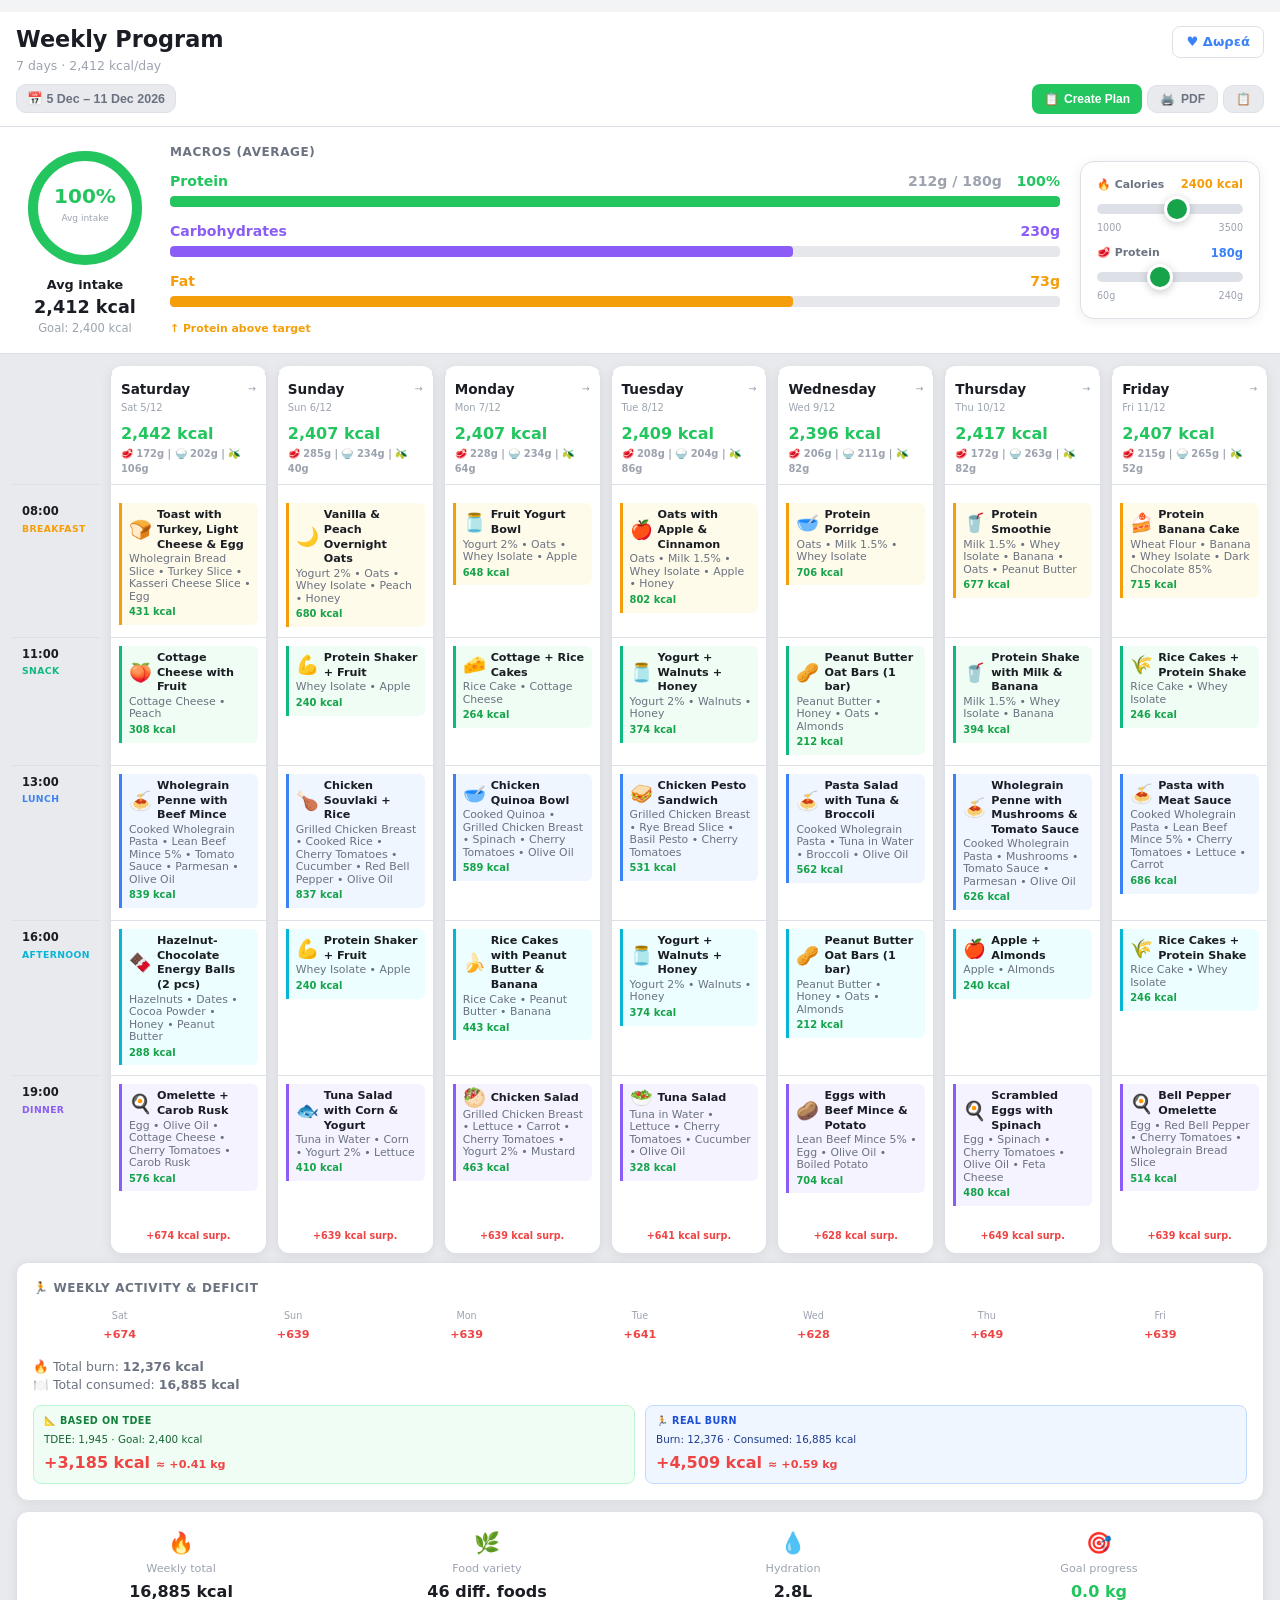
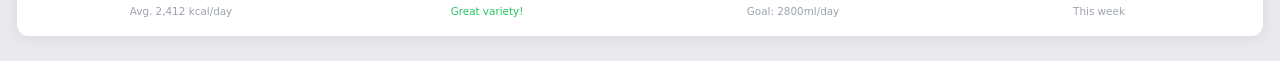
<file: _preview.html>
<!DOCTYPE html>
<html>
<head>
<meta charset="UTF-8">
<title>Preview</title>
<link rel="stylesheet" href="style.css">
<style>body{margin:0;background:#f3f4f6}</style>
</head>
<body>
<div id="page-week" class="page active"></div>

<script>
window.supabase = {
  createClient: () => ({
    auth: { signUp: async()=>({}), signInWithPassword: async()=>({}), signOut: async()=>{}, resetPasswordForEmail: async()=>({}), onAuthStateChange: ()=>{}, getSession: async()=>({data:{session:null}}) },
    from: () => ({ select: () => ({ eq: () => ({ maybeSingle: async()=>({}), order: () => ({ maybeSingle: async()=>({}) }) }) }) }),
  }),
};
window._currentUser = null;
window.localStorage = { getItem: () => null, setItem: () => {} };
</script>
<script src="data.js"></script>
<script src="supabase.js"></script>
<script src="i18n.js"></script>
<script src="script.js"></script>
<script>
  state.profile.weight = 80; state.profile.height = 178; state.profile.age = 30; state.profile.gender = 'male';
  state.goals.kcal = 2400; state.goals.protein = 180; state.goals.carbs = 220; state.goals.fat = 70;
  state.planCreated = true;
  state.planStartDate = new Date().toISOString().slice(0,10);
  state.week = generateSmartWeek('mixed', {});
  try { renderWeek(); } catch(e) {
    document.body.innerHTML = '<pre style="color:red;padding:20px">' + e.stack + '</pre>';
  }
</script>
</body>
</html>
</file>
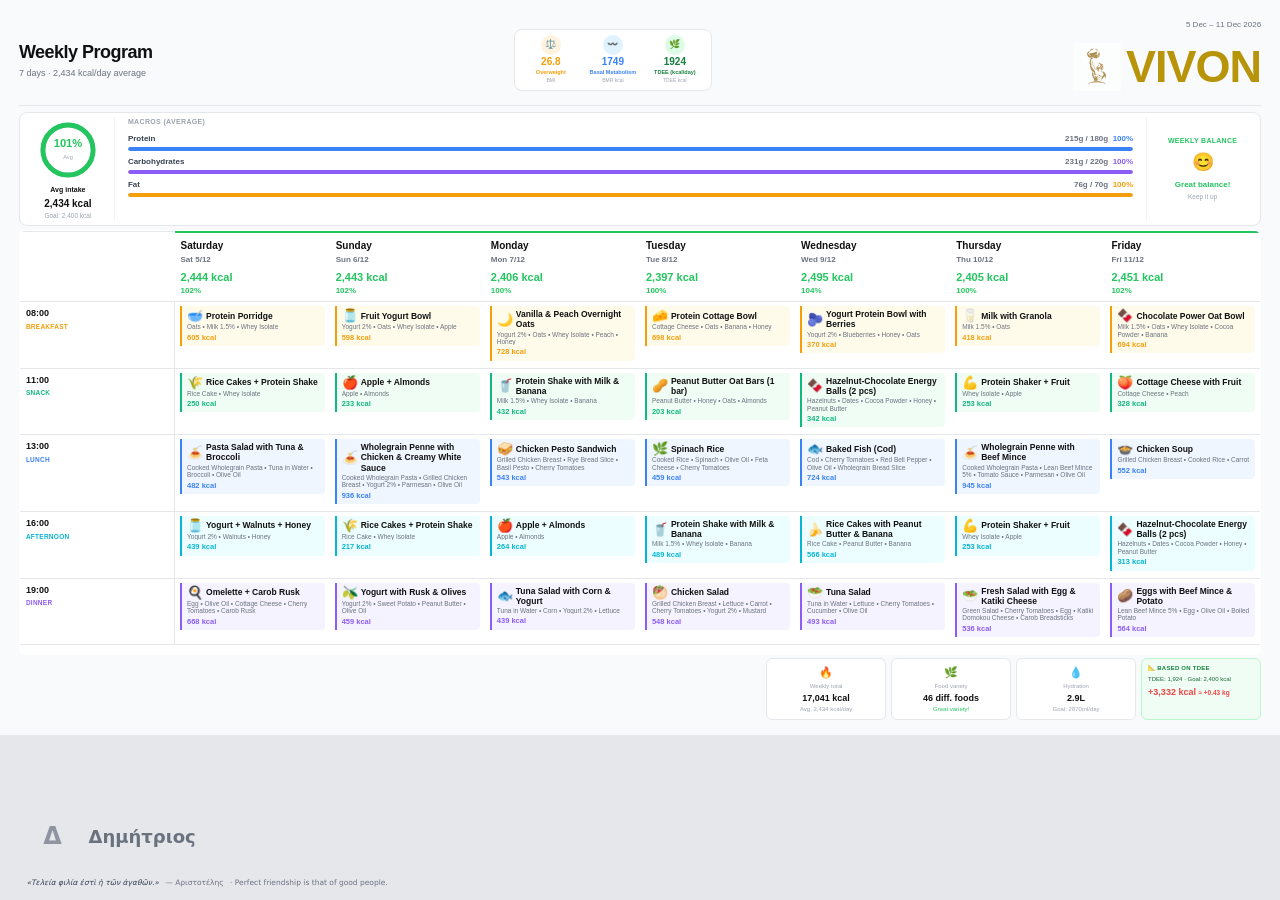
<file: _preview_pdf_week.html>
<!DOCTYPE html>
<html>
<head>
<meta charset="UTF-8">
<title>PDF Week Preview</title>
<link rel="stylesheet" href="style.css">
<style>body{margin:0;background:#e5e7eb}</style>
</head>
<body>
<div id="print-view"></div>
<script>
window.supabase = {
  createClient: () => ({
    auth: { signUp: async()=>({}), signInWithPassword: async()=>({}), signOut: async()=>{}, resetPasswordForEmail: async()=>({}), onAuthStateChange: ()=>{}, getSession: async()=>({data:{session:null}}) },
    from: () => ({ select: () => ({ eq: () => ({ maybeSingle: async()=>({}), order: () => ({ maybeSingle: async()=>({}) }) }) }) }),
  }),
};
window._currentUser = null;
window.localStorage = { getItem: () => null, setItem: () => {} };
window.print = () => {};
</script>
<script src="data.js"></script>
<script src="supabase.js"></script>
<script src="i18n.js"></script>
<script src="script.js"></script>
<script>
  state.profile.weight = 82; state.profile.height = 175; state.profile.age = 34; state.profile.gender = 'male';
  state.profile.name = 'Δημήτριος';
  state.goals.kcal = 2400; state.goals.protein = 180; state.goals.carbs = 220; state.goals.fat = 70;
  state.planCreated = true;
  state.planStartDate = new Date().toISOString().slice(0,10);
  state.week = generateSmartWeek('mixed', {});
  try { exportPDF_week(); } catch(e) {
    document.body.innerHTML = '<pre style="color:red;padding:20px">' + e.stack + '</pre>';
  }
</script>
</body>
</html>
</file>
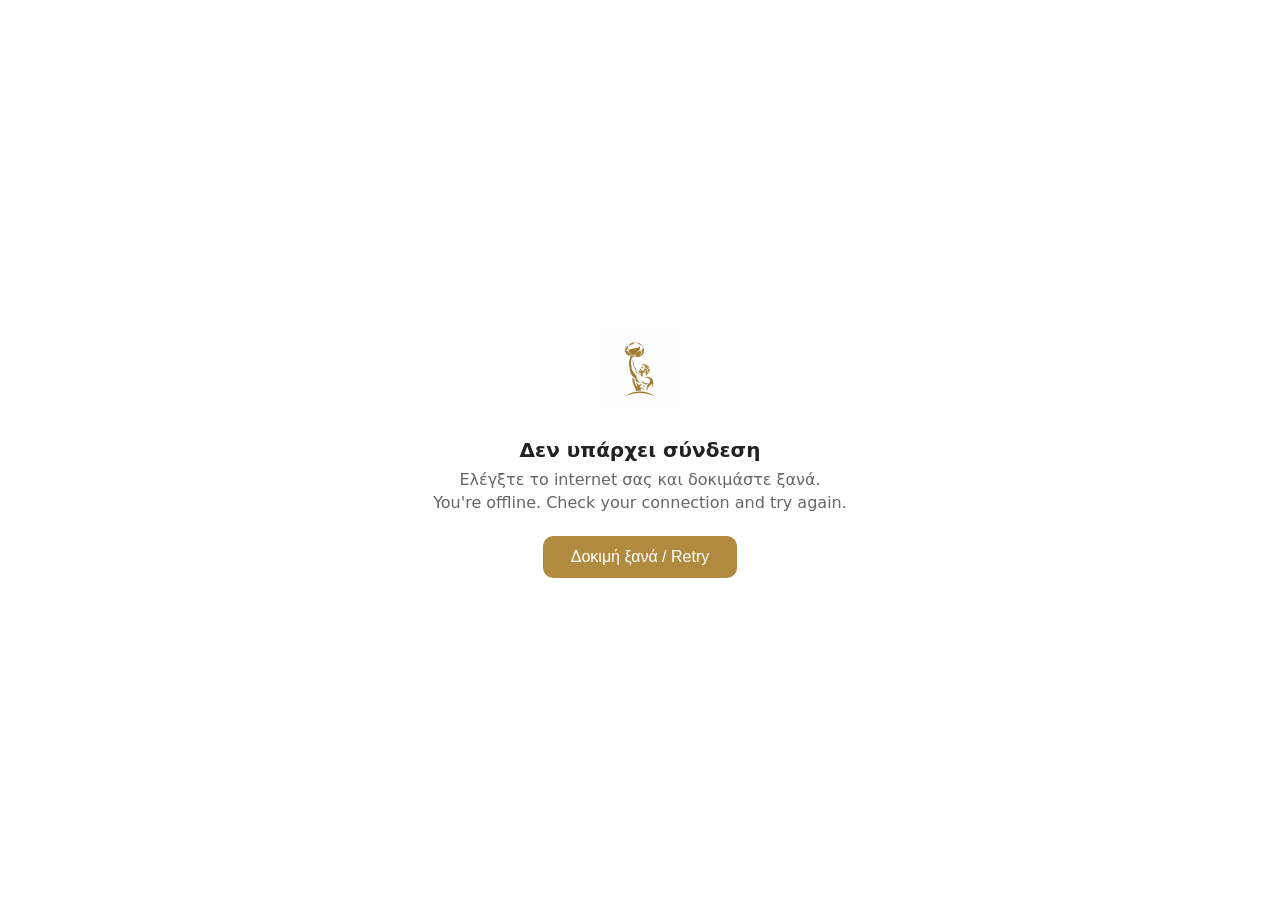
<file: offline.html>
<!DOCTYPE html>
<html lang="el">
<head>
  <meta charset="UTF-8">
  <meta name="viewport" content="width=device-width, initial-scale=1.0">
  <meta name="theme-color" content="#ffffff">
  <title>VIVON — Εκτός σύνδεσης</title>
  <style>
    body { margin: 0; min-height: 100vh; display: flex; align-items: center; justify-content: center;
           font-family: system-ui, -apple-system, "Segoe UI", Roboto, sans-serif; background: #fff; color: #222;
           text-align: center; padding: 24px; box-sizing: border-box; }
    img { width: 96px; height: 96px; }
    h1 { font-size: 20px; margin: 16px 0 8px; }
    p { color: #666; margin: 4px 0; }
    button { margin-top: 20px; padding: 12px 28px; border: 0; border-radius: 10px; background: #b08a3e;
             color: #fff; font-size: 16px; cursor: pointer; }
  </style>
</head>
<body>
  <main>
    <img src="/icons/icon-192.png" alt="VIVON">
    <h1>Δεν υπάρχει σύνδεση</h1>
    <p>Ελέγξτε το internet σας και δοκιμάστε ξανά.</p>
    <p lang="en">You're offline. Check your connection and try again.</p>
    <button onclick="location.reload()">Δοκιμή ξανά / Retry</button>
  </main>
</body>
</html>
</file>
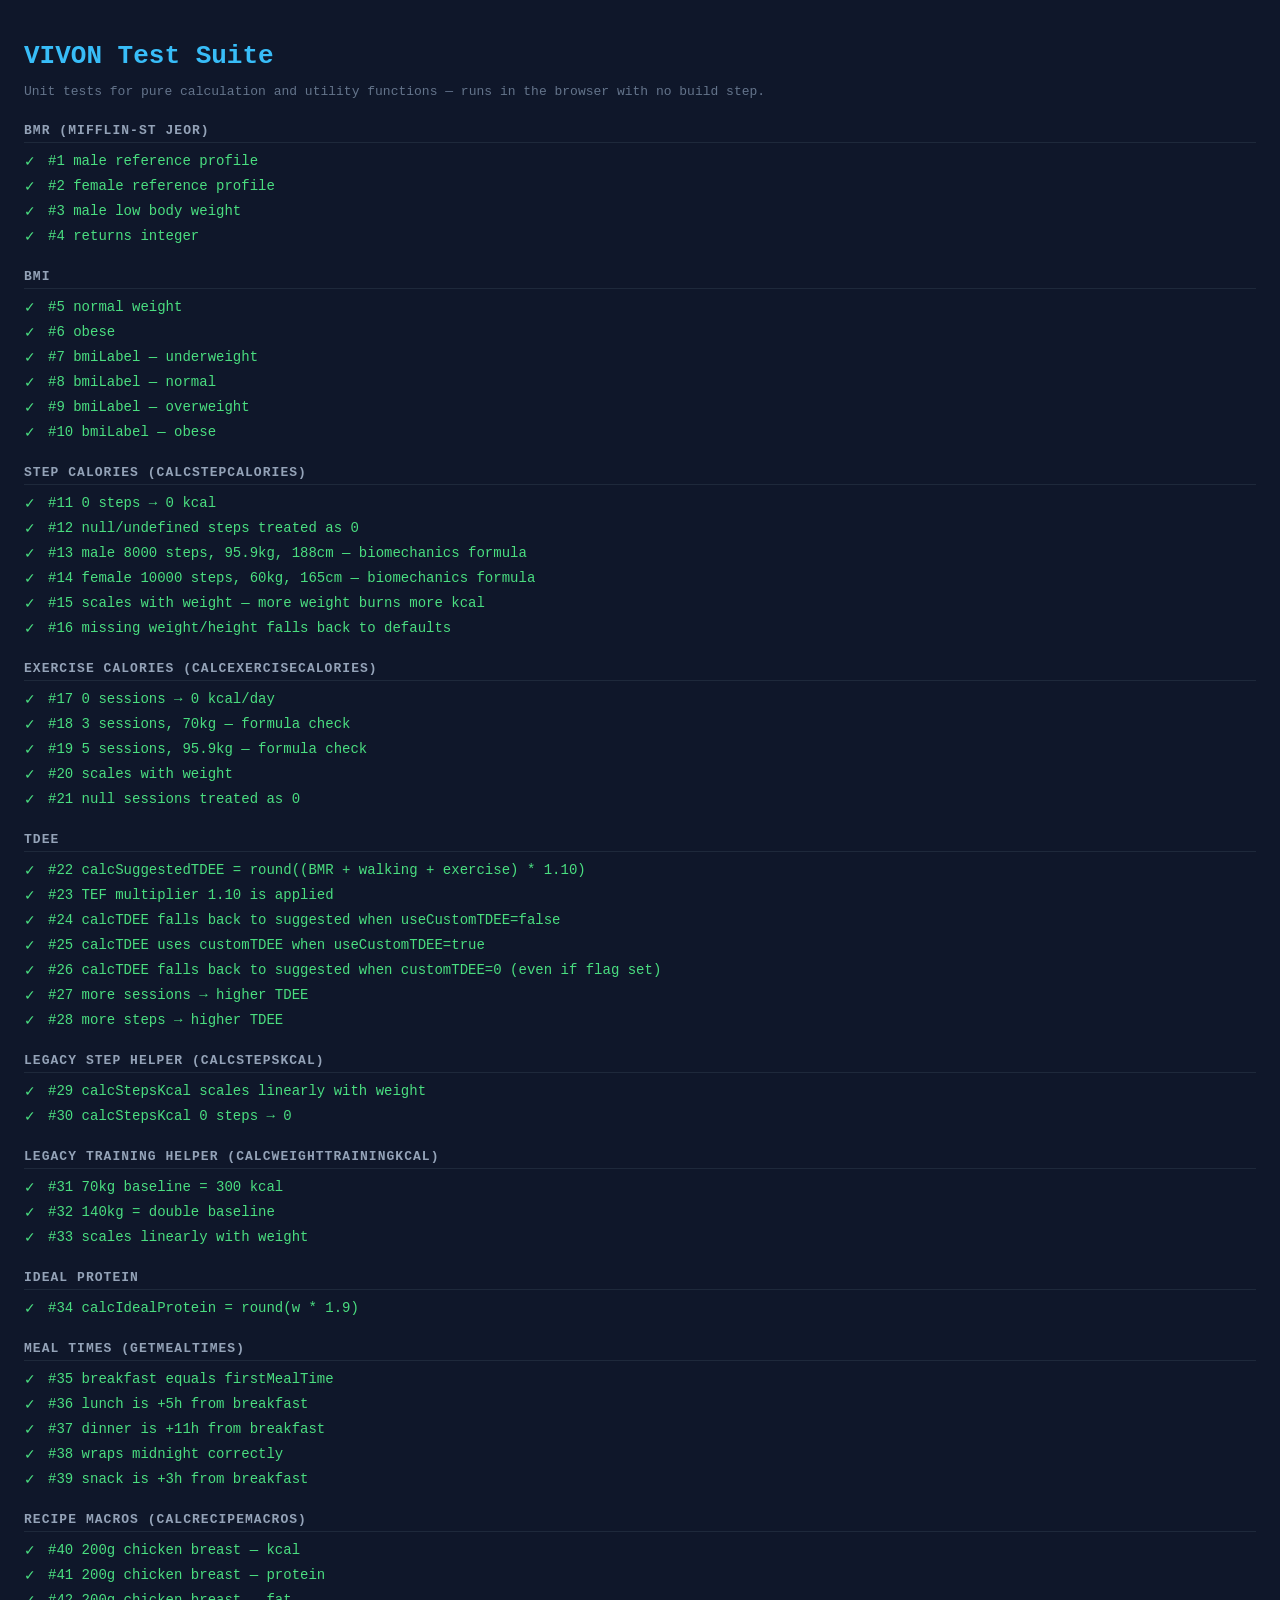
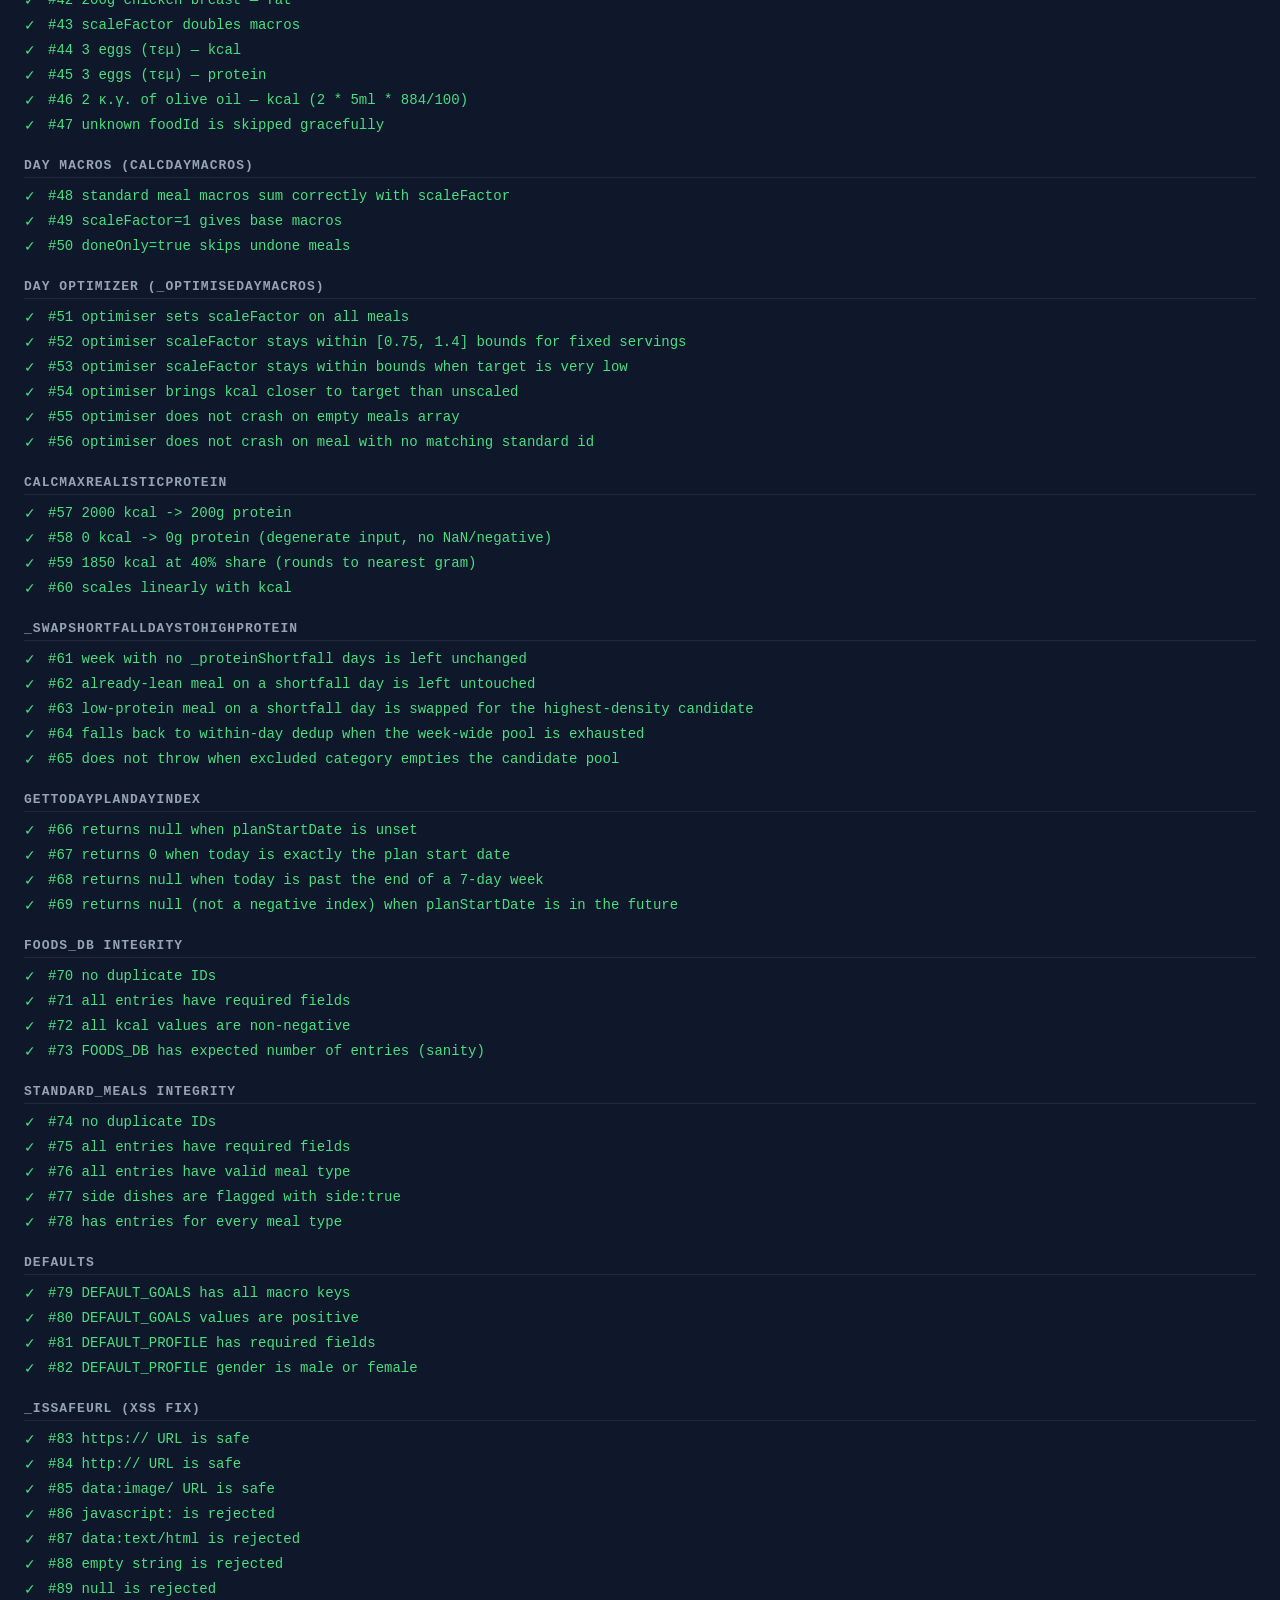
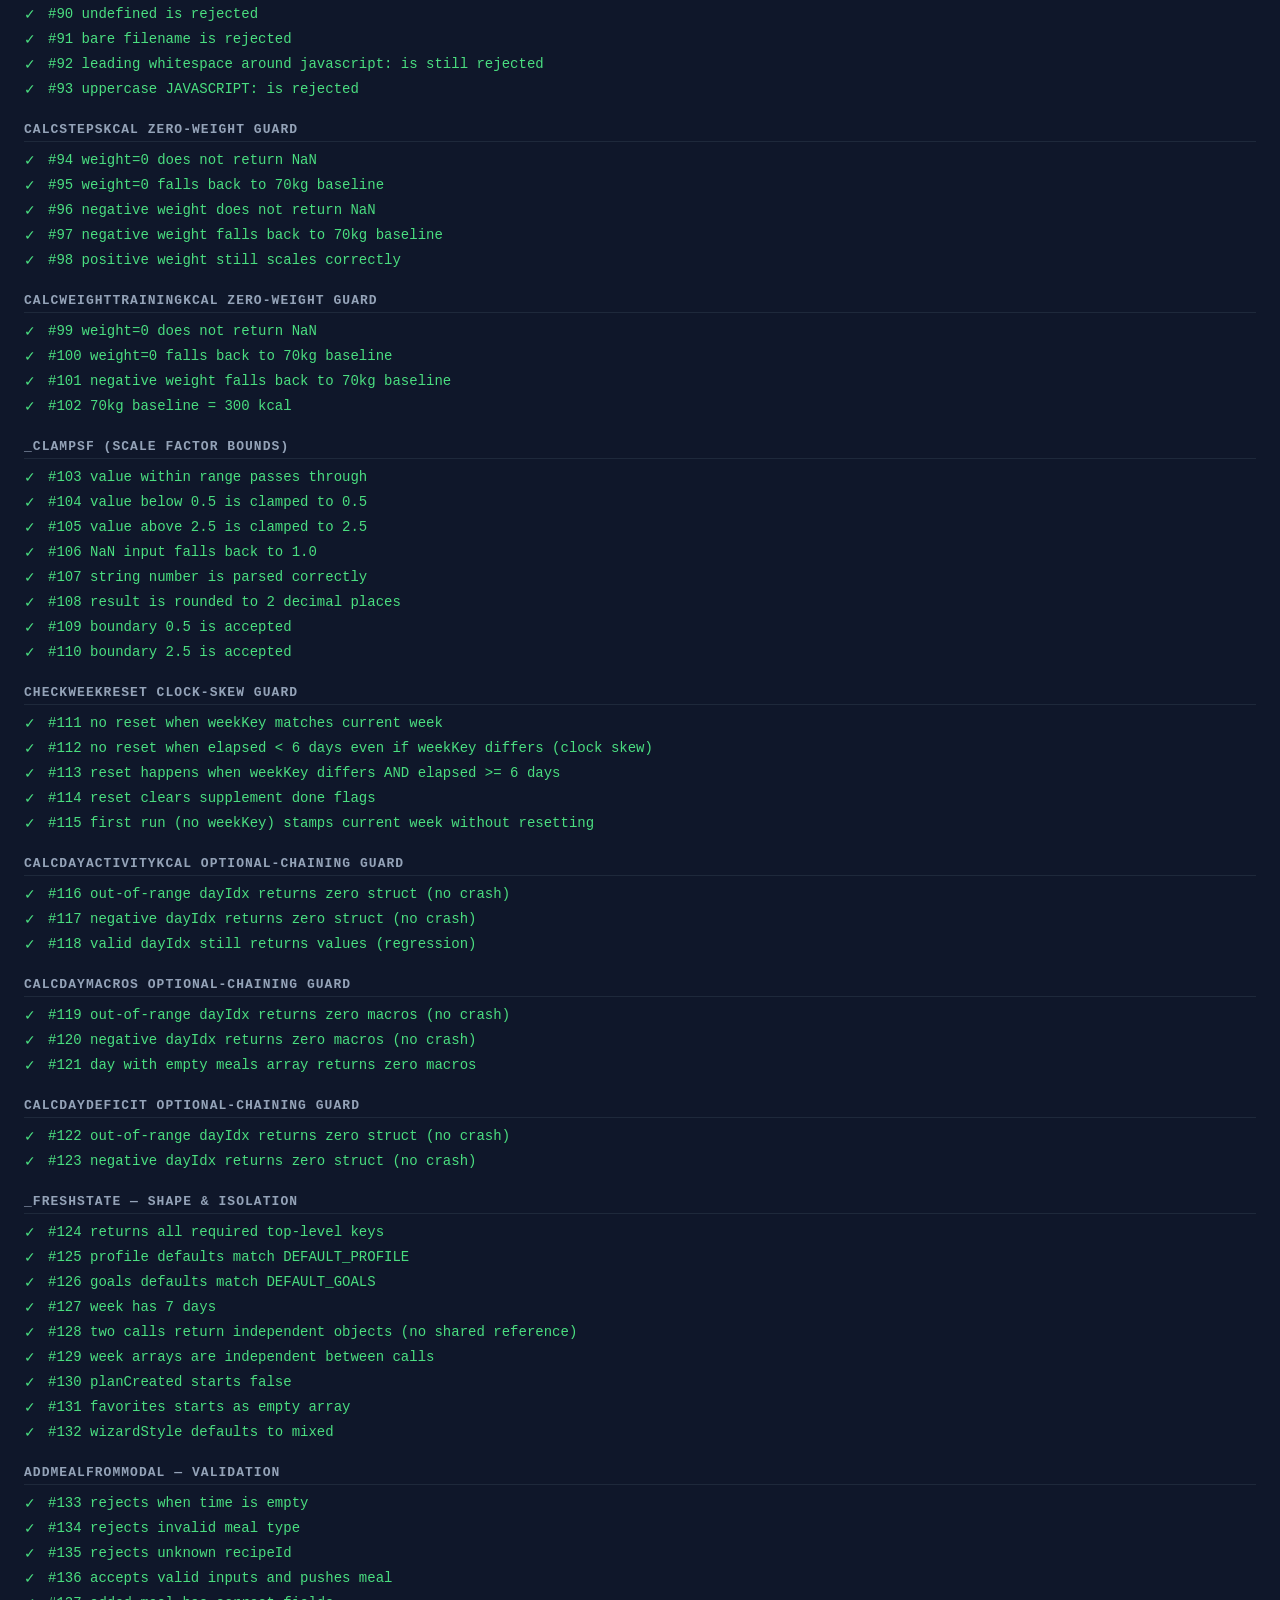
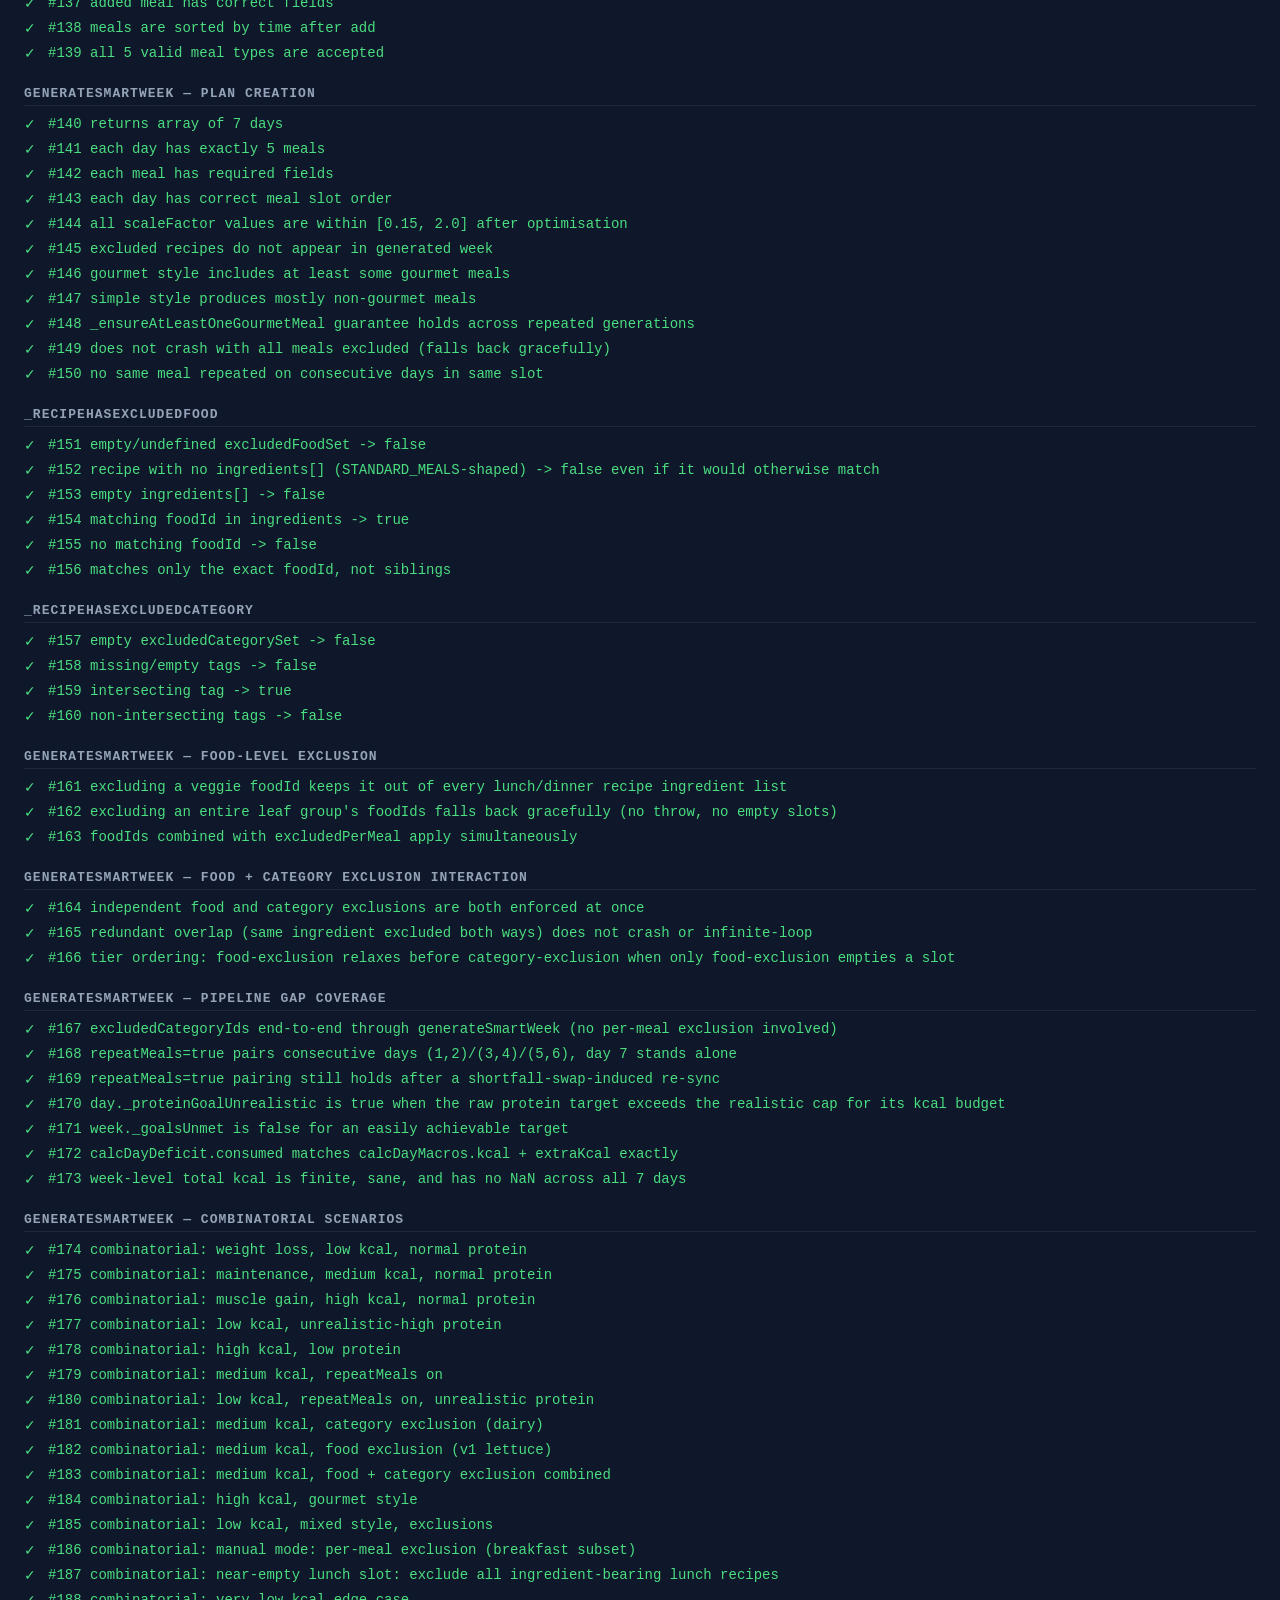
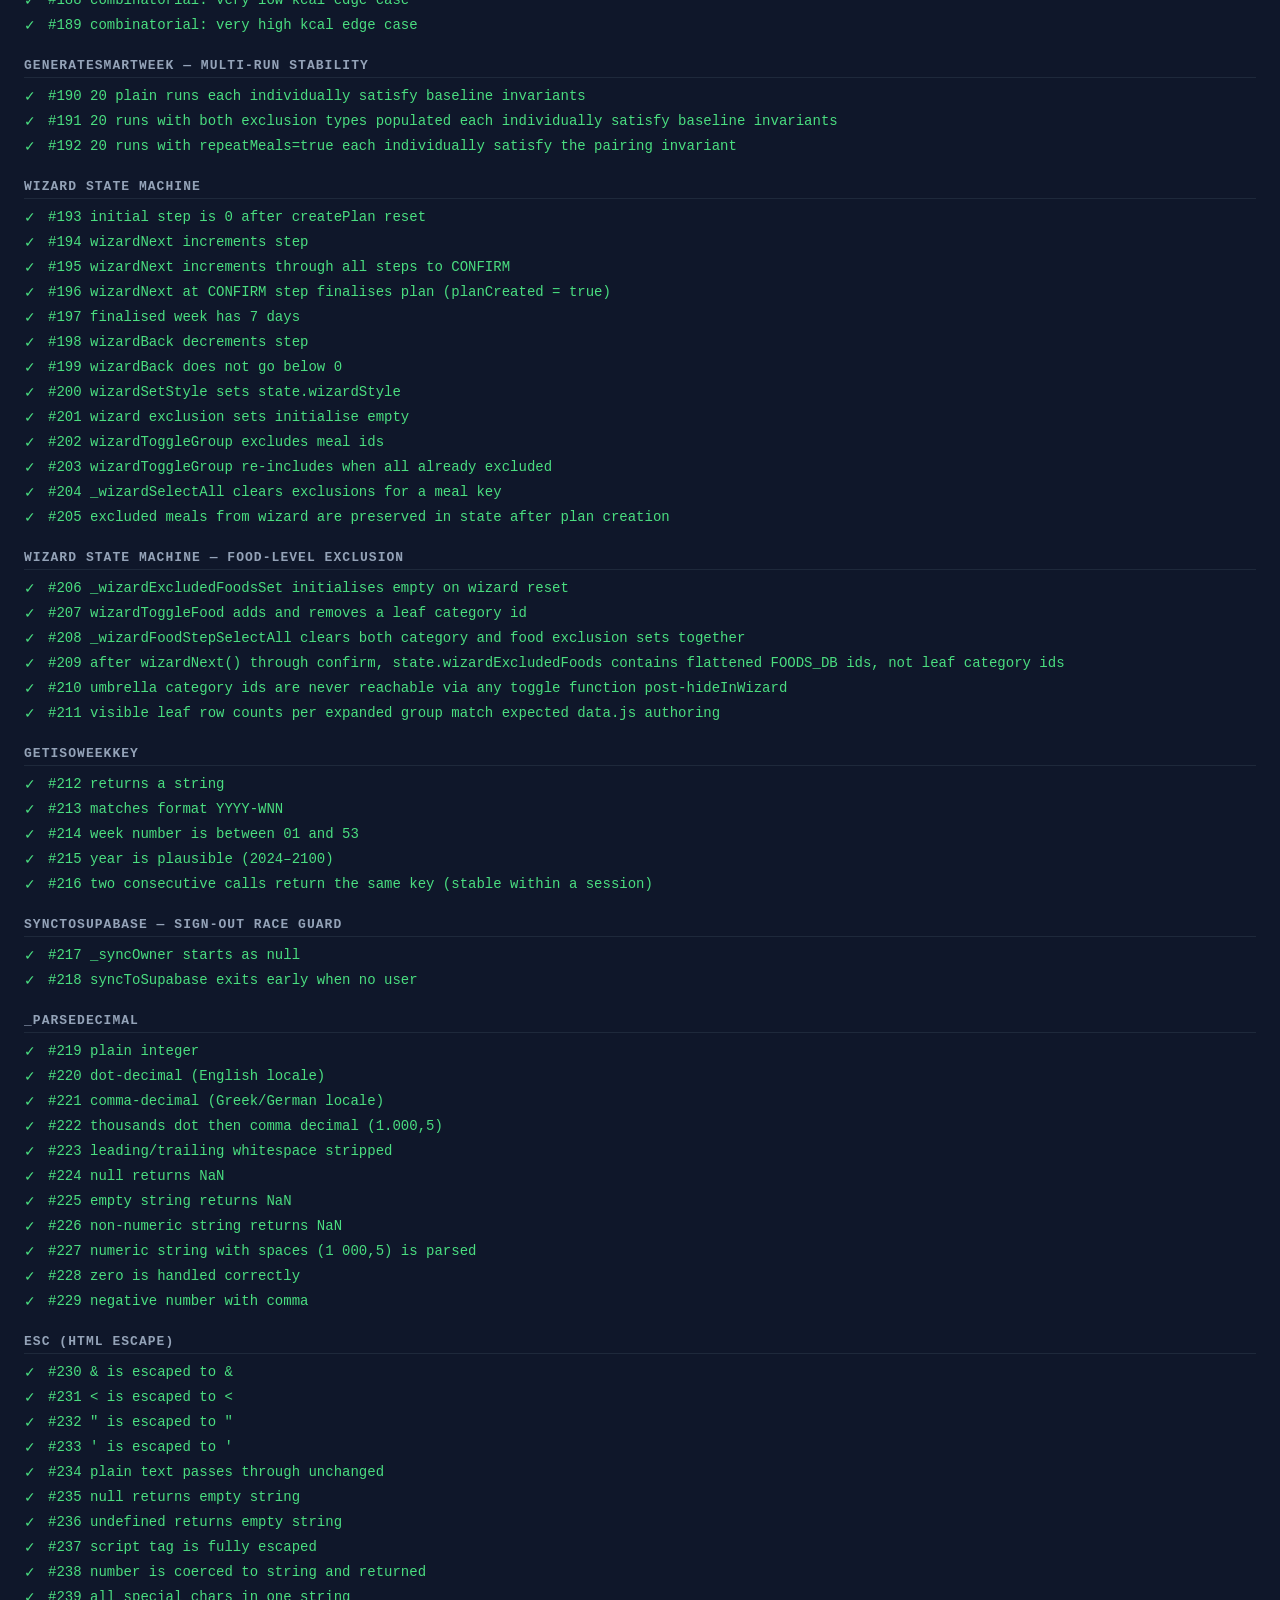
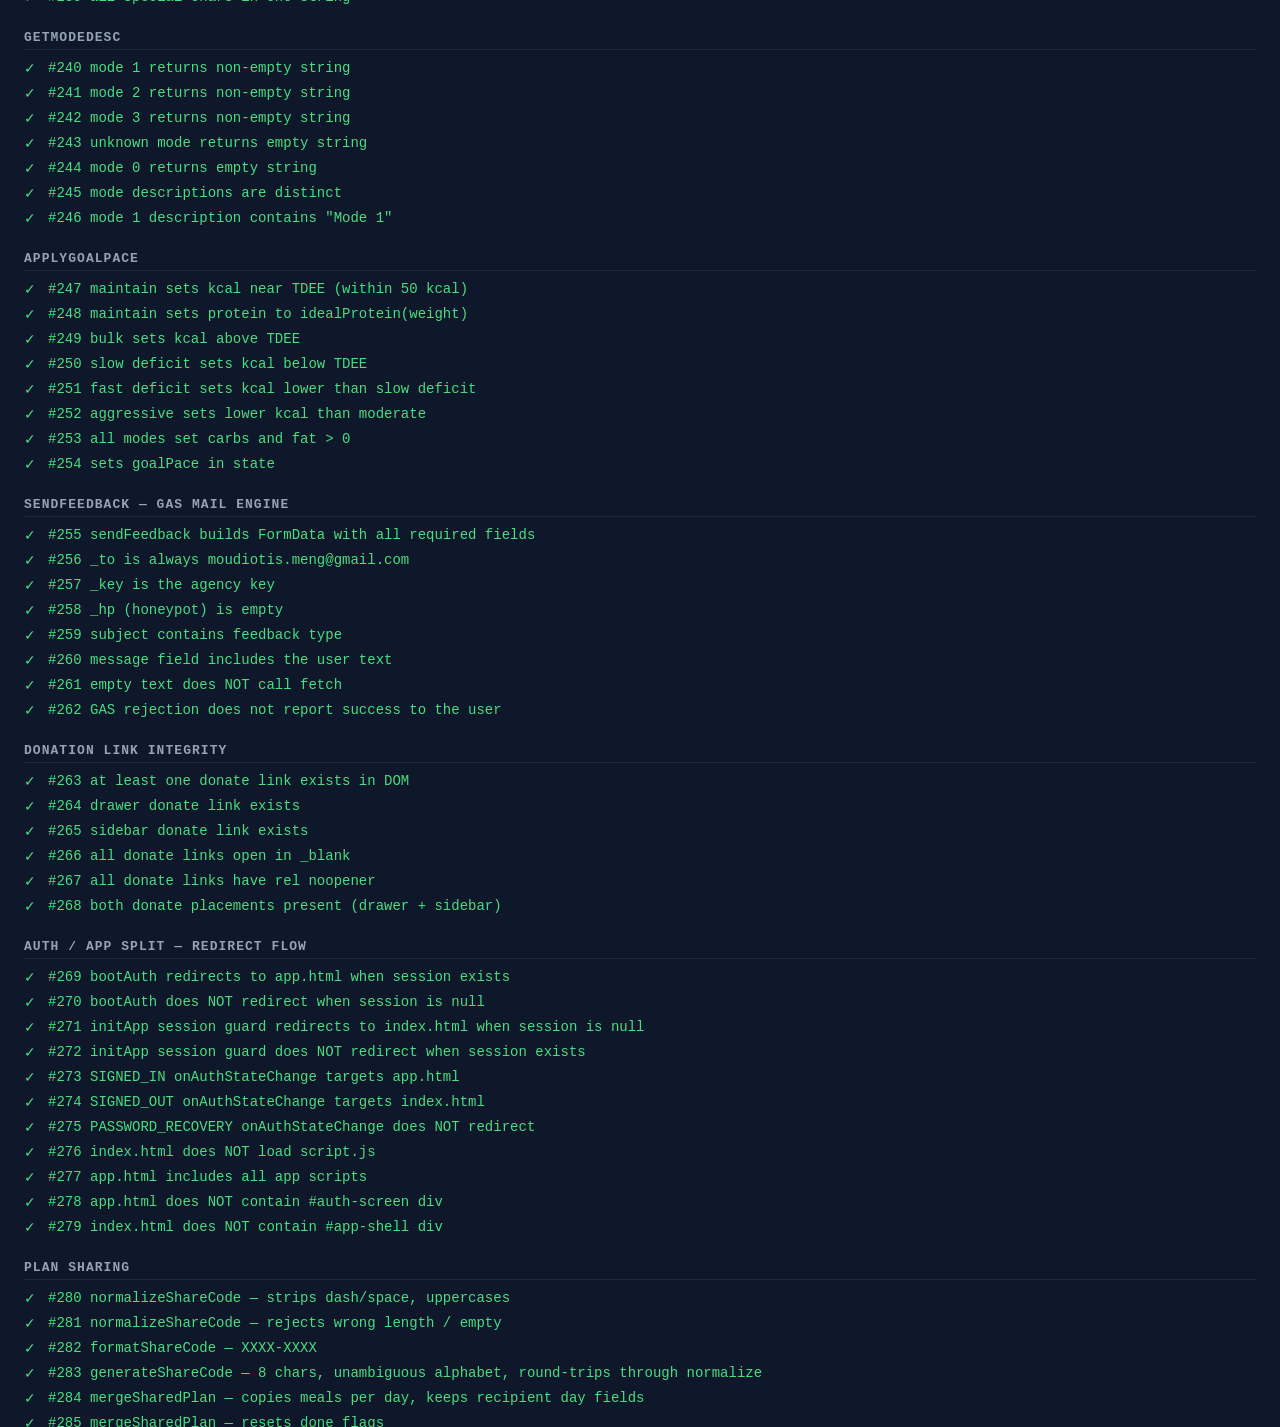
<file: tests.html>
<!DOCTYPE html>
<html lang="en">
<head>
  <link rel="icon" type="image/x-icon" href="/favicon.ico">
  <meta charset="UTF-8">
  <title>VIVON — Test Suite</title>
  <style>
    body { font-family: monospace; padding: 24px; background: #0f172a; color: #e2e8f0; margin: 0; }
    h1 { color: #38bdf8; margin-bottom: 4px; }
    .subtitle { color: #64748b; margin-bottom: 24px; font-size: 13px; }
    .suite { margin-bottom: 20px; }
    .suite-name { color: #94a3b8; font-size: 13px; font-weight: bold; text-transform: uppercase;
                  letter-spacing: .08em; margin-bottom: 6px; border-bottom: 1px solid #1e293b; padding-bottom: 4px; }
    .test { padding: 4px 0; font-size: 14px; display: flex; align-items: flex-start; gap: 8px; }
    .pass { color: #4ade80; }
    .fail { color: #f87171; }
    .icon { flex-shrink: 0; width: 16px; }
    .msg  { color: #fbbf24; font-size: 12px; margin-left: 24px; }
    #summary { margin-top: 24px; padding: 12px 16px; border-radius: 8px; font-size: 15px; font-weight: bold; }
    .summary-pass { background: #14532d; color: #4ade80; }
    .summary-fail { background: #7f1d1d; color: #fca5a5; }
  </style>
</head>
<body>

<h1>VIVON Test Suite</h1>
<p class="subtitle">Unit tests for pure calculation and utility functions — runs in the browser with no build step.</p>
<div id="output"></div>
<div id="summary"></div>

<!--
  Load stubs BEFORE data.js / script.js so browser globals exist.
  We mock window.supabase so supabase.js doesn't crash, and skip auth.js
  (it only sets up UI event listeners that don't affect the functions under test).
-->
<script>
// ── stubs so supabase.js and script.js initialise without errors ──
window.supabase = {
  createClient: () => ({
    auth: {
      signUp: async () => ({}),
      signInWithPassword: async () => ({}),
      signOut: async () => {},
      resetPasswordForEmail: async () => ({}),
      onAuthStateChange: () => {},
      getSession: async () => ({ data: { session: null } }),
    },
    from: () => ({ select: () => ({ eq: () => ({ maybeSingle: async () => ({}), order: () => ({ maybeSingle: async () => ({}) }) }) }) }),
  }),
};
window._currentUser = null;
window.localStorage = { getItem: () => null, setItem: () => {} };
</script>
<script src="data.js"></script>
<script src="supabase.js"></script>
<script src="i18n.js"></script>
<script src="script.js"></script>

<script>
// ══════════════════════════════════════════════════════════════════
// Micro test runner
// ══════════════════════════════════════════════════════════════════
const results = [];
let currentSuite = '';

function suite(name) { currentSuite = name; }

let _testCounter = 0;
// test() is called synchronously ~300 times as the script loads, but several
// tests are async (sendFeedback, syncToSupabase) and share mutable closure
// state (e.g. _lastGasCall, window.fetch overrides) across the suite — they
// assume one test fully finishes before the next starts, exactly like a
// normal synchronous test would. Without serialization, an async fn() only
// runs its synchronous prefix before test() returns and the *next* test's
// synchronous prefix (which typically resets that shared state) runs before
// the first one's awaited continuation resumes — a classic interleaving
// race that manifests as "fetch not called" on tests that never actually
// ran wrong, they just got their setup stomped by a neighboring test.
// _testChain serializes every test (sync or async) onto one promise queue
// so execution order always matches declaration order, and the final
// render (below) awaits _testChain so results[].pass reflects real outcomes.
let _testChain = Promise.resolve();

function test(name, fn) {
  _testCounter++;
  const numbered = `#${_testCounter} ${name}`;
  const entry = { suite: currentSuite, name: numbered, pass: true };
  results.push(entry);
  _testChain = _testChain.then(() => {
    try {
      const ret = fn();
      if (ret && typeof ret.then === 'function') {
        return ret.catch(e => { entry.pass = false; entry.msg = e.message; });
      }
    } catch (e) {
      entry.pass = false;
      entry.msg = e.message;
    }
  });
}

function assert(condition, msg) {
  if (!condition) throw new Error(msg || 'Assertion failed');
}

function assertEq(actual, expected, label) {
  if (actual !== expected)
    throw new Error(`${label || ''}: expected ${JSON.stringify(expected)}, got ${JSON.stringify(actual)}`);
}

function assertNear(actual, expected, tol, label) {
  if (Math.abs(actual - expected) > tol)
    throw new Error(`${label || ''}: expected ≈${expected} (±${tol}), got ${actual}`);
}

// ══════════════════════════════════════════════════════════════════
// SUITE 1 — BMR (Mifflin-St Jeor)
// ══════════════════════════════════════════════════════════════════
suite('BMR (Mifflin-St Jeor)');

test('male reference profile', () => {
  // 10*95.9 + 6.25*188 - 5*34 + 5 = 959 + 1175 - 170 + 5 = 1969
  const bmr = calcBMR({ gender: 'male', weight: 95.9, height: 188, age: 34 });
  assertEq(bmr, 1969, 'male BMR');
});

test('female reference profile', () => {
  // 10*60 + 6.25*165 - 5*30 - 161 = 600 + 1031.25 - 150 - 161 = 1320
  const bmr = calcBMR({ gender: 'female', weight: 60, height: 165, age: 30 });
  assertEq(bmr, 1320, 'female BMR');
});

test('male low body weight', () => {
  const bmr = calcBMR({ gender: 'male', weight: 55, height: 170, age: 25 });
  // 10*55 + 6.25*170 - 5*25 + 5 = 550 + 1062.5 - 125 + 5 = 1493
  assertEq(bmr, 1493, 'low-weight male');
});

test('returns integer', () => {
  const bmr = calcBMR({ gender: 'male', weight: 75.7, height: 177, age: 28 });
  assertEq(bmr, Math.round(bmr), 'must be integer');
});

// ══════════════════════════════════════════════════════════════════
// SUITE 2 — BMI
// ══════════════════════════════════════════════════════════════════
suite('BMI');

test('normal weight', () => {
  // 70 / (1.75^2) = 70/3.0625 ≈ 22.9
  assertEq(calcBMI(70, 175), '22.9', 'normal BMI');
});

test('obese', () => {
  // 100 / (1.70^2) = 100/2.89 ≈ 34.6
  assertEq(calcBMI(100, 170), '34.6', 'obese BMI');
});

// Test harness stubs localStorage.getItem to always return null, so i18n's
// _currentLang defaults to 'en' — these assert the English strings to match.
test('bmiLabel — underweight', () => {
  assertEq(bmiLabel(17).label, 'Underweight');
});

test('bmiLabel — normal', () => {
  assertEq(bmiLabel(22).label, 'Normal');
});

test('bmiLabel — overweight', () => {
  assertEq(bmiLabel(27).label, 'Overweight');
});

test('bmiLabel — obese', () => {
  assertEq(bmiLabel(32).label, 'Obese');
});

// ══════════════════════════════════════════════════════════════════
// SUITE 3 — Step calorie calculation (biomechanics formula)
// calcStepCalories(steps, weightKg, heightCm, gender)
// stepLength (m) = height_m * 0.415 (male) or * 0.413 (female)
// distanceKm = steps * stepLength / 1000
// kcal = round(weight * distanceKm * 0.53)
// ══════════════════════════════════════════════════════════════════
suite('Step Calories (calcStepCalories)');

test('0 steps → 0 kcal', () => {
  assertEq(calcStepCalories(0, 95.9, 188, 'male'), 0);
});

test('null/undefined steps treated as 0', () => {
  assertEq(calcStepCalories(null, 70, 170, 'male'), 0);
  assertEq(calcStepCalories(undefined, 70, 170, 'male'), 0);
});

test('male 8000 steps, 95.9kg, 188cm — biomechanics formula', () => {
  // stepLength = 1.88 * 0.415 = 0.7802m
  // distance = 8000 * 0.7802 / 1000 = 6.2416 km
  // kcal = round(95.9 * 6.2416 * 0.53) = round(317.56) = 318
  const expected = Math.round(95.9 * (8000 * (1.88 * 0.415) / 1000) * 0.53);
  assertEq(calcStepCalories(8000, 95.9, 188, 'male'), expected);
});

test('female 10000 steps, 60kg, 165cm — biomechanics formula', () => {
  // stepLength = 1.65 * 0.413 = 0.68145m
  // distance = 10000 * 0.68145 / 1000 = 6.8145 km
  // kcal = round(60 * 6.8145 * 0.53) = round(216.82) = 217
  const expected = Math.round(60 * (10000 * (1.65 * 0.413) / 1000) * 0.53);
  assertEq(calcStepCalories(10000, 60, 165, 'female'), expected);
});

test('scales with weight — more weight burns more kcal', () => {
  const light = calcStepCalories(8000, 60, 175, 'male');
  const heavy  = calcStepCalories(8000, 100, 175, 'male');
  assert(heavy > light, `heavy (${heavy}) should > light (${light})`);
});

test('missing weight/height falls back to defaults', () => {
  // Should not throw — uses 70kg / 170cm defaults
  const result = calcStepCalories(5000, null, null, 'male');
  assert(result >= 0, 'should return non-negative');
});

// ══════════════════════════════════════════════════════════════════
// SUITE 4 — Exercise calorie calculation
// calcExerciseCalories(sessionsPerWeek, weightKg)
// MET=5.5, 1h/session → (MET * weight * hours * sessions) / 7
// ══════════════════════════════════════════════════════════════════
suite('Exercise Calories (calcExerciseCalories)');

test('0 sessions → 0 kcal/day', () => {
  assertEq(calcExerciseCalories(0, 80), 0);
});

test('3 sessions, 70kg — formula check', () => {
  // (5.5 * 70 * 1.0 * 3) / 7 = 1155 / 7 = 165
  assertEq(calcExerciseCalories(3, 70), Math.round(5.5 * 70 * 1.0 * 3 / 7));
});

test('5 sessions, 95.9kg — formula check', () => {
  const expected = Math.round(5.5 * 95.9 * 1.0 * 5 / 7);
  assertEq(calcExerciseCalories(5, 95.9), expected);
});

test('scales with weight', () => {
  const light = calcExerciseCalories(3, 60);
  const heavy  = calcExerciseCalories(3, 120);
  assert(heavy > light, `heavy (${heavy}) should > light (${light})`);
});

test('null sessions treated as 0', () => {
  assertEq(calcExerciseCalories(null, 80), 0);
});

// ══════════════════════════════════════════════════════════════════
// SUITE 5 — TDEE (calcSuggestedTDEE and calcTDEE)
// calcSuggestedTDEE(p) = round((BMR + walking + exercise) * 1.10)
// activity field = sessions/week (0, 2, 3, 5, 7)
// ══════════════════════════════════════════════════════════════════
suite('TDEE');

// Reference profile: sessions/week-based activity
const profileA = { gender: 'male', weight: 95.9, height: 188, age: 34, activity: 3, dailySteps: 8000 };

test('calcSuggestedTDEE = round((BMR + walking + exercise) * 1.10)', () => {
  const bmr      = calcBMR(profileA);
  const walking  = calcStepCalories(8000, 95.9, 188, 'male');
  const exercise = calcExerciseCalories(3, 95.9);
  const expected = Math.round((bmr + walking + exercise) * 1.10);
  assertEq(calcSuggestedTDEE(profileA), expected, 'suggestedTDEE');
});

test('TEF multiplier 1.10 is applied', () => {
  const p = { gender: 'male', weight: 80, height: 180, age: 30, activity: 0, dailySteps: 0 };
  const bmr = calcBMR(p);
  const expected = Math.round(bmr * 1.10);
  assertEq(calcSuggestedTDEE(p), expected, 'zero activity → BMR * 1.10');
});

test('calcTDEE falls back to suggested when useCustomTDEE=false', () => {
  const p = { ...profileA, useCustomTDEE: false, customTDEE: 9999 };
  assertEq(calcTDEE(p), calcSuggestedTDEE(p));
});

test('calcTDEE uses customTDEE when useCustomTDEE=true', () => {
  const p = { ...profileA, useCustomTDEE: true, customTDEE: 2200 };
  assertEq(calcTDEE(p), 2200);
});

test('calcTDEE falls back to suggested when customTDEE=0 (even if flag set)', () => {
  const p = { ...profileA, useCustomTDEE: true, customTDEE: 0 };
  assertEq(calcTDEE(p), calcSuggestedTDEE(p));
});

test('more sessions → higher TDEE', () => {
  const p0 = { ...profileA, activity: 0 };
  const p5 = { ...profileA, activity: 5 };
  assert(calcSuggestedTDEE(p5) > calcSuggestedTDEE(p0), 'more sessions = more TDEE');
});

test('more steps → higher TDEE', () => {
  const pLow  = { ...profileA, dailySteps: 2000 };
  const pHigh = { ...profileA, dailySteps: 15000 };
  assert(calcSuggestedTDEE(pHigh) > calcSuggestedTDEE(pLow), 'more steps = more TDEE');
});

// ══════════════════════════════════════════════════════════════════
// SUITE 6 — Legacy step kcal helper (calcStepsKcal)
// Simple linear formula: steps * 0.04 * (weight/70)
// ══════════════════════════════════════════════════════════════════
suite('Legacy step helper (calcStepsKcal)');

test('calcStepsKcal scales linearly with weight', () => {
  assertEq(calcStepsKcal(8000, 70),   Math.round(8000 * 0.04), '70 kg baseline');
  assertEq(calcStepsKcal(8000, 95.9), Math.round(8000 * 0.04 * (95.9 / 70)), '95.9 kg');
});

test('calcStepsKcal 0 steps → 0', () => {
  assertEq(calcStepsKcal(0, 80), 0);
});

// ══════════════════════════════════════════════════════════════════
// SUITE 7 — Legacy weight-training kcal helper (calcWeightTrainingKcal)
// Formula: round(5 * 60 * (weight / 70))
// ══════════════════════════════════════════════════════════════════
suite('Legacy training helper (calcWeightTrainingKcal)');

test('70kg baseline = 300 kcal', () => {
  assertEq(calcWeightTrainingKcal(70), Math.round(5 * 60 * (70 / 70)));
});

test('140kg = double baseline', () => {
  assertEq(calcWeightTrainingKcal(140), Math.round(5 * 60 * (140 / 70)));
});

test('scales linearly with weight', () => {
  const a = calcWeightTrainingKcal(80);
  const b = calcWeightTrainingKcal(160);
  assertEq(b, a * 2, 'double weight = double kcal');
});

// ══════════════════════════════════════════════════════════════════
// SUITE 8 — Ideal protein
// ══════════════════════════════════════════════════════════════════
suite('Ideal protein');

test('calcIdealProtein = round(w * 1.9)', () => {
  assertEq(calcIdealProtein(95.9), Math.round(95.9 * 1.9));
  assertEq(calcIdealProtein(60),   Math.round(60   * 1.9));
  assertEq(calcIdealProtein(70),   Math.round(70   * 1.9));
});

// ══════════════════════════════════════════════════════════════════
// SUITE 9 — Meal times
// ══════════════════════════════════════════════════════════════════
suite('Meal times (getMealTimes)');

test('breakfast equals firstMealTime', () => {
  state.profile.firstMealTime = '08:00';
  assertEq(getMealTimes().breakfast, '08:00');
});

test('lunch is +5h from breakfast', () => {
  state.profile.firstMealTime = '08:00';
  assertEq(getMealTimes().lunch, '13:00');
});

test('dinner is +11h from breakfast', () => {
  state.profile.firstMealTime = '08:00';
  assertEq(getMealTimes().dinner, '19:00');
});

test('wraps midnight correctly', () => {
  state.profile.firstMealTime = '22:00';
  // dinner = 22:00 + 11h = 09:00 next day (mod 24)
  assertEq(getMealTimes().dinner, '09:00');
});

test('snack is +3h from breakfast', () => {
  state.profile.firstMealTime = '07:30';
  assertEq(getMealTimes().snack, '10:30');
});

// ══════════════════════════════════════════════════════════════════
// SUITE 10 — Recipe macro calculation
// ══════════════════════════════════════════════════════════════════
suite('Recipe macros (calcRecipeMacros)');

// Minimal single-ingredient recipe: 200g chicken breast (f1: kcal=165, p=31 per 100g)
const chickenRecipe = {
  ingredients: [{ foodId: 'f1', qty: 200 }]
};

test('200g chicken breast — kcal', () => {
  assertEq(calcRecipeMacros(chickenRecipe).kcal, 330);
});

test('200g chicken breast — protein', () => {
  assertEq(calcRecipeMacros(chickenRecipe).p, 62);
});

test('200g chicken breast — fat', () => {
  // 3.6 * 2 = 7.2 → Math.round = 7
  assertEq(calcRecipeMacros(chickenRecipe).f, 7);
});

test('scaleFactor doubles macros', () => {
  const base   = calcRecipeMacros(chickenRecipe);
  const scaled = calcRecipeMacros(chickenRecipe, 2);
  assertEq(scaled.kcal, base.kcal * 2, 'kcal * 2');
  assertEq(scaled.p,    base.p    * 2, 'p * 2');
});

// Unit = 'τεμ' (egg, f7: kcal=78, p=6 per unit)
const eggRecipe = { ingredients: [{ foodId: 'f7', qty: 3 }] };

test('3 eggs (τεμ) — kcal', () => {
  assertEq(calcRecipeMacros(eggRecipe).kcal, 234);
});

test('3 eggs (τεμ) — protein', () => {
  assertEq(calcRecipeMacros(eggRecipe).p, 18);
});

// Unit = 'κ.γ.' (κουταλάκι γλυκού = 5ml, l1: kcal=884/100ml)
const sprayRecipe = { ingredients: [{ foodId: 'l1', qty: 2 }] }; // 2 κ.γ. = 10ml

test('2 κ.γ. of olive oil — kcal (2 * 5ml * 884/100)', () => {
  const expected = Math.round(2 * 5 * 884 / 100);
  assertEq(calcRecipeMacros(sprayRecipe).kcal, expected);
});

test('unknown foodId is skipped gracefully', () => {
  const r = { ingredients: [{ foodId: 'DOES_NOT_EXIST', qty: 100 }] };
  const m = calcRecipeMacros(r);
  assertEq(m.kcal, 0);
  assertEq(m.p,    0);
});

// ══════════════════════════════════════════════════════════════════
// SUITE 11 — Day macro calculation
// ══════════════════════════════════════════════════════════════════
suite('Day macros (calcDayMacros)');

test('standard meal macros sum correctly with scaleFactor', () => {
  // sm2: kcal_est=136, p=16, c=8, f=8
  const sm = STANDARD_MEALS.find(s => s.id === 'sm2');
  assert(sm, 'sm2 must exist in STANDARD_MEALS');
  const fakeDayIdx = 0;
  const origDay = state.week[fakeDayIdx];
  state.week[fakeDayIdx] = {
    meals: [{ standardId: 'sm2', scaleFactor: 1.5, done: false }]
  };
  const m = calcDayMacros(fakeDayIdx);
  assertEq(m.kcal, Math.round(sm.kcal_est * 1.5), 'kcal scaled');
  assertEq(m.p,    Math.round(sm.p * 1.5),         'protein scaled');
  state.week[fakeDayIdx] = origDay;
});

test('scaleFactor=1 gives base macros', () => {
  const sm = STANDARD_MEALS.find(s => s.id === 'sm2');
  const origDay = state.week[0];
  state.week[0] = { meals: [{ standardId: 'sm2', scaleFactor: 1, done: false }] };
  const m = calcDayMacros(0);
  assertEq(m.kcal, sm.kcal_est, 'kcal unscaled');
  assertEq(m.p,    sm.p,         'protein unscaled');
  state.week[0] = origDay;
});

test('doneOnly=true skips undone meals', () => {
  const origDay = state.week[0];
  state.week[0] = {
    meals: [
      { standardId: 'sm2', scaleFactor: 1, done: true  },
      { standardId: 'sm2', scaleFactor: 1, done: false },
    ]
  };
  const sm = STANDARD_MEALS.find(s => s.id === 'sm2');
  const m = calcDayMacros(0, true);
  assertEq(m.kcal, sm.kcal_est, 'only one done meal counted');
  state.week[0] = origDay;
});

// ══════════════════════════════════════════════════════════════════
// SUITE 12 — Optimizer (_optimiseDayMacros)
// ══════════════════════════════════════════════════════════════════
suite('Day optimizer (_optimiseDayMacros)');

// Build a fake day with two standard meals that have known macros
// sm2: kcal_est=136, p=16, c=8, f=8
// sm1: kcal_est=250, p=8,  c=32, f=10
// Combined raw: kcal=386, p=24
function makeFakeDay(ids) {
  return {
    meals: ids.map(id => ({ standardId: id, scaleFactor: 1, done: false }))
  };
}

test('optimiser sets scaleFactor on all meals', () => {
  const day = makeFakeDay(['sm1', 'sm2']);
  _optimiseDayMacros(day, { kcal: 500, protein: 30, carbs: 100, fat: 30 });
  day.meals.forEach(m => {
    assert(m.scaleFactor !== undefined, 'scaleFactor must be set');
    assert(typeof m.scaleFactor === 'number', 'scaleFactor must be a number');
  });
});

// sm1/sm2 are STANDARD_MEALS (standardId), which the optimizer treats as
// fixedServing — bounded to [SF_FIXED_MIN, SF_FIXED_MAX] = [0.75, 1.4],
// a tighter band than the general [SF_FC_MIN, SF_*_MAX] = [0.15, 2.0]
// used for recipe-based meals (see _optimiseDayMacros).
test('optimiser scaleFactor stays within [0.75, 1.4] bounds for fixed servings', () => {
  const day = makeFakeDay(['sm1', 'sm2']);
  // Extreme target: much higher than raw total
  _optimiseDayMacros(day, { kcal: 9999, protein: 500, carbs: 999, fat: 999 });
  day.meals.forEach(m => {
    assert(m.scaleFactor <= 1.4, `scaleFactor ${m.scaleFactor} exceeds max 1.4`);
    assert(m.scaleFactor >= 0.75, `scaleFactor ${m.scaleFactor} below min 0.75`);
  });
});

test('optimiser scaleFactor stays within bounds when target is very low', () => {
  const day = makeFakeDay(['sm1', 'sm2']);
  _optimiseDayMacros(day, { kcal: 1, protein: 1, carbs: 1, fat: 1 });
  day.meals.forEach(m => {
    assert(m.scaleFactor >= 0.75, `scaleFactor ${m.scaleFactor} below min 0.75`);
  });
});

test('optimiser brings kcal closer to target than unscaled', () => {
  const day = makeFakeDay(['sm1', 'sm2']); // raw = 386 kcal
  const target = { kcal: 600, protein: 40, carbs: 100, fat: 30 };
  _optimiseDayMacros(day, target);
  const scaled = day.meals.reduce((s, m) => {
    const sm = STANDARD_MEALS.find(x => x.id === m.standardId);
    return s + (sm ? sm.kcal_est * m.scaleFactor : 0);
  }, 0);
  // Should be closer to 600 than 386 was
  assert(Math.abs(scaled - 600) < Math.abs(386 - 600),
    `optimised kcal ${scaled.toFixed(0)} should be closer to 600 than raw 386`);
});

test('optimiser does not crash on empty meals array', () => {
  const day = { meals: [] };
  _optimiseDayMacros(day, { kcal: 1800, protein: 150, carbs: 200, fat: 60 });
  assertEq(day.meals.length, 0, 'empty meals stays empty');
});

test('optimiser does not crash on meal with no matching standard id', () => {
  const day = { meals: [{ standardId: 'DOES_NOT_EXIST', scaleFactor: 1, done: false }] };
  _optimiseDayMacros(day, { kcal: 1800, protein: 150, carbs: 200, fat: 60 });
  // Should not throw — no-op
  assert(true, 'no crash');
});

// ══════════════════════════════════════════════════════════════════
// SUITE 12b — calcMaxRealisticProtein (shared 40%-of-kcal protein cap)
// ══════════════════════════════════════════════════════════════════
suite('calcMaxRealisticProtein');

test('2000 kcal -> 200g protein', () => {
  assertEq(calcMaxRealisticProtein(2000), 200);
});

test('0 kcal -> 0g protein (degenerate input, no NaN/negative)', () => {
  assertEq(calcMaxRealisticProtein(0), 0);
});

test('1850 kcal at 40% share (rounds to nearest gram)', () => {
  assertEq(calcMaxRealisticProtein(1850), 185);
});

test('scales linearly with kcal', () => {
  assertEq(calcMaxRealisticProtein(1000) * 2, calcMaxRealisticProtein(2000));
});

// ══════════════════════════════════════════════════════════════════
// SUITE 12c — _swapShortfallDaysToHighProtein
// ══════════════════════════════════════════════════════════════════
suite('_swapShortfallDaysToHighProtein');

function _makeSwapTestRecipes() {
  // Injected via state.customRecipes (the function reads
  // [...RECIPES_DB, ...(state.customRecipes||[])]) so these ids can't
  // collide with real data regardless of DB contents. Densities are set
  // well above any realistic real-food protein density (real lunch
  // recipes top out well under 0.15) so these fixtures reliably win the
  // "highest density" comparison against RECIPES_DB regardless of its
  // contents — otherwise a real recipe can legitimately outrank them.
  return [
    { id: '_test_lowP', meal: 'lunch', fixedMacros: { kcal: 400, p: 10, c: 50, f: 15 } }, // density 0.025 — below LEAN_THRESHOLD 0.07
    { id: '_test_highP', meal: 'lunch', fixedMacros: { kcal: 400, p: 100, c: 5, f: 2 } }, // density 0.25 — lean, beats any real recipe
    { id: '_test_highP2', meal: 'lunch', fixedMacros: { kcal: 400, p: 80, c: 5, f: 2 } }, // density 0.20 — lean, second-best
  ];
}

test('week with no _proteinShortfall days is left unchanged', () => {
  state.customRecipes = _makeSwapTestRecipes();
  const week = [{ day: 1, _proteinShortfall: false, meals: [{ type: 'lunch', recipeId: '_test_lowP', scaleFactor: 1 }] }];
  const changed = _swapShortfallDaysToHighProtein(week);
  assertEq(changed, false, 'should report no change');
  assertEq(week[0].meals[0].recipeId, '_test_lowP', 'meal should be untouched');
  state.customRecipes = [];
});

test('already-lean meal on a shortfall day is left untouched', () => {
  state.customRecipes = _makeSwapTestRecipes();
  const week = [{ day: 1, _proteinShortfall: true, meals: [{ type: 'lunch', recipeId: '_test_highP', scaleFactor: 1 }] }];
  const changed = _swapShortfallDaysToHighProtein(week);
  assertEq(changed, false, 'lean meal should not be swapped');
  assertEq(week[0].meals[0].recipeId, '_test_highP');
  state.customRecipes = [];
});

test('low-protein meal on a shortfall day is swapped for the highest-density candidate', () => {
  state.customRecipes = _makeSwapTestRecipes();
  const week = [{ day: 1, _proteinShortfall: true, meals: [{ type: 'lunch', recipeId: '_test_lowP', scaleFactor: 1 }] }];
  const changed = _swapShortfallDaysToHighProtein(week);
  assertEq(changed, true, 'should report a change');
  assertEq(week[0].meals[0].recipeId, '_test_highP', 'should swap to the highest-density lean candidate');
  assertEq(week[0].meals[0].scaleFactor, 1, 'scaleFactor should reset to 1 after swap');
  state.customRecipes = [];
});

test('falls back to within-day dedup when the week-wide pool is exhausted', () => {
  state.customRecipes = _makeSwapTestRecipes();
  // _test_highP already used elsewhere this week for 'lunch' -> week-wide
  // pool for this slot is exhausted down to _test_highP2.
  const week = [
    { day: 1, _proteinShortfall: false, meals: [{ type: 'lunch', recipeId: '_test_highP', scaleFactor: 1 }] },
    { day: 2, _proteinShortfall: true,  meals: [{ type: 'lunch', recipeId: '_test_lowP',  scaleFactor: 1 }] },
  ];
  _swapShortfallDaysToHighProtein(week);
  assertEq(week[1].meals[0].recipeId, '_test_highP2', 'should fall back to the next-best candidate not yet used this week');
  state.customRecipes = [];
});

test('does not throw when excluded category empties the candidate pool', () => {
  state.customRecipes = [{ id: '_test_tagged', meal: 'lunch', tags: ['dairy'], fixedMacros: { kcal: 400, p: 10, c: 50, f: 15 } }];
  const week = [{ day: 1, _proteinShortfall: true, meals: [{ type: 'lunch', recipeId: '_test_tagged', scaleFactor: 1 }] }];
  let threw = false;
  try { _swapShortfallDaysToHighProtein(week, ['dairy']); } catch(e) { threw = true; }
  assert(!threw, 'should not throw when every candidate is excluded');
  state.customRecipes = [];
});

// ══════════════════════════════════════════════════════════════════
// SUITE 12d — getTodayPlanDayIndex
// ══════════════════════════════════════════════════════════════════
suite('getTodayPlanDayIndex');

test('returns null when planStartDate is unset', () => {
  const prevStart = state.planStartDate, prevWeek = state.week;
  state.planStartDate = null;
  state.week = [1,2,3,4,5,6,7].map(() => ({ meals: [] }));
  assertEq(getTodayPlanDayIndex(), null);
  state.planStartDate = prevStart; state.week = prevWeek;
});

test('returns 0 when today is exactly the plan start date', () => {
  const prevStart = state.planStartDate, prevWeek = state.week;
  state.week = [1,2,3,4,5,6,7].map(() => ({ meals: [] }));
  state.planStartDate = new Date().toISOString().split('T')[0];
  assertEq(getTodayPlanDayIndex(), 0);
  state.planStartDate = prevStart; state.week = prevWeek;
});

test('returns null when today is past the end of a 7-day week', () => {
  const prevStart = state.planStartDate, prevWeek = state.week;
  state.week = [1,2,3,4,5,6,7].map(() => ({ meals: [] }));
  const past = new Date();
  past.setDate(past.getDate() - 8); // 8 days ago -> diffDays 8, out of [0,7)
  state.planStartDate = past.toISOString().split('T')[0];
  assertEq(getTodayPlanDayIndex(), null);
  state.planStartDate = prevStart; state.week = prevWeek;
});

test('returns null (not a negative index) when planStartDate is in the future', () => {
  const prevStart = state.planStartDate, prevWeek = state.week;
  state.week = [1,2,3,4,5,6,7].map(() => ({ meals: [] }));
  const future = new Date();
  future.setDate(future.getDate() + 3);
  state.planStartDate = future.toISOString().split('T')[0];
  assertEq(getTodayPlanDayIndex(), null);
  state.planStartDate = prevStart; state.week = prevWeek;
});

// ══════════════════════════════════════════════════════════════════
// SUITE 13 — FOODS_DB integrity
// ══════════════════════════════════════════════════════════════════
suite('FOODS_DB integrity');

test('no duplicate IDs', () => {
  const ids = FOODS_DB.map(f => f.id);
  const unique = new Set(ids);
  assertEq(unique.size, ids.length, `${ids.length - unique.size} duplicate IDs`);
});

test('all entries have required fields', () => {
  FOODS_DB.forEach(f => {
    assert(f.id,   `missing id on food: ${JSON.stringify(f)}`);
    assert(f.name, `missing name on ${f.id}`);
    assert(f.unit, `missing unit on ${f.id}`);
    assert(f.per100, `missing per100 on ${f.id}`);
    assert(f.per100.kcal !== undefined, `missing kcal on ${f.id}`);
  });
});

test('all kcal values are non-negative', () => {
  FOODS_DB.forEach(f => {
    assert(f.per100.kcal >= 0, `negative kcal on ${f.id}`);
  });
});

test('FOODS_DB has expected number of entries (sanity)', () => {
  assert(FOODS_DB.length >= 30, `only ${FOODS_DB.length} foods — expected at least 30`);
});

// ══════════════════════════════════════════════════════════════════
// SUITE 14 — STANDARD_MEALS integrity
// ══════════════════════════════════════════════════════════════════
suite('STANDARD_MEALS integrity');

test('no duplicate IDs', () => {
  const ids = STANDARD_MEALS.map(m => m.id);
  const unique = new Set(ids);
  assertEq(unique.size, ids.length, `${ids.length - unique.size} duplicate IDs`);
});

test('all entries have required fields', () => {
  STANDARD_MEALS.forEach(m => {
    assert(m.id,         `missing id: ${JSON.stringify(m)}`);
    assert(m.meal,       `missing meal type on ${m.id}`);
    assert(m.name,       `missing name on ${m.id}`);
    assert(m.kcal_est > 0, `kcal_est must be > 0 on ${m.id}`);
  });
});

test('all entries have valid meal type', () => {
  const valid = new Set(['breakfast','snack','lunch','afternoon','dinner']);
  STANDARD_MEALS.forEach(m => {
    assert(valid.has(m.meal), `invalid meal type "${m.meal}" on ${m.id}`);
  });
});

test('side dishes are flagged with side:true', () => {
  // Side dish entries use ids ex_s1–ex_s99 (not ex_sn* which are snacks)
  STANDARD_MEALS.filter(m => /^ex_s\d/.test(m.id)).forEach(m => {
    assert(m.side === true, `${m.id} should have side:true`);
  });
});

test('has entries for every meal type', () => {
  const types = ['breakfast','snack','lunch','afternoon','dinner'];
  types.forEach(t => {
    const found = STANDARD_MEALS.some(m => m.meal === t && !m.side);
    assert(found, `no non-side entries for meal type "${t}"`);
  });
});

// ══════════════════════════════════════════════════════════════════
// SUITE 15 — DEFAULT_GOALS / DEFAULT_PROFILE shape
// ══════════════════════════════════════════════════════════════════
suite('Defaults');

test('DEFAULT_GOALS has all macro keys', () => {
  ['kcal', 'protein', 'carbs', 'fat'].forEach(k => {
    assert(DEFAULT_GOALS[k] !== undefined, `missing ${k}`);
  });
});

test('DEFAULT_GOALS values are positive', () => {
  assert(DEFAULT_GOALS.kcal > 0,    'kcal must be positive');
  assert(DEFAULT_GOALS.protein > 0, 'protein must be positive');
});

test('DEFAULT_PROFILE has required fields', () => {
  ['name', 'weight', 'height', 'age', 'gender', 'activity'].forEach(k => {
    assert(DEFAULT_PROFILE[k] !== undefined, `missing ${k}`);
  });
});

test('DEFAULT_PROFILE gender is male or female', () => {
  assert(['male','female'].includes(DEFAULT_PROFILE.gender),
    `unexpected gender: ${DEFAULT_PROFILE.gender}`);
});

// ══════════════════════════════════════════════════════════════════
// SUITE 16 — _isSafeUrl (XSS fix)
// ══════════════════════════════════════════════════════════════════
suite('_isSafeUrl (XSS fix)');

test('https:// URL is safe', () => {
  assert(_isSafeUrl('https://example.com/photo.jpg'));
});

test('http:// URL is safe', () => {
  assert(_isSafeUrl('http://example.com/photo.jpg'));
});

test('data:image/ URL is safe', () => {
  assert(_isSafeUrl('[data-uri]'));
});

test('javascript: is rejected', () => {
  assert(!_isSafeUrl('javascript:alert(1)'));
});

test('data:text/html is rejected', () => {
  assert(!_isSafeUrl('data:text/html,<scr' + 'ipt>alert(1)<\/scr' + 'ipt>'));
});

test('empty string is rejected', () => {
  assert(!_isSafeUrl(''));
});

test('null is rejected', () => {
  assert(!_isSafeUrl(null));
});

test('undefined is rejected', () => {
  assert(!_isSafeUrl(undefined));
});

test('bare filename is rejected', () => {
  assert(!_isSafeUrl('photo.jpg'));
});

test('leading whitespace around javascript: is still rejected', () => {
  assert(!_isSafeUrl('  javascript:alert(1)'));
});

test('uppercase JAVASCRIPT: is rejected', () => {
  assert(!_isSafeUrl('JAVASCRIPT:alert(1)'));
});

// ══════════════════════════════════════════════════════════════════
// SUITE 17 — calcStepsKcal zero-weight guard (NaN fix)
// ══════════════════════════════════════════════════════════════════
suite('calcStepsKcal zero-weight guard');

test('weight=0 does not return NaN', () => {
  const result = calcStepsKcal(8000, 0);
  assert(!isNaN(result), `expected number, got NaN`);
});

test('weight=0 falls back to 70kg baseline', () => {
  assertEq(calcStepsKcal(8000, 0), calcStepsKcal(8000, 70), 'zero weight uses 70kg fallback');
});

test('negative weight does not return NaN', () => {
  const result = calcStepsKcal(8000, -50);
  assert(!isNaN(result), 'negative weight should not produce NaN');
});

test('negative weight falls back to 70kg baseline', () => {
  assertEq(calcStepsKcal(8000, -50), calcStepsKcal(8000, 70));
});

test('positive weight still scales correctly', () => {
  assertEq(calcStepsKcal(8000, 70), Math.round(8000 * 0.04));
  assertEq(calcStepsKcal(8000, 140), Math.round(8000 * 0.04 * 2));
});

// ══════════════════════════════════════════════════════════════════
// SUITE 18 — calcWeightTrainingKcal zero-weight guard (NaN fix)
// ══════════════════════════════════════════════════════════════════
suite('calcWeightTrainingKcal zero-weight guard');

test('weight=0 does not return NaN', () => {
  const result = calcWeightTrainingKcal(0);
  assert(!isNaN(result), 'NaN returned for weight=0');
});

test('weight=0 falls back to 70kg baseline', () => {
  assertEq(calcWeightTrainingKcal(0), calcWeightTrainingKcal(70));
});

test('negative weight falls back to 70kg baseline', () => {
  assertEq(calcWeightTrainingKcal(-1), calcWeightTrainingKcal(70));
});

test('70kg baseline = 300 kcal', () => {
  assertEq(calcWeightTrainingKcal(70), 300);
});

// ══════════════════════════════════════════════════════════════════
// SUITE 19 — _clampSF (scale factor bounds fix)
// ══════════════════════════════════════════════════════════════════
suite('_clampSF (scale factor bounds)');

test('value within range passes through', () => {
  assertEq(_clampSF(1.0), 1.0);
  assertEq(_clampSF(1.5), 1.5);
});

test('value below 0.5 is clamped to 0.5', () => {
  assertEq(_clampSF(0.1), 0.5);
  assertEq(_clampSF(0),   0.5);
  assertEq(_clampSF(-5),  0.5);
});

test('value above 2.5 is clamped to 2.5', () => {
  assertEq(_clampSF(3.0),  2.5);
  assertEq(_clampSF(99),   2.5);
  assertEq(_clampSF(1000), 2.5);
});

test('NaN input falls back to 1.0', () => {
  assertEq(_clampSF(NaN), 1.0);
});

test('string number is parsed correctly', () => {
  assertEq(_clampSF('1.5'), 1.5);
});

test('result is rounded to 2 decimal places', () => {
  const result = _clampSF(1.2345678);
  assertEq(result, Math.round(1.2345678 * 100) / 100);
});

test('boundary 0.5 is accepted', () => {
  assertEq(_clampSF(0.5), 0.5);
});

test('boundary 2.5 is accepted', () => {
  assertEq(_clampSF(2.5), 2.5);
});

// ══════════════════════════════════════════════════════════════════
// SUITE 20 — checkWeekReset clock-skew guard
// ══════════════════════════════════════════════════════════════════
suite('checkWeekReset clock-skew guard');

// Save and restore state around each test
function withState(overrides, fn) {
  const saved = JSON.parse(JSON.stringify({
    weekKey: state.weekKey,
    weekCreatedAt: state.weekCreatedAt,
    week: state.week,
    supplements: state.supplements,
  }));
  Object.assign(state, overrides);
  try { fn(); } finally {
    state.weekKey       = saved.weekKey;
    state.weekCreatedAt = saved.weekCreatedAt;
    state.week          = saved.week;
    state.supplements   = saved.supplements;
  }
}

test('no reset when weekKey matches current week', () => {
  const currentKey = getISOWeekKey();
  withState({ weekKey: currentKey, weekCreatedAt: Date.now() - 7 * 24 * 60 * 60 * 1000 }, () => {
    state.week[0].meals = [{ done: true }];
    checkWeekReset();
    assertEq(state.week[0].meals[0].done, true, 'done flag should be untouched');
  });
});

test('no reset when elapsed < 6 days even if weekKey differs (clock skew)', () => {
  withState({
    weekKey: '1990-W01',                           // definitely different from current
    weekCreatedAt: Date.now() - 2 * 24 * 60 * 60 * 1000, // only 2 days ago
  }, () => {
    state.week[0].meals = [{ done: true }];
    checkWeekReset();
    assertEq(state.week[0].meals[0].done, true, 'should NOT reset — elapsed < 6 days');
    assertEq(state.weekKey, '1990-W01', 'weekKey should be unchanged');
  });
});

test('reset happens when weekKey differs AND elapsed >= 6 days', () => {
  withState({
    weekKey: '1990-W01',
    weekCreatedAt: Date.now() - 8 * 24 * 60 * 60 * 1000, // 8 days ago
  }, () => {
    state.week[0].meals = [{ done: true }];
    state.week[0].stepsDone = true;
    checkWeekReset();
    assertEq(state.week[0].meals[0].done, false, 'done flag should be reset');
    assertEq(state.week[0].stepsDone,     false, 'stepsDone should be reset');
    assertEq(state.weekKey, getISOWeekKey(), 'weekKey should update to current');
  });
});

test('reset clears supplement done flags', () => {
  withState({
    weekKey: '1990-W01',
    weekCreatedAt: Date.now() - 8 * 24 * 60 * 60 * 1000,
  }, () => {
    state.supplements = { done: { s1: true, s2: true }, activeIds: [] };
    checkWeekReset();
    assertEq(Object.keys(state.supplements.done).length, 0, 'supplement done should be cleared');
  });
});

test('first run (no weekKey) stamps current week without resetting', () => {
  withState({ weekKey: undefined, weekCreatedAt: undefined }, () => {
    state.week[0].meals = [{ done: true }];
    checkWeekReset();
    assertEq(state.weekKey, getISOWeekKey(), 'should stamp current weekKey');
    assertEq(state.week[0].meals[0].done, true, 'should NOT reset meals on first run');
  });
});

// ══════════════════════════════════════════════════════════════════
// SUITE 21 — calcDayActivityKcal optional-chaining guard
// ══════════════════════════════════════════════════════════════════
suite('calcDayActivityKcal optional-chaining guard');

test('out-of-range dayIdx returns zero struct (no crash)', () => {
  const result = calcDayActivityKcal(999);
  assertEq(result.stepsKcal,     0, 'stepsKcal');
  assertEq(result.trainingKcal,  0, 'trainingKcal');
  assertEq(result.totalActivityKcal, 0, 'totalActivityKcal');
  assert(!result.stepsDone, 'stepsDone');
});

test('negative dayIdx returns zero struct (no crash)', () => {
  const result = calcDayActivityKcal(-1);
  assertEq(result.stepsKcal, 0);
});

test('valid dayIdx still returns values (regression)', () => {
  const saved = state.week[0];
  state.week[0] = { stepsDone: true, stepsCount: 8000, weightTraining: false };
  state.profile.weight = 70;
  const result = calcDayActivityKcal(0);
  assert(result.stepsKcal > 0, 'should return non-zero stepsKcal for valid day');
  state.week[0] = saved;
});

// ══════════════════════════════════════════════════════════════════
// SUITE 22 — calcDayMacros optional-chaining guard
// ══════════════════════════════════════════════════════════════════
suite('calcDayMacros optional-chaining guard');

test('out-of-range dayIdx returns zero macros (no crash)', () => {
  const m = calcDayMacros(999);
  assertEq(m.kcal, 0, 'kcal');
  assertEq(m.p,    0, 'p');
  assertEq(m.c,    0, 'c');
  assertEq(m.f,    0, 'f');
});

test('negative dayIdx returns zero macros (no crash)', () => {
  const m = calcDayMacros(-1);
  assertEq(m.kcal, 0);
});

test('day with empty meals array returns zero macros', () => {
  const saved = state.week[0];
  state.week[0] = { meals: [] };
  const m = calcDayMacros(0);
  assertEq(m.kcal, 0, 'empty day kcal should be 0');
  state.week[0] = saved;
});

// ══════════════════════════════════════════════════════════════════
// SUITE 23 — calcDayDeficit optional-chaining guard
// ══════════════════════════════════════════════════════════════════
suite('calcDayDeficit optional-chaining guard');

test('out-of-range dayIdx returns zero struct (no crash)', () => {
  const r = calcDayDeficit(999);
  assertEq(r.totalBurn,   0);
  assertEq(r.consumed,    0);
  assertEq(r.deficit,     0);
  assertEq(r.stepsKcal,   0);
  assertEq(r.trainingKcal,0);
});

test('negative dayIdx returns zero struct (no crash)', () => {
  const r = calcDayDeficit(-1);
  assertEq(r.totalBurn, 0);
});

// ══════════════════════════════════════════════════════════════════
// SUITE 24 — _freshState shape & isolation
// ══════════════════════════════════════════════════════════════════
suite('_freshState — shape & isolation');

test('returns all required top-level keys', () => {
  const s = _freshState();
  ['profile','goals','week','weekCreatedAt','currentDay','programCreated',
   'planCreated','planStartDate','supplements','favorites','customFoods',
   'customRecipes','dayTemplates','activeTab','optimizeMode','bodyLog',
   'wizardExcluded','wizardStyle'].forEach(k => {
    assert(k in s, `missing key: ${k}`);
  });
});

test('profile defaults match DEFAULT_PROFILE', () => {
  const s = _freshState();
  assertEq(s.profile.weight,  DEFAULT_PROFILE.weight);
  assertEq(s.profile.height,  DEFAULT_PROFILE.height);
  assertEq(s.profile.gender,  DEFAULT_PROFILE.gender);
});

test('goals defaults match DEFAULT_GOALS', () => {
  const s = _freshState();
  assertEq(s.goals.kcal,    DEFAULT_GOALS.kcal);
  assertEq(s.goals.protein, DEFAULT_GOALS.protein);
});

test('week has 7 days', () => {
  assertEq(_freshState().week.length, 7);
});

test('two calls return independent objects (no shared reference)', () => {
  const a = _freshState();
  const b = _freshState();
  a.profile.weight = 999;
  assert(b.profile.weight !== 999, 'states share a profile reference');
});

test('week arrays are independent between calls', () => {
  const a = _freshState();
  const b = _freshState();
  a.week[0].meals = [];
  assert(Array.isArray(b.week[0].meals), 'week[0].meals corrupted by sibling call');
  assert(b.week[0].meals !== a.week[0].meals, 'week[0].meals shares reference');
});

test('planCreated starts false', () => {
  assert(_freshState().planCreated === false);
});

test('favorites starts as empty array', () => {
  const s = _freshState();
  assert(Array.isArray(s.favorites) && s.favorites.length === 0);
});

test('wizardStyle defaults to mixed', () => {
  assertEq(_freshState().wizardStyle, 'mixed');
});

// ══════════════════════════════════════════════════════════════════
// SUITE 25 — addMealFromModal validation (DOM-stub approach)
// ══════════════════════════════════════════════════════════════════
suite('addMealFromModal — validation');

// Helper: creates in-memory DOM inputs so addMealFromModal can read them
function _setMealModalInputs(time, type, recipeId) {
  ['new-meal-time','new-meal-type','new-meal-recipe'].forEach(id => {
    let el = document.getElementById(id);
    if (!el) { el = document.createElement('input'); el.id = id; document.body.appendChild(el); }
  });
  document.getElementById('new-meal-time').value   = time   ?? '';
  document.getElementById('new-meal-type').value   = type   ?? '';
  document.getElementById('new-meal-recipe').value = recipeId ?? '';
}

// Capture toasts without DOM
const _toasts = [];
const _origShowToast = window.showToast;
window.showToast = (msg) => { _toasts.push(msg); };
// Stub closeModal and _refreshAfterMealEdit (DOM-dependent)
window.closeModal = () => {};
window._refreshAfterMealEdit = () => {};

test('rejects when time is empty', () => {
  _toasts.length = 0;
  const origDay = state.currentDay;
  state.currentDay = 0;
  const before = state.week[0].meals.length;
  _setMealModalInputs('', 'lunch', RECIPES_DB[0].id);
  addMealFromModal();
  assertEq(state.week[0].meals.length, before, 'meal should not be added');
  state.currentDay = origDay;
});

test('rejects invalid meal type', () => {
  _toasts.length = 0;
  const origDay = state.currentDay;
  state.currentDay = 0;
  const before = state.week[0].meals.length;
  _setMealModalInputs('12:00', 'brunch', RECIPES_DB[0].id);
  addMealFromModal();
  assertEq(state.week[0].meals.length, before, 'invalid type should not add meal');
  assert(_toasts.some(m => m.includes('⚠️')), 'should show warning toast');
  state.currentDay = origDay;
});

test('rejects unknown recipeId', () => {
  _toasts.length = 0;
  const origDay = state.currentDay;
  state.currentDay = 0;
  const before = state.week[0].meals.length;
  _setMealModalInputs('12:00', 'lunch', 'FAKE_ID_DOES_NOT_EXIST');
  addMealFromModal();
  assertEq(state.week[0].meals.length, before, 'unknown recipe should not add meal');
  state.currentDay = origDay;
});

test('accepts valid inputs and pushes meal', () => {
  _toasts.length = 0;
  const origDay = state.currentDay;
  state.currentDay = 0;
  const before = state.week[0].meals.length;
  const validId = RECIPES_DB[0].id;
  _setMealModalInputs('12:00', 'lunch', validId);
  addMealFromModal();
  assertEq(state.week[0].meals.length, before + 1, 'meal should be added');
  // Clean up
  state.week[0].meals.pop();
  state.currentDay = origDay;
});

test('added meal has correct fields', () => {
  const origDay = state.currentDay;
  state.currentDay = 0;
  const validId = RECIPES_DB[0].id;
  _setMealModalInputs('08:00', 'breakfast', validId);
  addMealFromModal();
  const added = state.week[0].meals.find(m => m.recipeId === validId && m.time === '08:00');
  assert(added, 'meal not found after add');
  assertEq(added.type, 'breakfast');
  assertEq(added.done, false);
  assertEq(added.scaleFactor, 1);
  // Clean up
  state.week[0].meals = state.week[0].meals.filter(m => !(m.recipeId === validId && m.time === '08:00'));
  state.currentDay = origDay;
});

test('meals are sorted by time after add', () => {
  const origDay = state.currentDay;
  state.currentDay = 0;
  state.week[0].meals = [];
  const validId = RECIPES_DB[0].id;
  _setMealModalInputs('20:00', 'dinner', validId);
  addMealFromModal();
  const validId2 = RECIPES_DB[1]?.id || RECIPES_DB[0].id;
  _setMealModalInputs('07:00', 'breakfast', validId2);
  addMealFromModal();
  assert(state.week[0].meals[0].time <= state.week[0].meals[1].time, 'meals not sorted by time');
  state.week[0].meals = [];
  state.currentDay = origDay;
});

test('all 5 valid meal types are accepted', () => {
  const origDay = state.currentDay;
  state.currentDay = 0;
  const validId = RECIPES_DB[0].id;
  ['breakfast','snack','lunch','afternoon','dinner'].forEach(type => {
    const before = state.week[0].meals.length;
    _setMealModalInputs('12:00', type, validId);
    addMealFromModal();
    assert(state.week[0].meals.length > before, `type "${type}" was rejected`);
    state.week[0].meals.pop();
  });
  state.currentDay = origDay;
});

// ══════════════════════════════════════════════════════════════════
// SUITE 26 — generateSmartWeek (plan creation)
// ══════════════════════════════════════════════════════════════════
suite('generateSmartWeek — plan creation');

test('returns array of 7 days', () => {
  const week = generateSmartWeek('simple', {});
  assertEq(week.length, 7, 'should produce 7 days');
});

test('each day has exactly 5 meals', () => {
  const week = generateSmartWeek('simple', {});
  week.forEach((day, i) => {
    assertEq(day.meals.length, 5, `day ${i+1} should have 5 meals`);
  });
});

test('each meal has required fields', () => {
  const week = generateSmartWeek('simple', {});
  week.forEach((day, di) => {
    day.meals.forEach((m, mi) => {
      assert(m.time,    `day ${di+1} meal ${mi+1} missing time`);
      assert(m.type,    `day ${di+1} meal ${mi+1} missing type`);
      assert(!m.done,   `day ${di+1} meal ${mi+1} done should start false`);
      assert(m.recipeId || m.standardId, `day ${di+1} meal ${mi+1} missing recipeId/standardId`);
    });
  });
});

test('each day has correct meal slot order', () => {
  const expectedTypes = ['breakfast','snack','lunch','afternoon','dinner'];
  const week = generateSmartWeek('simple', {});
  week.forEach((day, di) => {
    day.meals.forEach((m, si) => {
      assertEq(m.type, expectedTypes[si], `day ${di+1} slot ${si} wrong type`);
    });
  });
});

// Overall optimizer bounds are [SF_FC_MIN, SF_*_MAX] = [0.15, 2.0] for
// recipe-based meals (see _optimiseDayMacros); fixed-serving meals get the
// tighter [0.75, 1.4] band, which is a subset of this range.
test('all scaleFactor values are within [0.15, 2.0] after optimisation', () => {
  const week = generateSmartWeek('simple', {});
  week.forEach((day, di) => {
    day.meals.forEach((m, mi) => {
      const sf = m.scaleFactor ?? 1;
      assert(sf >= 0.15 && sf <= 2.0,
        `day ${di+1} meal ${mi+1} scaleFactor ${sf} out of [0.15, 2.0]`);
    });
  });
});

test('excluded recipes do not appear in generated week', () => {
  const allBreakfasts = _allMeals().filter(r => r.meal === 'breakfast' && !r.side);
  // Exclude all but two
  const [keep1, keep2, ...rest] = allBreakfasts;
  const excludedIds = rest.map(r => r.id);
  const week = generateSmartWeek('simple', { breakfast: excludedIds });
  week.forEach((day, di) => {
    const bf = day.meals.find(m => m.type === 'breakfast');
    if (bf && bf.recipeId) {
      assert(!excludedIds.includes(bf.recipeId),
        `day ${di+1} breakfast "${bf.recipeId}" is in excluded list`);
    }
    if (bf && bf.standardId) {
      assert(!excludedIds.includes(bf.standardId),
        `day ${di+1} breakfast standardId "${bf.standardId}" is in excluded list`);
    }
  });
});

test('gourmet style includes at least some gourmet meals', () => {
  const week = generateSmartWeek('gourmet', {});
  const allIds = week.flatMap(d => d.meals.map(m => m.recipeId || m.standardId));
  const hasGourmet = allIds.some(id => id && GOURMET_IDS.has(id));
  assert(hasGourmet, 'gourmet style should produce at least one gourmet meal');
});

// generateSmartWeek deliberately guarantees at least one gourmet-tagged
// lunch/dinner meal even for 'simple' plans (see _ensureAtLeastOneGourmetMeal
// and the comment above its call site) — "simple" means mostly-plain, not
// zero-gourmet, so this asserts a low ratio rather than none at all.
test('simple style produces mostly non-gourmet meals', () => {
  const week = generateSmartWeek('simple', {});
  const allIds = week.flatMap(d => d.meals.map(m => m.recipeId || m.standardId));
  const gourmetCount = allIds.filter(id => id && GOURMET_IDS.has(id)).length;
  assert(gourmetCount <= 2, `expected at most ~1 guaranteed gourmet meal, got ${gourmetCount}`);
});

test('_ensureAtLeastOneGourmetMeal guarantee holds across repeated generations', () => {
  // Regression guard for _ensureAtLeastOneGourmetMeal: it runs unconditionally
  // after every generateSmartWeek call and uses Math.random() internally, so
  // a single run isn't enough to catch a broken guarantee — run several times.
  for (let i = 0; i < 10; i++) {
    const week = generateSmartWeek('simple', {});
    const allIds = week.flatMap(d => d.meals.map(m => m.recipeId || m.standardId));
    const hasGourmet = allIds.some(id => id && GOURMET_IDS.has(id));
    assert(hasGourmet, `run ${i + 1}: simple week should still guarantee one gourmet meal`);
  }
});

test('does not crash with all meals excluded (falls back gracefully)', () => {
  const allIds = _allMeals().map(r => r.id);
  const excl = { breakfast: allIds, snack: allIds, lunch: allIds, afternoon: allIds, dinner: allIds };
  let threw = false;
  try { generateSmartWeek('simple', excl); } catch(e) { threw = true; }
  assert(!threw, 'should not throw when all meals excluded');
});

test('no same meal repeated on consecutive days in same slot', () => {
  // Run a few times to account for randomness
  for (let run = 0; run < 3; run++) {
    const week = generateSmartWeek('simple', {});
    ['breakfast','lunch','dinner'].forEach(slot => {
      const ids = week.map(d => {
        const m = d.meals.find(x => x.type === slot);
        return m?.recipeId || m?.standardId || null;
      });
      for (let i = 1; i < ids.length; i++) {
        if (ids[i] && ids[i - 1]) {
          assert(ids[i] !== ids[i-1],
            `${slot} repeated on consecutive days: ${ids[i-1]} → ${ids[i]} (run ${run})`);
        }
      }
    });
  }
});

// ══════════════════════════════════════════════════════════════════
// SUITE 26b — _recipeHasExcludedFood (leaf food-item exclusion helper)
// ══════════════════════════════════════════════════════════════════
suite('_recipeHasExcludedFood');

test('empty/undefined excludedFoodSet -> false', () => {
  const r = { ingredients: [{ foodId: 'v1', qty: 100 }] };
  assertEq(_recipeHasExcludedFood(r, new Set()), false);
  assertEq(_recipeHasExcludedFood(r, undefined), false);
});

test('recipe with no ingredients[] (STANDARD_MEALS-shaped) -> false even if it would otherwise match', () => {
  const r = { id: 'sm_fake', kcal_est: 300, p: 20, c: 30, f: 10 }; // no ingredients array
  assertEq(_recipeHasExcludedFood(r, new Set(['v1'])), false, 'no-op for entries without ingredients[]');
});

test('empty ingredients[] -> false', () => {
  const r = { ingredients: [] };
  assertEq(_recipeHasExcludedFood(r, new Set(['v1'])), false);
});

test('matching foodId in ingredients -> true', () => {
  const r = { ingredients: [{ foodId: 'v1', qty: 100 }, { foodId: 'f1', qty: 150 }] };
  assertEq(_recipeHasExcludedFood(r, new Set(['v1'])), true);
});

test('no matching foodId -> false', () => {
  const r = { ingredients: [{ foodId: 'f1', qty: 150 }] };
  assertEq(_recipeHasExcludedFood(r, new Set(['v1'])), false);
});

test('matches only the exact foodId, not siblings', () => {
  const r = { ingredients: [{ foodId: 'v2', qty: 100 }] };
  assertEq(_recipeHasExcludedFood(r, new Set(['v1'])), false, 'excluding v1 should not affect v2');
});

// ══════════════════════════════════════════════════════════════════
// SUITE 26c — _recipeHasExcludedCategory (standalone unit tests)
// ══════════════════════════════════════════════════════════════════
suite('_recipeHasExcludedCategory');

test('empty excludedCategorySet -> false', () => {
  const r = { tags: ['dairy', 'fruit'] };
  assertEq(_recipeHasExcludedCategory(r, new Set()), false);
});

test('missing/empty tags -> false', () => {
  assertEq(_recipeHasExcludedCategory({}, new Set(['dairy'])), false);
  assertEq(_recipeHasExcludedCategory({ tags: [] }, new Set(['dairy'])), false);
});

test('intersecting tag -> true', () => {
  const r = { tags: ['chicken', 'dairy', 'vegetables'] };
  assertEq(_recipeHasExcludedCategory(r, new Set(['dairy'])), true);
});

test('non-intersecting tags -> false', () => {
  const r = { tags: ['chicken', 'rice'] };
  assertEq(_recipeHasExcludedCategory(r, new Set(['dairy'])), false);
});

// ══════════════════════════════════════════════════════════════════
// SUITE 26d — generateSmartWeek: food-level exclusion end-to-end
// ══════════════════════════════════════════════════════════════════
suite('generateSmartWeek — food-level exclusion');

test('excluding a veggie foodId keeps it out of every lunch/dinner recipe ingredient list', () => {
  // v1 = Μαρούλι (Lettuce)
  const week = generateSmartWeek('simple', {}, false, [], ['v1']);
  const allR = [...RECIPES_DB, ...(state.customRecipes || [])];
  week.forEach((day, di) => {
    day.meals.forEach(m => {
      if (!m.recipeId) return;
      const r = allR.find(x => x.id === m.recipeId);
      if (!r || !Array.isArray(r.ingredients)) return;
      const hasExcluded = r.ingredients.some(ing => ing.foodId === 'v1');
      assert(!hasExcluded, `day ${di+1} meal uses excluded foodId v1 via recipe ${r.id}`);
    });
  });
});

test('excluding an entire leaf group\'s foodIds falls back gracefully (no throw, no empty slots)', () => {
  const dairyFoodIds = FOOD_CATEGORIES.find(c => c.id === 'dairy').foodIds;
  let week;
  let threw = false;
  try { week = generateSmartWeek('simple', {}, false, [], dairyFoodIds); } catch(e) { threw = true; }
  assert(!threw, 'should not throw when an entire leaf group is excluded');
  assertEq(week.length, 7);
  week.forEach((day, di) => {
    assertEq(day.meals.length, 5, `day ${di+1} should still have 5 meals (fallback engaged)`);
  });
});

test('foodIds combined with excludedPerMeal apply simultaneously', () => {
  const allBreakfasts = _allMeals().filter(r => r.meal === 'breakfast' && !r.side);
  const [keep1, keep2, ...rest] = allBreakfasts;
  const excludedIds = rest.map(r => r.id);
  const week = generateSmartWeek('simple', { breakfast: excludedIds }, false, [], ['v1']);
  week.forEach((day, di) => {
    const bf = day.meals.find(m => m.type === 'breakfast');
    if (bf && bf.recipeId) assert(!excludedIds.includes(bf.recipeId), `day ${di+1} breakfast in excluded-per-meal list`);
  });
});

// ══════════════════════════════════════════════════════════════════
// SUITE 26e — food-level + category-level exclusion interaction
// ══════════════════════════════════════════════════════════════════
suite('generateSmartWeek — food + category exclusion interaction');

test('independent food and category exclusions are both enforced at once', () => {
  // Exclude v1 (Μαρούλι) at food level, and the whole "nuts" category by tag.
  const week = generateSmartWeek('simple', {}, false, ['nuts'], ['v1']);
  const allR = [...RECIPES_DB, ...(state.customRecipes || [])];
  week.forEach(day => {
    day.meals.forEach(m => {
      const r = allR.find(x => x.id === (m.recipeId || m.standardId)) || _allMeals().find(x => x.id === (m.recipeId || m.standardId));
      if (!r) return;
      if (Array.isArray(r.tags)) assert(!r.tags.includes('nuts'), `meal ${r.id} carries excluded "nuts" tag`);
      if (Array.isArray(r.ingredients)) assert(!r.ingredients.some(i => i.foodId === 'v1'), `meal ${r.id} uses excluded foodId v1`);
    });
  });
});

test('redundant overlap (same ingredient excluded both ways) does not crash or infinite-loop', () => {
  // d1 (Γιαούρτι) is both an individual foodId AND covered by the "dairy" tag.
  let threw = false;
  let week;
  try { week = generateSmartWeek('simple', {}, false, ['dairy'], ['d1']); } catch(e) { threw = true; }
  assert(!threw, 'should not throw on redundant food+category overlap');
  assertEq(week.length, 7);
});

test('tier ordering: food-exclusion relaxes before category-exclusion when only food-exclusion empties a slot', () => {
  // Exclude every ingredient-bearing lunch/dinner recipe's protein source is
  // too broad to construct directly; instead assert the documented contract:
  // with only a food-level exclusion active (no category exclusion at all),
  // the generator must never fall back to ignoring category exclusions,
  // because none were requested — i.e. tier 4 must never be needed to satisfy
  // a pure food-level exclusion scenario used elsewhere in this suite.
  const week = generateSmartWeek('simple', {}, false, [], ['v1']);
  assertEq(week.length, 7, 'plain food-level exclusion should never require category fallback to produce a full week');
});

// ══════════════════════════════════════════════════════════════════
// SUITE 26f — previously-identified pipeline gaps
// ══════════════════════════════════════════════════════════════════
suite('generateSmartWeek — pipeline gap coverage');

test('excludedCategoryIds end-to-end through generateSmartWeek (no per-meal exclusion involved)', () => {
  const week = generateSmartWeek('simple', {}, false, ['dairy']);
  const allR = [...RECIPES_DB, ...(state.customRecipes || [])];
  week.forEach(day => {
    day.meals.forEach(m => {
      const r = allR.find(x => x.id === m.recipeId);
      if (r && Array.isArray(r.tags)) assert(!r.tags.includes('dairy'), `meal ${r.id} carries excluded "dairy" tag`);
    });
  });
});

test('repeatMeals=true pairs consecutive days (1,2)/(3,4)/(5,6), day 7 stands alone', () => {
  const week = generateSmartWeek('simple', {}, true);
  for (let di = 1; di < 7; di += 2) {
    const a = week[di - 1].meals.map(m => m.recipeId || m.standardId);
    const b = week[di].meals.map(m => m.recipeId || m.standardId);
    assertEq(JSON.stringify(b), JSON.stringify(a), `day ${di} should mirror day ${di-1}`);
  }
});

test('repeatMeals=true pairing still holds after a shortfall-swap-induced re-sync', () => {
  // A very high protein target is likely to trigger the shortfall-swap loop,
  // exercising the re-sync-after-swap logic (script.js ~2795-2805).
  const prevGoals = state.goals;
  state.goals = { kcal: 1600, protein: 260, carbs: 150, fat: 40 };
  try {
    const week = generateSmartWeek('simple', {}, true);
    for (let di = 1; di < 7; di += 2) {
      const a = week[di - 1].meals.map(m => m.recipeId || m.standardId);
      const b = week[di].meals.map(m => m.recipeId || m.standardId);
      assertEq(JSON.stringify(b), JSON.stringify(a), `day ${di} should still mirror day ${di-1} after swap re-sync`);
    }
  } finally {
    state.goals = prevGoals;
  }
});

// week._goalsUnmet reflects whether the (possibly-capped) effective protein
// target was hit after the optimizer's best effort — a random recipe shuffle
// can occasionally still clear that capped bar even for a wildly unrealistic
// raw ask, so asserting on it directly here would be flaky. _proteinGoalUnrealistic
// is the deterministic flag for "the user's raw goal exceeds calcMaxRealisticProtein
// for this kcal budget" (script.js ~3164) — assert on that instead.
test('day._proteinGoalUnrealistic is true when the raw protein target exceeds the realistic cap for its kcal budget', () => {
  const prevGoals = state.goals;
  state.goals = { kcal: 1400, protein: 400, carbs: 100, fat: 30 }; // cap at 1400kcal is 140g; 400g far exceeds it
  try {
    const week = generateSmartWeek('simple', {});
    assert(week.some(d => d._proteinGoalUnrealistic), 'at least one day should flag the raw target as unrealistic for its kcal budget');
  } finally {
    state.goals = prevGoals;
  }
});

test('week._goalsUnmet is false for an easily achievable target', () => {
  const prevGoals = state.goals;
  state.goals = { kcal: 2200, protein: 120, carbs: 220, fat: 70 };
  try {
    const week = generateSmartWeek('simple', {});
    assertEq(week._goalsUnmet, false, 'achievable target should not leave goalsUnmet true');
  } finally {
    state.goals = prevGoals;
  }
});

test('calcDayDeficit.consumed matches calcDayMacros.kcal + extraKcal exactly', () => {
  const week = generateSmartWeek('simple', {});
  const savedWeek = state.week;
  state.week = week;
  try {
    for (let di = 0; di < 7; di++) {
      const macros = calcDayMacros(di, false);
      const deficit = calcDayDeficit(di);
      const expected = macros.kcal + (state.week[di].extraKcal || 0);
      assertEq(deficit.consumed, expected, `day ${di+1} consumed should equal calcDayMacros.kcal + extraKcal`);
    }
  } finally {
    state.week = savedWeek;
  }
});

test('week-level total kcal is finite, sane, and has no NaN across all 7 days', () => {
  const week = generateSmartWeek('simple', {});
  const savedWeek = state.week;
  state.week = week;
  try {
    let total = 0;
    for (let di = 0; di < 7; di++) {
      const m = calcDayMacros(di, false);
      assert(Number.isFinite(m.kcal), `day ${di+1} kcal is not finite: ${m.kcal}`);
      total += m.kcal;
    }
    assert(Number.isFinite(total) && total > 0, `week total kcal should be a positive finite number, got ${total}`);
  } finally {
    state.week = savedWeek;
  }
});

// ══════════════════════════════════════════════════════════════════
// SUITE 26g — combinatorial scenarios (goal/calorie/protein/mode/repeat/exclusion matrix)
// ══════════════════════════════════════════════════════════════════
suite('generateSmartWeek — combinatorial scenarios');

function _assertWeekInvariants(week, label) {
  assertEq(week.length, 7, `${label}: should have 7 days`);
  week.forEach((day, di) => {
    assertEq(day.meals.length, 5, `${label}: day ${di+1} should have 5 meals`);
    day.meals.forEach((m, mi) => {
      const sf = m.scaleFactor ?? 1;
      assert(sf >= 0.15 && sf <= 2.0, `${label}: day ${di+1} meal ${mi+1} scaleFactor ${sf} out of bounds`);
    });
  });
}

const COMBINATORIAL_SCENARIOS = [
  { label: 'weight loss, low kcal, normal protein', goals: { kcal: 1500, protein: 140, carbs: 130, fat: 40 } },
  { label: 'maintenance, medium kcal, normal protein', goals: { kcal: 2200, protein: 160, carbs: 220, fat: 70 } },
  { label: 'muscle gain, high kcal, normal protein', goals: { kcal: 3000, protein: 190, carbs: 320, fat: 90 } },
  { label: 'low kcal, unrealistic-high protein', goals: { kcal: 1500, protein: 350, carbs: 100, fat: 30 } },
  { label: 'high kcal, low protein', goals: { kcal: 3000, protein: 80, carbs: 400, fat: 100 } },
  { label: 'medium kcal, repeatMeals on', goals: { kcal: 2200, protein: 160, carbs: 220, fat: 70 }, repeatMeals: true },
  { label: 'low kcal, repeatMeals on, unrealistic protein', goals: { kcal: 1500, protein: 350, carbs: 100, fat: 30 }, repeatMeals: true },
  { label: 'medium kcal, category exclusion (dairy)', goals: { kcal: 2200, protein: 160, carbs: 220, fat: 70 }, excludedCategoryIds: ['dairy'] },
  { label: 'medium kcal, food exclusion (v1 lettuce)', goals: { kcal: 2200, protein: 160, carbs: 220, fat: 70 }, excludedFoodIds: ['v1'] },
  { label: 'medium kcal, food + category exclusion combined', goals: { kcal: 2200, protein: 160, carbs: 220, fat: 70 }, excludedCategoryIds: ['nuts'], excludedFoodIds: ['v1'] },
  { label: 'high kcal, gourmet style', goals: { kcal: 2800, protein: 180, carbs: 280, fat: 85 }, style: 'gourmet' },
  { label: 'low kcal, mixed style, exclusions', goals: { kcal: 1600, protein: 150, carbs: 130, fat: 40 }, style: 'mixed', excludedCategoryIds: ['legumes'] },
  { label: 'manual mode: per-meal exclusion (breakfast subset)', goals: { kcal: 2200, protein: 160, carbs: 220, fat: 70 }, manualBreakfastExclusion: true },
  { label: 'near-empty lunch slot: exclude all ingredient-bearing lunch recipes', goals: { kcal: 2200, protein: 160, carbs: 220, fat: 70 }, excludeAllLunchRecipes: true },
  { label: 'very low kcal edge case', goals: { kcal: 1200, protein: 100, carbs: 100, fat: 30 } },
  { label: 'very high kcal edge case', goals: { kcal: 3500, protein: 200, carbs: 400, fat: 110 } },
];

COMBINATORIAL_SCENARIOS.forEach(scn => {
  test(`combinatorial: ${scn.label}`, () => {
    const prevGoals = state.goals;
    state.goals = scn.goals;
    try {
      let excludedPerMeal = {};
      if (scn.manualBreakfastExclusion) {
        const allBreakfasts = _allMeals().filter(r => r.meal === 'breakfast' && !r.side);
        excludedPerMeal = { breakfast: allBreakfasts.slice(2).map(r => r.id) };
      }
      if (scn.excludeAllLunchRecipes) {
        const allLunchRecipeIds = RECIPES_DB.filter(r => r.meal === 'lunch' && !r.side).map(r => r.id);
        excludedPerMeal = { ...excludedPerMeal, lunch: allLunchRecipeIds };
      }
      let threw = false;
      let week;
      try {
        week = generateSmartWeek(
          scn.style || 'simple',
          excludedPerMeal,
          !!scn.repeatMeals,
          scn.excludedCategoryIds || [],
          scn.excludedFoodIds || []
        );
      } catch(e) { threw = true; }
      assert(!threw, `${scn.label}: generateSmartWeek should not throw`);
      _assertWeekInvariants(week, scn.label);
      // Unrealistic-protein cases are expected to degrade gracefully
      // (week._goalsUnmet=true), not to hit the exact target — so we
      // deliberately do NOT assert exact goal attainment here.
    } finally {
      state.goals = prevGoals;
    }
  });
});

// ══════════════════════════════════════════════════════════════════
// SUITE 26h — multi-run stability (flakiness guard)
// ══════════════════════════════════════════════════════════════════
suite('generateSmartWeek — multi-run stability');

test('20 plain runs each individually satisfy baseline invariants', () => {
  for (let i = 0; i < 20; i++) {
    let threw = false;
    let week;
    try { week = generateSmartWeek('simple', {}); } catch(e) { threw = true; }
    assert(!threw, `iteration ${i+1}: should not throw`);
    _assertWeekInvariants(week, `iteration ${i+1}`);
  }
});

test('20 runs with both exclusion types populated each individually satisfy baseline invariants', () => {
  for (let i = 0; i < 20; i++) {
    let threw = false;
    let week;
    try { week = generateSmartWeek('simple', {}, false, ['nuts'], ['v1']); } catch(e) { threw = true; }
    assert(!threw, `iteration ${i+1}: should not throw with exclusions active`);
    _assertWeekInvariants(week, `iteration ${i+1}`);
  }
});

test('20 runs with repeatMeals=true each individually satisfy the pairing invariant', () => {
  for (let i = 0; i < 20; i++) {
    let threw = false;
    let week;
    try { week = generateSmartWeek('simple', {}, true); } catch(e) { threw = true; }
    assert(!threw, `iteration ${i+1}: should not throw with repeatMeals`);
    _assertWeekInvariants(week, `iteration ${i+1}`);
    for (let di = 1; di < 7; di += 2) {
      const a = week[di - 1].meals.map(m => m.recipeId || m.standardId);
      const b = week[di].meals.map(m => m.recipeId || m.standardId);
      assertEq(JSON.stringify(b), JSON.stringify(a), `iteration ${i+1}: day ${di} should mirror day ${di-1}`);
    }
  }
});

// ══════════════════════════════════════════════════════════════════
// SUITE 27 — Wizard state machine (wizardNext / wizardBack / wizardSetStyle)
// ══════════════════════════════════════════════════════════════════
suite('Wizard state machine');

// Stub _renderWizardStep and DOM dependencies the wizard touches
window._renderWizardStep = () => {};
window.navigateTo = () => {};
window.updatePlanCreatedUI = () => {};
// wizard-overlay needs to exist
(function() {
  if (!document.getElementById('wizard-overlay')) {
    const el = document.createElement('div');
    el.id = 'wizard-overlay';
    document.body.appendChild(el);
  }
})();

function resetWizard() {
  _wizardStep = 0;
  _wizardExcluded = {};
  WIZARD_MEALS.forEach(m => { _wizardExcluded[m.key] = new Set(); });
  _wizardExcludedCategoriesSet = new Set();
  _wizardExcludedFoodsSet = new Set();
}

test('initial step is 0 after createPlan reset', () => {
  resetWizard();
  assertEq(_wizardStep, 0);
});

test('wizardNext increments step', () => {
  resetWizard();
  wizardNext();
  assertEq(_wizardStep, 1);
});

// The wizard's step count is dynamic (_wizardStepPlan() varies by
// wizardMode — manual mode inserts one step per meal), so there's no fixed
// "confirm step" constant. The last index is always plan.length - 1, and
// wizardNext() called that many times lands on / finalises at 'confirm'.
test('wizardNext increments through all steps to CONFIRM', () => {
  resetWizard();
  const lastStep = _wizardStepPlan().length - 1;
  for (let i = 0; i < lastStep; i++) wizardNext();
  assertEq(_wizardStep, lastStep);
});

test('wizardNext at CONFIRM step finalises plan (planCreated = true)', () => {
  resetWizard();
  state.planCreated = false;
  const lastStep = _wizardStepPlan().length - 1;
  for (let i = 0; i <= lastStep; i++) wizardNext();
  assert(state.planCreated, 'planCreated should be true after finishing wizard');
});

test('finalised week has 7 days', () => {
  resetWizard();
  const lastStep = _wizardStepPlan().length - 1;
  for (let i = 0; i <= lastStep; i++) wizardNext();
  assertEq(state.week.length, 7);
});

test('wizardBack decrements step', () => {
  resetWizard();
  wizardNext(); wizardNext();
  wizardBack();
  assertEq(_wizardStep, 1);
});

test('wizardBack does not go below 0', () => {
  resetWizard();
  wizardBack();
  assertEq(_wizardStep, 0, 'step should not go negative');
});

test('wizardSetStyle sets state.wizardStyle', () => {
  wizardSetStyle('gourmet');
  assertEq(state.wizardStyle, 'gourmet');
  wizardSetStyle('simple');
  assertEq(state.wizardStyle, 'simple');
  wizardSetStyle('mixed');
  assertEq(state.wizardStyle, 'mixed');
});

test('wizard exclusion sets initialise empty', () => {
  resetWizard();
  WIZARD_MEALS.forEach(m => {
    assert(_wizardExcluded[m.key] instanceof Set, `${m.key} exclusion should be a Set`);
    assertEq(_wizardExcluded[m.key].size, 0, `${m.key} exclusion should start empty`);
  });
});

test('wizardToggleGroup excludes meal ids', () => {
  resetWizard();
  _wizardStep = 1; // breakfast step
  const mealKey = WIZARD_MEALS[0].key; // 'breakfast'
  const ids = _allMeals().filter(r => r.meal === mealKey).slice(0, 2).map(r => r.id);
  if (ids.length < 1) return; // skip if no meals
  const fakeEl = { querySelector: () => null, classList: { remove: ()=>{}, add: ()=>{} } };
  wizardToggleGroup(mealKey, ids, fakeEl);
  ids.forEach(id => assert(_wizardExcluded[mealKey].has(id), `${id} should be excluded`));
});

test('wizardToggleGroup re-includes when all already excluded', () => {
  resetWizard();
  _wizardStep = 1;
  const mealKey = WIZARD_MEALS[0].key;
  const ids = _allMeals().filter(r => r.meal === mealKey).slice(0, 2).map(r => r.id);
  if (ids.length < 1) return;
  // Exclude first
  ids.forEach(id => _wizardExcluded[mealKey].add(id));
  const fakeEl = { querySelector: () => null, classList: { remove: ()=>{}, add: ()=>{} } };
  wizardToggleGroup(mealKey, ids, fakeEl);
  ids.forEach(id => assert(!_wizardExcluded[mealKey].has(id), `${id} should be re-included`));
});

test('_wizardSelectAll clears exclusions for a meal key', () => {
  resetWizard();
  const mealKey = WIZARD_MEALS[0].key;
  _allMeals().filter(r => r.meal === mealKey).forEach(r => _wizardExcluded[mealKey].add(r.id));
  assert(_wizardExcluded[mealKey].size > 0, 'precondition: should have exclusions');
  _wizardSelectAll(mealKey);
  assertEq(_wizardExcluded[mealKey].size, 0, 'exclusions should be cleared');
});

test('excluded meals from wizard are preserved in state after plan creation', () => {
  resetWizard();
  const mealKey = WIZARD_MEALS[0].key;
  const firstId = _allMeals().find(r => r.meal === mealKey)?.id;
  if (!firstId) return;
  _wizardExcluded[mealKey].add(firstId);
  // Advance past confirm
  const lastStep = _wizardStepPlan().length - 1;
  for (let i = 0; i <= lastStep; i++) wizardNext();
  assert(Array.isArray(state.wizardExcluded[mealKey]),
    'state.wizardExcluded should be serialised array');
  assert(state.wizardExcluded[mealKey].includes(firstId),
    'excluded id should be in state after plan creation');
});

// ══════════════════════════════════════════════════════════════════
// SUITE 27b — Wizard state machine: leaf food-item exclusion (step 0)
// ══════════════════════════════════════════════════════════════════
suite('Wizard state machine — food-level exclusion');

test('_wizardExcludedFoodsSet initialises empty on wizard reset', () => {
  resetWizard();
  assert(_wizardExcludedFoodsSet instanceof Set, '_wizardExcludedFoodsSet should be a Set');
  assertEq(_wizardExcludedFoodsSet.size, 0, 'should start empty');
});

test('wizardToggleFood adds and removes a leaf category id', () => {
  resetWizard();
  wizardToggleFood('veg_lettuce');
  assert(_wizardExcludedFoodsSet.has('veg_lettuce'), 'should be excluded after first toggle');
  wizardToggleFood('veg_lettuce');
  assert(!_wizardExcludedFoodsSet.has('veg_lettuce'), 'should be re-included after second toggle');
});

test('_wizardFoodStepSelectAll clears both category and food exclusion sets together', () => {
  resetWizard();
  _wizardExcludedCategoriesSet.add('chicken');
  _wizardExcludedFoodsSet.add('veg_lettuce');
  _wizardFoodStepSelectAll();
  assertEq(_wizardExcludedCategoriesSet.size, 0, 'category exclusions should be cleared');
  assertEq(_wizardExcludedFoodsSet.size, 0, 'food exclusions should be cleared');
});

test('after wizardNext() through confirm, state.wizardExcludedFoods contains flattened FOODS_DB ids, not leaf category ids', () => {
  resetWizard();
  _wizardExcludedFoodsSet.add('veg_lettuce'); // maps to foodIds: ["v1"]
  const lastStep = _wizardStepPlan().length - 1;
  for (let i = 0; i <= lastStep; i++) wizardNext();
  assert(Array.isArray(state.wizardExcludedFoods), 'state.wizardExcludedFoods should be an array');
  assert(state.wizardExcludedFoods.includes('v1'), 'should contain the flattened FOODS_DB id v1');
  assert(!state.wizardExcludedFoods.includes('veg_lettuce'), 'should NOT contain the raw leaf category id');
});

test('umbrella category ids are never reachable via any toggle function post-hideInWizard', () => {
  resetWizard();
  const umbrellaIds = ['vegetables', 'fruit', 'nuts', 'dairy', 'legumes'];
  const visibleCats = FOOD_CATEGORIES.filter(c => !c.hideInWizard);
  umbrellaIds.forEach(id => {
    assert(!visibleCats.some(c => c.id === id), `umbrella id "${id}" should be hidden from the visible category list`);
  });
});

test('visible leaf row counts per expanded group match expected data.js authoring', () => {
  const visibleCats = FOOD_CATEGORIES.filter(c => !c.hideInWizard);
  const countByGroup = group => visibleCats.filter(c => c.group === group).length;
  assertEq(countByGroup('legumes'), 3, 'legumes should have 3 visible leaf rows');
  assertEq(countByGroup('veggies'), 19, 'veggies should have 19 visible leaf rows (v6/Κολοκυθάκι was never in the original umbrella foodIds list)');
  assertEq(countByGroup('fruit'), 12, 'fruit should have 12 visible leaf rows');
  assertEq(countByGroup('nuts'), 3, 'nuts should have 3 visible leaf rows');
  assertEq(countByGroup('dairy'), 9, 'dairy should have 9 visible leaf rows');
});

// ══════════════════════════════════════════════════════════════════
// SUITE 28 — getISOWeekKey
// ══════════════════════════════════════════════════════════════════
suite('getISOWeekKey');

test('returns a string', () => {
  assert(typeof getISOWeekKey() === 'string');
});

test('matches format YYYY-WNN', () => {
  assert(/^\d{4}-W\d{2}$/.test(getISOWeekKey()), `bad format: ${getISOWeekKey()}`);
});

test('week number is between 01 and 53', () => {
  const wn = parseInt(getISOWeekKey().split('-W')[1], 10);
  assert(wn >= 1 && wn <= 53, `week ${wn} out of range`);
});

test('year is plausible (2024–2100)', () => {
  const yr = parseInt(getISOWeekKey().split('-W')[0], 10);
  assert(yr >= 2024 && yr <= 2100, `year ${yr} implausible`);
});

test('two consecutive calls return the same key (stable within a session)', () => {
  assertEq(getISOWeekKey(), getISOWeekKey());
});

// ══════════════════════════════════════════════════════════════════
// SUITE 29 — syncToSupabase _syncOwner guard (sign-out race)
// ══════════════════════════════════════════════════════════════════
suite('syncToSupabase — sign-out race guard');

test('_syncOwner starts as null', () => {
  // After module load with no user, _syncOwner should be null
  assert(_syncOwner === null, `expected null, got ${_syncOwner}`);
});

test('syncToSupabase exits early when no user', async () => {
  // _currentUser is null in test harness — syncToSupabase should return without throwing
  let threw = false;
  try { await syncToSupabase(); } catch(e) { threw = true; }
  assert(!threw, 'should not throw when no user');
  assertEq(_syncOwner, null, '_syncOwner should stay null');
});

// ══════════════════════════════════════════════════════════════════
// SUITE 30 — _parseDecimal (locale-aware number parser)
// ══════════════════════════════════════════════════════════════════
suite('_parseDecimal');

test('plain integer', () => {
  assertEq(_parseDecimal('75'), 75);
});

test('dot-decimal (English locale)', () => {
  assertEq(_parseDecimal('75.5'), 75.5);
});

test('comma-decimal (Greek/German locale)', () => {
  assertEq(_parseDecimal('75,5'), 75.5);
});

test('thousands dot then comma decimal (1.000,5)', () => {
  assertEq(_parseDecimal('1.000,5'), 1000.5);
});

test('leading/trailing whitespace stripped', () => {
  assertEq(_parseDecimal('  80 '), 80);
});

test('null returns NaN', () => {
  assert(isNaN(_parseDecimal(null)));
});

test('empty string returns NaN', () => {
  assert(isNaN(_parseDecimal('')));
});

test('non-numeric string returns NaN', () => {
  assert(isNaN(_parseDecimal('abc')));
});

test('numeric string with spaces (1 000,5) is parsed', () => {
  assertEq(_parseDecimal('1 000,5'), 1000.5);
});

test('zero is handled correctly', () => {
  assertEq(_parseDecimal('0'), 0);
});

test('negative number with comma', () => {
  assertEq(_parseDecimal('-3,14'), -3.14);
});

// ══════════════════════════════════════════════════════════════════
// SUITE 31 — esc (HTML escape helper, XSS prevention)
// ══════════════════════════════════════════════════════════════════
suite('esc (HTML escape)');

test('& is escaped to &amp;', () => {
  assertEq(esc('a & b'), 'a &amp; b');
});

test('< is escaped to &lt;', () => {
  assertEq(esc('<b>'), '&lt;b&gt;');
});

test('"  is escaped to &quot;', () => {
  assertEq(esc('"hello"'), '&quot;hello&quot;');
});

test("' is escaped to &#39;", () => {
  assertEq(esc("it's"), "it&#39;s");
});

test('plain text passes through unchanged', () => {
  assertEq(esc('Hello World'), 'Hello World');
});

test('null returns empty string', () => {
  assertEq(esc(null), '');
});

test('undefined returns empty string', () => {
  assertEq(esc(undefined), '');
});

test('script tag is fully escaped', () => {
  const input = '<scr' + 'ipt>alert(1)<\/scr' + 'ipt>';
  const result = esc(input);
  assert(!result.includes('<scr' + 'ipt>'), 'should not contain raw script tag');
  assert(result.includes('&lt;scr'), 'should contain escaped version');
});

test('number is coerced to string and returned', () => {
  assertEq(esc(42), '42');
});

test('all special chars in one string', () => {
  assertEq(esc('& < > " \''), '&amp; &lt; &gt; &quot; &#39;');
});

// ══════════════════════════════════════════════════════════════════
// SUITE 32 — getModeDesc (optimizer mode descriptions)
// ══════════════════════════════════════════════════════════════════
suite('getModeDesc');

test('mode 1 returns non-empty string', () => {
  assert(getModeDesc(1).length > 0, 'mode 1 should have description');
});

test('mode 2 returns non-empty string', () => {
  assert(getModeDesc(2).length > 0, 'mode 2 should have description');
});

test('mode 3 returns non-empty string', () => {
  assert(getModeDesc(3).length > 0, 'mode 3 should have description');
});

test('unknown mode returns empty string', () => {
  assertEq(getModeDesc(99), '');
});

test('mode 0 returns empty string', () => {
  assertEq(getModeDesc(0), '');
});

test('mode descriptions are distinct', () => {
  assert(getModeDesc(1) !== getModeDesc(2), 'modes 1 and 2 should differ');
  assert(getModeDesc(2) !== getModeDesc(3), 'modes 2 and 3 should differ');
});

test('mode 1 description contains "Mode 1"', () => {
  assert(getModeDesc(1).includes('Mode 1'), 'should identify itself');
});

// ══════════════════════════════════════════════════════════════════
// SUITE 33 — applyGoalPace (macro goal presets)
// ══════════════════════════════════════════════════════════════════
suite('applyGoalPace');

// Stub the DOM-touching calls inside applyGoalPace
window.autoSaveSettings = () => {};
const _origRenderProfile = window.renderProfile;
window.renderProfile = () => {};

const _paceProfile = { gender: 'male', weight: 80, height: 180, age: 30, activity: 3, dailySteps: 8000 };

function withGoalPaceState(fn) {
  const savedGoals   = JSON.parse(JSON.stringify(state.goals));
  const savedProfile = JSON.parse(JSON.stringify(state.profile));
  Object.assign(state.profile, _paceProfile);
  state.profile.useCustomTDEE = false;
  try { fn(); } finally {
    state.goals   = savedGoals;
    state.profile = savedProfile;
  }
}

test('maintain sets kcal near TDEE (within 50 kcal)', () => {
  withGoalPaceState(() => {
    const tdee = calcTDEE(state.profile);
    applyGoalPace('maintain');
    assertNear(state.goals.kcal, Math.round(tdee / 50) * 50, 0, 'maintain kcal');
  });
});

test('maintain sets protein to idealProtein(weight)', () => {
  withGoalPaceState(() => {
    applyGoalPace('maintain');
    assertEq(state.goals.protein, calcIdealProtein(state.profile.weight));
  });
});

test('bulk sets kcal above TDEE', () => {
  withGoalPaceState(() => {
    const tdee = calcTDEE(state.profile);
    applyGoalPace('bulk');
    assert(state.goals.kcal > tdee, `bulk kcal ${state.goals.kcal} should exceed TDEE ${tdee}`);
  });
});

test('slow deficit sets kcal below TDEE', () => {
  withGoalPaceState(() => {
    const tdee = calcTDEE(state.profile);
    applyGoalPace('slow');
    assert(state.goals.kcal < tdee, `slow kcal ${state.goals.kcal} should be below TDEE ${tdee}`);
  });
});

test('fast deficit sets kcal lower than slow deficit', () => {
  withGoalPaceState(() => {
    applyGoalPace('slow');
    const slowKcal = state.goals.kcal;
    applyGoalPace('fast');
    const fastKcal = state.goals.kcal;
    assert(fastKcal <= slowKcal, `fast (${fastKcal}) should be <= slow (${slowKcal})`);
  });
});

test('aggressive sets lower kcal than moderate', () => {
  withGoalPaceState(() => {
    applyGoalPace('moderate');
    const modKcal = state.goals.kcal;
    applyGoalPace('aggressive');
    const aggKcal = state.goals.kcal;
    assert(aggKcal <= modKcal, `aggressive (${aggKcal}) should be <= moderate (${modKcal})`);
  });
});

test('all modes set carbs and fat > 0', () => {
  ['maintain','bulk','slow','moderate','fast','aggressive'].forEach(mode => {
    withGoalPaceState(() => {
      applyGoalPace(mode);
      assert(state.goals.carbs > 0, `${mode}: carbs should be > 0`);
      assert(state.goals.fat   > 0, `${mode}: fat should be > 0`);
    });
  });
});

test('sets goalPace in state', () => {
  withGoalPaceState(() => {
    applyGoalPace('maintain');
    assertEq(state.goals.goalPace, 'maintain');
  });
});

// ══════════════════════════════════════════════════════════════════
// SUITE 34 — sendFeedback GAS mail engine wiring
// ══════════════════════════════════════════════════════════════════
suite('sendFeedback — GAS mail engine');

(function() {
  const GAS_URL = 'https://script.google.com/macros/s/AKfycbx6XHAAeJMIUVUBtHmjNqu6NGSKvFWgkWeUT4x6x_UMsmEaoPXFPMqlhXLKH5dJ0aGlag/exec';
  const REQUIRED_FIELDS = ['_to', '_key', '_hp', 'subject', 'message', 'name'];

  // Intercept fetch and capture the last call made to the GAS URL
  let _lastGasCall = null;
  const _origFetch = window.fetch;
  window.fetch = function(url, opts) {
    if (typeof url === 'string' && url === GAS_URL) {
      _lastGasCall = { url, opts };
      return Promise.resolve({ ok: true, json: async () => ({ result: 'success' }) });
    }
    // Let Supabase calls fall through (they will fail silently in the stub)
    return Promise.resolve({ ok: false, json: async () => ({}) });
  };

  // Ensure DOM elements sendFeedback needs
  function _ensureEl(id, tag) {
    let el = document.getElementById(id);
    if (!el) { el = document.createElement(tag || 'div'); el.id = id; document.body.appendChild(el); }
    return el;
  }

  test('sendFeedback builds FormData with all required fields', async () => {
    _lastGasCall = null;
    _selectedFeedbackType = 'bug';
    const ta = _ensureEl('feedback-text', 'textarea');
    ta.value = 'Test message for GAS';
    _ensureEl('feedback-send-btn', 'button');
    await sendFeedback();
    assert(_lastGasCall !== null, 'fetch was not called with GAS URL');
    const fd = _lastGasCall.opts.body;
    assert(fd instanceof FormData, 'body must be FormData');
    REQUIRED_FIELDS.forEach(f => {
      assert(fd.get(f) !== null, `FormData missing field: ${f}`);
    });
  });

  test('_to is always moudiotis.meng@gmail.com', async () => {
    _lastGasCall = null;
    const ta = _ensureEl('feedback-text', 'textarea');
    ta.value = 'Check recipient';
    await sendFeedback();
    assert(_lastGasCall !== null, 'fetch not called');
    assertEq(_lastGasCall.opts.body.get('_to'), 'moudiotis.meng@gmail.com', '_to field');
  });

  test('_key is the agency key', async () => {
    _lastGasCall = null;
    const ta = _ensureEl('feedback-text', 'textarea');
    ta.value = 'Check key';
    await sendFeedback();
    assert(_lastGasCall !== null, 'fetch not called');
    assertEq(_lastGasCall.opts.body.get('_key'), 'MyPrivateAgencyKey_99', '_key field');
  });

  test('_hp (honeypot) is empty', async () => {
    _lastGasCall = null;
    const ta = _ensureEl('feedback-text', 'textarea');
    ta.value = 'Check honeypot';
    await sendFeedback();
    assert(_lastGasCall !== null, 'fetch not called');
    assertEq(_lastGasCall.opts.body.get('_hp'), '', 'honeypot must be empty');
  });

  test('subject contains feedback type', async () => {
    _lastGasCall = null;
    _selectedFeedbackType = 'idea';
    const ta = _ensureEl('feedback-text', 'textarea');
    ta.value = 'New idea here';
    await sendFeedback();
    assert(_lastGasCall !== null, 'fetch not called');
    const subject = _lastGasCall.opts.body.get('subject');
    assert(subject && subject.includes('idea'), `subject should mention type, got: ${subject}`);
  });

  test('message field includes the user text', async () => {
    _lastGasCall = null;
    _selectedFeedbackType = 'general';
    const ta = _ensureEl('feedback-text', 'textarea');
    ta.value = 'unique-marker-text-xyz';
    await sendFeedback();
    assert(_lastGasCall !== null, 'fetch not called');
    const msg = _lastGasCall.opts.body.get('message');
    assert(msg && msg.includes('unique-marker-text-xyz'), `message missing user text, got: ${msg}`);
  });

  test('empty text does NOT call fetch', async () => {
    _lastGasCall = null;
    const ta = _ensureEl('feedback-text', 'textarea');
    ta.value = '   ';
    await sendFeedback();
    assert(_lastGasCall === null, 'fetch should not be called for empty message');
  });

  test('GAS rejection does not report success to the user', async () => {
    // Regression guard: sendFeedback must not claim "sent" when the GAS
    // endpoint responds with ok:true but result !== 'success' (e.g. a
    // rejected _key, quota limit, or validation error on the backend).
    const toastEl = _ensureEl('toast', 'div');
    window.fetch = function(url, opts) {
      if (typeof url === 'string' && url === GAS_URL) {
        return Promise.resolve({ ok: true, json: async () => ({ result: 'error', error: 'bad key' }) });
      }
      return Promise.resolve({ ok: false, json: async () => ({}) });
    };
    const ta = _ensureEl('feedback-text', 'textarea');
    ta.value = 'This send should be reported as failed';
    await sendFeedback();
    assert(toastEl.textContent !== t('feedback_sent'),
      `toast should not claim success when GAS rejects the request, got: "${toastEl.textContent}"`);
    // Restore the happy-path mock for any tests after this one.
    window.fetch = function(url, opts) {
      if (typeof url === 'string' && url === GAS_URL) {
        _lastGasCall = { url, opts };
        return Promise.resolve({ ok: true, json: async () => ({ result: 'success' }) });
      }
      return Promise.resolve({ ok: false, json: async () => ({}) });
    };
  });

  // Restore fetch — must run AFTER every test above has actually executed,
  // not right after they're queued (test() only registers work on
  // _testChain; the suite's own tests are still pending at this point in
  // synchronous execution), otherwise this fires first and every async test
  // above ends up calling the real, unmocked fetch.
  _testChain = _testChain.then(() => { window.fetch = _origFetch; });
})();

// ══════════════════════════════════════════════════════════════════
// SUITE 35 — Donation link integrity
// Inject the same links as index.html and verify their attributes
// ══════════════════════════════════════════════════════════════════
suite('Donation link integrity');

// Inject the two donate anchors from index.html into the test DOM
(function() {
  const REVOLUT = 'https://revolut.me/dimitrtxl';
  // Drawer link
  const drawerA = document.createElement('a');
  drawerA.id = 'test-donate-drawer';
  drawerA.href = REVOLUT;
  drawerA.target = '_blank';
  drawerA.rel = 'noopener';
  drawerA.dataset.donateSrc = 'drawer';
  document.body.appendChild(drawerA);
  // Sidebar link
  const sidebarA = document.createElement('a');
  sidebarA.id = 'test-donate-sidebar';
  sidebarA.href = REVOLUT;
  sidebarA.target = '_blank';
  sidebarA.rel = 'noopener';
  sidebarA.dataset.donateSrc = 'sidebar';
  document.body.appendChild(sidebarA);
})();

const REVOLUT_URL = 'https://revolut.me/dimitrtxl';

test('at least one donate link exists in DOM', () => {
  const links = document.querySelectorAll('a[href="' + REVOLUT_URL + '"]');
  assert(links.length >= 1, 'No donate anchor found');
});

test('drawer donate link exists', () => {
  const el = document.getElementById('test-donate-drawer');
  assert(el !== null, 'drawer donate link not found');
  assertEq(el.href, REVOLUT_URL, 'wrong href');
});

test('sidebar donate link exists', () => {
  const el = document.getElementById('test-donate-sidebar');
  assert(el !== null, 'sidebar donate link not found');
  assertEq(el.href, REVOLUT_URL, 'wrong href');
});

test('all donate links open in _blank', () => {
  const links = Array.from(document.querySelectorAll('a[href="' + REVOLUT_URL + '"]'));
  assert(links.length > 0, 'no donate links');
  links.forEach((a, i) => assertEq(a.target, '_blank', `link #${i} target`));
});

test('all donate links have rel noopener', () => {
  const links = Array.from(document.querySelectorAll('a[href="' + REVOLUT_URL + '"]'));
  assert(links.length > 0, 'no donate links');
  links.forEach((a, i) => assert(a.rel.includes('noopener'), `link #${i} missing noopener`));
});

test('both donate placements present (drawer + sidebar)', () => {
  const sources = Array.from(document.querySelectorAll('a[href="' + REVOLUT_URL + '"]'))
    .map(a => a.dataset.donateSrc).filter(Boolean);
  assert(sources.includes('drawer'),  'drawer placement missing');
  assert(sources.includes('sidebar'), 'sidebar placement missing');
});

// ══════════════════════════════════════════════════════════════════
// SUITE 36 — Auth / App split (index.html → app.html redirect flow)
// ══════════════════════════════════════════════════════════════════
suite('Auth / App split — redirect flow');

// These tests verify redirect LOGIC only — no window.location calls.
// auth.js is not loaded here; we replicate the decision branches inline.

(function() {
  function _shouldRedirectToApp(session) { return !!session; }
  function _shouldRedirectToIndex(session) { return !session; }
  function _authEventRedirect(event, session) {
    if (event === 'SIGNED_IN' && session) return 'app.html';
    if (event === 'SIGNED_OUT') return 'index.html';
    return null;
  }

  test('bootAuth redirects to app.html when session exists', () => {
    assert(_shouldRedirectToApp({ user: { id: 'u1' } }), 'should redirect when session exists');
  });

  test('bootAuth does NOT redirect when session is null', () => {
    assert(!_shouldRedirectToApp(null), 'should not redirect when no session');
  });

  test('initApp session guard redirects to index.html when session is null', () => {
    assert(_shouldRedirectToIndex(null), 'guard should redirect to index.html');
  });

  test('initApp session guard does NOT redirect when session exists', () => {
    assert(!_shouldRedirectToIndex({ user: { id: 'u1' } }), 'should not redirect when session exists');
  });

  test('SIGNED_IN onAuthStateChange targets app.html', () => {
    assertEq(_authEventRedirect('SIGNED_IN', { user: { id: 'u1' } }), 'app.html');
  });

  test('SIGNED_OUT onAuthStateChange targets index.html', () => {
    assertEq(_authEventRedirect('SIGNED_OUT', null), 'index.html');
  });

  test('PASSWORD_RECOVERY onAuthStateChange does NOT redirect', () => {
    assertEq(_authEventRedirect('PASSWORD_RECOVERY', null), null);
  });

  // ── HTML structure checks (via synchronous XHR — skipped on file://) ──

  test('index.html does NOT load script.js', () => {
    try {
      const xhr = new XMLHttpRequest();
      xhr.open('GET', 'index.html', false);
      xhr.send();
      const scripts = [...xhr.responseText.matchAll(/src="([^"]+\.js)"/g)].map(m => m[1]);
      ['script.js', 'data.js', 'ai.js'].forEach(s =>
        assert(!scripts.some(sc => sc.includes(s)), `index.html must NOT include ${s}`)
      );
    } catch(e) { assert(true, 'skip: XHR not available on file://'); }
  });

  test('app.html includes all app scripts', () => {
    try {
      const xhr = new XMLHttpRequest();
      xhr.open('GET', 'app.html', false);
      xhr.send();
      const scripts = [...xhr.responseText.matchAll(/src="([^"]+\.js)"/g)].map(m => m[1]);
      ['i18n.js', 'data.js', 'supabase.js', 'script.js', 'auth.js'].forEach(s =>
        assert(scripts.some(sc => sc.includes(s)), `app.html should include ${s}`)
      );
    } catch(e) { assert(true, 'skip: XHR not available on file://'); }
  });

  test('app.html does NOT contain #auth-screen div', () => {
    try {
      const xhr = new XMLHttpRequest();
      xhr.open('GET', 'app.html', false);
      xhr.send();
      assert(!xhr.responseText.includes('id="auth-screen"'), 'app.html must not contain auth-screen');
    } catch(e) { assert(true, 'skip: XHR not available on file://'); }
  });

  test('index.html does NOT contain #app-shell div', () => {
    try {
      const xhr = new XMLHttpRequest();
      xhr.open('GET', 'index.html', false);
      xhr.send();
      assert(!xhr.responseText.includes('id="app-shell"'), 'index.html must not contain app-shell');
    } catch(e) { assert(true, 'skip: XHR not available on file://'); }
  });
})();

// ══════════════════════════════════════════════════════════════════
// SUITE — Plan sharing (share code helpers + mergeSharedPlan)
// ══════════════════════════════════════════════════════════════════
suite('Plan sharing');

function _mkWeek(mealsPerDay) {
  return [1,2,3,4,5,6,7].map((d, i) => ({ day: d, label: `Day ${d}`, meals: mealsPerDay[i] || [] }));
}

test('normalizeShareCode — strips dash/space, uppercases', () => {
  assertEq(normalizeShareCode(' vx7k-2p9m '), 'VX7K2P9M', 'normalized');
});

test('normalizeShareCode — rejects wrong length / empty', () => {
  assertEq(normalizeShareCode('ABC'), null, 'too short');
  assertEq(normalizeShareCode(''), null, 'empty');
  assertEq(normalizeShareCode(null), null, 'null');
});

test('formatShareCode — XXXX-XXXX', () => {
  assertEq(formatShareCode('VX7K2P9M'), 'VX7K-2P9M', 'formatted');
});

test('generateShareCode — 8 chars, unambiguous alphabet, round-trips through normalize', () => {
  for (let i = 0; i < 50; i++) {
    const c = generateShareCode();
    assert(/^[ABCDEFGHJKLMNPQRSTUVWXYZ23456789]{8}$/.test(c), 'bad code ' + c);
    assertEq(normalizeShareCode(formatShareCode(c)), c, 'round-trip');
  }
});

test('mergeSharedPlan — copies meals per day, keeps recipient day fields', () => {
  const current = { week: _mkWeek([]).map(d => ({ ...d, stepsDone: true, extraKcal: 200 })), customRecipes: [], customFoods: [] };
  const shared = { week: _mkWeek([[{ time: '08:00', type: 'breakfast', recipeId: 'r1', scaleFactor: 1.2 }]]), customRecipes: [], customFoods: [] };
  const out = mergeSharedPlan(current, shared);
  assertEq(out.week.length, 7, 'days');
  assertEq(out.week[0].meals.length, 1, 'day 1 meals');
  assertEq(out.week[0].meals[0].recipeId, 'r1', 'built-in recipe id kept');
  assertEq(out.week[0].meals[0].scaleFactor, 1.2, 'scaleFactor kept');
  assertEq(out.week[0].stepsDone, true, 'recipient stepsDone kept');
  assertEq(out.week[0].extraKcal, 200, 'recipient extraKcal kept');
  assertEq(out.week[1].meals.length, 0, 'day 2 empty');
});

test('mergeSharedPlan — resets done flags', () => {
  const current = { week: _mkWeek([]), customRecipes: [], customFoods: [] };
  const shared = { week: _mkWeek([[{ type: 'lunch', standardId: 's1', done: true }]]), customRecipes: [], customFoods: [] };
  const out = mergeSharedPlan(current, shared);
  assertEq(out.week[0].meals[0].done, false, 'done reset');
  assertEq(out.week[0].meals[0].standardId, 's1', 'standardId kept');
});

test('mergeSharedPlan — does not mutate inputs', () => {
  const current = { week: _mkWeek([[{ type: 'lunch', recipeId: 'old' }]]), customRecipes: [{ id: 'cr_1', name: 'Mine' }], customFoods: [] };
  const shared = { week: _mkWeek([[{ type: 'lunch', recipeId: 'cr_1', done: true }]]), customRecipes: [{ id: 'cr_1', name: 'Theirs', ingredients: [] }], customFoods: [] };
  const before = JSON.stringify({ current, shared });
  mergeSharedPlan(current, shared);
  assertEq(JSON.stringify({ current, shared }), before, 'inputs unchanged');
});

test('mergeSharedPlan — imports referenced custom recipes and foods', () => {
  const current = { week: _mkWeek([]), customRecipes: [], customFoods: [] };
  const shared = {
    week: _mkWeek([[{ type: 'dinner', recipeId: 'cr_9' }]]),
    customRecipes: [{ id: 'cr_9', name: 'Bowl', ingredients: [{ foodId: 'cf_5', g: 100 }, { foodId: 'f1', g: 50 }] }],
    customFoods: [{ id: 'cf_5', name: 'Sauce', kcal: 100 }],
  };
  const out = mergeSharedPlan(current, shared);
  assertEq(out.customRecipes.length, 1, 'recipe imported');
  assertEq(out.customRecipes[0].id, 'cr_9', 'id kept when free');
  assertEq(out.customRecipes[0].ingredients[1].foodId, 'f1', 'built-in food id untouched');
  assertEq(out.customFoods.length, 1, 'food imported');
  assertEq(out.customFoods[0].id, 'cf_5', 'food id kept when free');
});

test('mergeSharedPlan — identical recipe already present is not duplicated', () => {
  const r = { id: 'cr_9', name: 'Bowl', ingredients: [] };
  const current = { week: _mkWeek([]), customRecipes: [JSON.parse(JSON.stringify(r))], customFoods: [] };
  const shared = { week: _mkWeek([[{ type: 'dinner', recipeId: 'cr_9' }]]), customRecipes: [r], customFoods: [] };
  const out = mergeSharedPlan(current, shared);
  assertEq(out.customRecipes.length, 1, 'no duplicate');
  assertEq(out.week[0].meals[0].recipeId, 'cr_9', 'same id');
});

test('mergeSharedPlan — recipe id collision with different content gets a new id', () => {
  const current = { week: _mkWeek([]), customRecipes: [{ id: 'cr_9', name: 'Mine', ingredients: [] }], customFoods: [] };
  const shared = { week: _mkWeek([[{ type: 'dinner', recipeId: 'cr_9' }], [{ type: 'lunch', recipeId: 'cr_9' }]]),
                   customRecipes: [{ id: 'cr_9', name: 'Theirs', ingredients: [] }], customFoods: [] };
  const out = mergeSharedPlan(current, shared);
  assertEq(out.customRecipes.length, 2, 'both kept');
  const mine = out.customRecipes.find(x => x.name === 'Mine');
  const theirs = out.customRecipes.find(x => x.name === 'Theirs');
  assertEq(mine.id, 'cr_9', 'mine untouched');
  assert(theirs.id !== 'cr_9' && theirs.id.startsWith('cr_'), 'theirs remapped: ' + theirs.id);
  assertEq(out.week[0].meals[0].recipeId, theirs.id, 'day 1 meal remapped');
  assertEq(out.week[1].meals[0].recipeId, theirs.id, 'day 2 meal remapped');
});

test('mergeSharedPlan — food id collision remaps the recipe ingredient', () => {
  const current = { week: _mkWeek([]), customRecipes: [], customFoods: [{ id: 'cf_5', name: 'Mine' }] };
  const shared = {
    week: _mkWeek([[{ type: 'dinner', recipeId: 'cr_9' }]]),
    customRecipes: [{ id: 'cr_9', name: 'Bowl', ingredients: [{ foodId: 'cf_5', g: 100 }] }],
    customFoods: [{ id: 'cf_5', name: 'Theirs' }],
  };
  const out = mergeSharedPlan(current, shared);
  const theirsFood = out.customFoods.find(f => f.name === 'Theirs');
  assert(theirsFood && theirsFood.id !== 'cf_5', 'food remapped');
  const rec = out.customRecipes.find(r => r.name === 'Bowl');
  assertEq(rec.ingredients[0].foodId, theirsFood.id, 'ingredient points to remapped food');
});

test('mergeSharedPlan — tolerates missing/short shared week', () => {
  const current = { week: _mkWeek([[{ type: 'lunch', recipeId: 'old' }]]), customRecipes: [], customFoods: [] };
  const out = mergeSharedPlan(current, { week: [{ meals: [{ type: 'lunch', recipeId: 'r2' }] }] });
  assertEq(out.week.length, 7, 'still 7 days');
  assertEq(out.week[0].meals[0].recipeId, 'r2', 'day 1 replaced');
  assertEq(out.week[3].meals.length, 0, 'missing days emptied');
});

// ══════════════════════════════════════════════════════════════════
// Render results
// ══════════════════════════════════════════════════════════════════
(async function render() {
  // Wait for every queued test() call to run (in declaration order — see
  // _testChain above) so results[].pass reflects real outcomes, not just
  // "didn't throw synchronously".
  await _testChain;

  const out = document.getElementById('output');
  const suites = [...new Set(results.map(r => r.suite))];

  suites.forEach(suiteName => {
    const tests = results.filter(r => r.suite === suiteName);
    const div = document.createElement('div');
    div.className = 'suite';
    div.innerHTML = `<div class="suite-name">${suiteName}</div>`;
    tests.forEach(t => {
      const pass = t.pass;
      div.innerHTML += `
        <div class="test">
          <span class="icon ${pass ? 'pass' : 'fail'}">${pass ? '✓' : '✗'}</span>
          <span class="${pass ? 'pass' : 'fail'}">${t.name}</span>
        </div>
        ${!pass ? `<div class="msg">${t.msg}</div>` : ''}
      `;
    });
    out.appendChild(div);
  });

  const passed = results.filter(r => r.pass).length;
  const total  = results.length;
  const failed = total - passed;
  const summary = document.getElementById('summary');
  summary.className = `summary-${failed === 0 ? 'pass' : 'fail'}`;
  summary.textContent = failed === 0
    ? `✓ All ${total} tests passed`
    : `✗ ${failed} of ${total} tests failed`;
})();
</script>
</body>
</html>
</file>
<file: style.css>
/* ============================================================
   style.css — Premium Fitness App UI
   ============================================================ */

:root {
  --bg:       #e8eaed;
  --bg2:      #f2f4f7;
  --card:     #ffffff;
  --border:   #dde1e7;
  --shadow:   0 2px 12px rgba(0,0,0,0.07);
  --shadow-lg:0 6px 28px rgba(0,0,0,0.11);
  --green:    #22c55e;
  --green-d:  #16a34a;
  --green-bg: #dcfce7;
  --blue:     #3b82f6;
  --blue-bg:  #dbeafe;
  --purple:   #8b5cf6;
  --purple-bg:#ede9fe;
  --amber:    #f59e0b;
  --amber-bg: #fef3c7;
  --red:      #ef4444;
  --red-bg:   #fee2e2;
  --cyan:     #06b6d4;
  --cyan-bg:  #cffafe;
  --text:     #1a1d23;
  --text2:    #6b7280;
  --text3:    #9ca3af;
  --radius:   16px;
  --radius-sm:10px;
  --transition: 0.2s cubic-bezier(.4,0,.2,1);
}

*, *::before, *::after { box-sizing: border-box; margin: 0; padding: 0; }

html {
  scroll-behavior: smooth;
  -webkit-text-size-adjust: 100%;
  overflow-x: hidden;
  max-width: 100%;
}

body {
  font-family: -apple-system, 'Segoe UI', system-ui, sans-serif;
  background-color: #edf0f4;
  background-image: url('back.png');
  background-repeat: repeat;
  background-size: 600px auto;
  background-attachment: fixed;
  color: var(--text);
  min-height: 100vh;
  font-size: 15px;
  line-height: 1.5;
  padding-bottom: 0;
  overflow-x: hidden;
  max-width: 100%;
}

/* ── TYPOGRAPHY ── */
h1, h2, h3, h4 { font-weight: 700; line-height: 1.2; }
h1 { font-size: 1.5rem; }
h2 { font-size: 1.15rem; }
h3 { font-size: 0.95rem; }

/* ── LAYOUT ── */
.container { max-width: 860px; margin: 0 auto; padding: 0 14px; }

/* ── CARD ── */
.card {
  background: var(--card);
  border-radius: var(--radius);
  box-shadow: var(--shadow);
  padding: 18px;
  margin-bottom: 14px;
  border: 1px solid var(--border);
  transition: box-shadow var(--transition), transform var(--transition);
}
.card:active { transform: scale(0.995); }
.card-lg { padding: 22px; }
.card-sm { padding: 12px 14px; }

/* ── TOP NAV ── */
.top-nav {
  background: var(--card);
  border-bottom: 1px solid var(--border);
  position: sticky;
  top: 0;
  z-index: 100;
  box-shadow: 0 1px 8px rgba(0,0,0,0.06);
  transition: transform 0.3s ease;
}
.top-nav.hidden {
  transform: translateY(-110%);
}

/* ── HERO TITLE (μέσα στη μπάρα) ── */
#hero-title {
  font-size: 1.95rem;
  font-weight: 900;
  letter-spacing: 0.18em;
  color: #b8940a;
  pointer-events: none;
  user-select: none;
}
.top-nav-inner {
  display: flex;
  align-items: center;
  justify-content: space-between;
  padding: 10px 14px;
  max-width: 860px;
  margin: 0 auto;
  position: relative;
}
.app-title { font-size: 1.05rem; font-weight: 800; color: var(--text); display: flex; align-items: center; gap: 2px; }
.topnav-logo { height: 47px; width: auto; vertical-align: middle; object-fit: contain; }

/* ── APP SHELL (sidebar layout) ── */
.app-shell {
  display: flex;
  min-height: 100vh;
  max-width: 100%;
  overflow-x: hidden;
}
.app-shell.app-hidden {
  visibility: hidden;
  pointer-events: none;
}

/* ── SIDEBAR (desktop) ── */
.sidebar {
  width: 220px;
  min-height: 100vh;
  background: var(--card);
  border-right: 1px solid var(--border);
  display: flex;
  flex-direction: column;
  position: fixed;
  top: 0; left: 0; bottom: 0;
  z-index: 100;
  box-shadow: 2px 0 12px rgba(0,0,0,0.06);
}

.sidebar-logo {
  padding: 16px 20px;
  border-bottom: 1px solid var(--border);
  display: flex;
  flex-direction: row;
  align-items: center;
  gap: 4px;
}
.sidebar-logo-img {
  height: 70px;
  width: 70px;
  object-fit: contain;
  flex-shrink: 0;
}
.sidebar-brand-title {
  font-size: 1.3rem;
  font-weight: 900;
  letter-spacing: 0.15em;
  color: #b8940a;
}

.sidebar-user {
  padding: 14px 20px;
  border-top: 1px solid var(--border);
  display: flex;
  align-items: center;
  gap: 12px;
}
.sidebar-user-avatar {
  width: 42px;
  height: 42px;
  border-radius: 50%;
  background: linear-gradient(135deg, #8b5cf6, #6d28d9);
  color: white;
  font-size: 1.2rem;
  font-weight: 700;
  display: flex;
  align-items: center;
  justify-content: center;
  flex-shrink: 0;
  box-shadow: 0 2px 8px rgba(109,40,217,0.3);
  overflow: hidden;
}
.sidebar-user-name {
  font-size: 0.85rem;
  font-weight: 700;
  color: var(--text);
  line-height: 1.2;
}
.sidebar-user-sub {
  font-size: 0.72rem;
  color: var(--text3);
}

.sidebar-nav {
  flex: 1;
  padding: 12px 10px;
  display: flex;
  flex-direction: column;
  gap: 4px;
}

.sidebar-item {
  display: flex;
  align-items: center;
  gap: 12px;
  padding: 11px 14px;
  border-radius: var(--radius-sm);
  cursor: pointer;
  color: var(--text2);
  font-size: 0.9rem;
  font-weight: 600;
  border: none;
  background: none;
  transition: all var(--transition);
  text-align: left;
  width: 100%;
  -webkit-tap-highlight-color: transparent;
}
.sidebar-item:hover {
  background: var(--purple-bg);
  color: var(--purple);
}
.sidebar-item.active {
  background: var(--purple-bg);
  color: var(--purple);
  font-weight: 700;
}
.sidebar-icon { flex-shrink: 0; color: #1e3a5f; display: flex; align-items: center; }
.sidebar-item.active .sidebar-icon { color: var(--purple); }
.sidebar-item:hover .sidebar-icon { color: var(--purple); }
.sidebar-label { line-height: 1; }

.sidebar-footer {
  padding: 14px 10px;
  border-top: 1px solid var(--border);
}

/* ── APP CONTENT ── */
.app-content {
  flex: 1;
  margin-left: 220px;
  min-height: 100vh;
  display: flex;
  flex-direction: column;
}

/* ── TOP NAV ICON BUTTONS ── */
.topnav-icon-btn {
  width: 40px; height: 40px;
  display: flex; align-items: center; justify-content: center;
  border: none; background: none;
  color: var(--text2);
  border-radius: 50%;
  cursor: pointer;
  transition: background var(--transition), color var(--transition);
  -webkit-tap-highlight-color: transparent;
}
.topnav-icon-btn:hover { background: var(--bg2); color: var(--text); }
.topnav-icon-btn:active { background: var(--border); }

/* ── SIDE DRAWER ── */
.drawer-overlay {
  position: fixed;
  inset: 0;
  background: rgba(0,0,0,0.35);
  z-index: 300;
  transition: opacity 0.28s ease, visibility 0.28s ease;
  opacity: 0;
  visibility: hidden;
  pointer-events: none;
}
.drawer-overlay.open { opacity: 1; visibility: visible; pointer-events: auto; }

.drawer {
  position: fixed;
  top: 0; left: 0; bottom: 0;
  width: 300px;
  max-width: 85vw;
  background: var(--card);
  z-index: 400;
  display: flex;
  flex-direction: column;
  transform: translateX(-100%);
  transition: transform 0.3s cubic-bezier(0.4,0,0.2,1);
  box-shadow: 4px 0 32px rgba(0,0,0,0.14);
  border-radius: 0 22px 22px 0;
  overflow: hidden;
}
.drawer.open { transform: translateX(0); }

.drawer-header {
  display: flex;
  align-items: center;
  gap: 12px;
  padding: 20px 16px 16px;
  background: linear-gradient(135deg, #1a1d23 0%, #2d3142 100%);
  color: white;
  flex-shrink: 0;
}
.drawer-avatar {
  width: 48px; height: 48px;
  border-radius: 50%;
  background: linear-gradient(135deg, #8b5cf6, #6d28d9);
  color: white;
  font-size: 1.3rem;
  font-weight: 700;
  display: flex; align-items: center; justify-content: center;
  flex-shrink: 0;
  box-shadow: 0 2px 10px rgba(109,40,217,0.4);
  overflow: hidden;
}
.drawer-user-info { flex: 1; min-width: 0; }
.drawer-user-name {
  font-size: 0.95rem;
  font-weight: 700;
  color: white;
  white-space: nowrap; overflow: hidden; text-overflow: ellipsis;
}
.drawer-user-email {
  font-size: 0.72rem;
  color: rgba(255,255,255,0.55);
  white-space: nowrap; overflow: hidden; text-overflow: ellipsis;
  margin-top: 2px;
}
.drawer-close-btn {
  width: 34px; height: 34px;
  border: none; background: rgba(255,255,255,0.1);
  border-radius: 50%;
  color: white;
  display: flex; align-items: center; justify-content: center;
  cursor: pointer;
  flex-shrink: 0;
  transition: background var(--transition);
  -webkit-tap-highlight-color: transparent;
}
.drawer-close-btn:hover { background: rgba(255,255,255,0.2); }

.drawer-body {
  flex: 1;
  overflow-y: auto;
  padding: 10px 10px 24px;
  -webkit-overflow-scrolling: touch;
}
.drawer-section-label {
  font-size: 0.68rem;
  font-weight: 700;
  letter-spacing: 0.08em;
  text-transform: uppercase;
  color: var(--text3);
  padding: 12px 10px 4px;
}
.drawer-item {
  display: flex;
  align-items: center;
  gap: 12px;
  width: 100%;
  padding: 11px 12px;
  border: none;
  background: none;
  border-radius: var(--radius-sm);
  color: var(--text2);
  font-size: 0.92rem;
  font-weight: 600;
  cursor: pointer;
  text-align: left;
  transition: background var(--transition), color var(--transition);
  -webkit-tap-highlight-color: transparent;
}
.drawer-item:hover { background: var(--bg2); color: var(--text); }
.drawer-item.active { background: var(--purple-bg); color: var(--purple); }
.drawer-item-icon { flex-shrink: 0; width: 24px; display: flex; align-items: center; justify-content: center; color: #1e3a5f; }
.drawer-item.active .drawer-item-icon { color: var(--purple); }
.drawer-item:hover .drawer-item-icon { color: var(--purple); }
.drawer-item-danger .drawer-item-icon { color: var(--red); }
.drawer-item-danger { color: var(--red) !important; }
.drawer-item-danger:hover { background: var(--red-bg) !important; }

/* ── BOTTOM TAB BAR (mobile only — hidden on desktop) ── */
.bottom-bar {
  position: fixed;
  bottom: 0; left: 0; right: 0;
  background: var(--card);
  border-top: 1px solid var(--border);
  display: none;
  z-index: 100;
  box-shadow: 0 -2px 16px rgba(0,0,0,0.08);
  padding-bottom: env(safe-area-inset-bottom, 0px);
}
.tab-item {
  flex: 1;
  display: flex;
  flex-direction: column;
  align-items: center;
  justify-content: center;
  padding: 8px 4px 10px;
  cursor: pointer;
  color: var(--text3);
  font-size: 0.68rem;
  font-weight: 600;
  gap: 2px;
  transition: color var(--transition);
  border: none; background: none;
  -webkit-tap-highlight-color: transparent;
  position: relative;
}
.tab-item.active { color: var(--green); }
.tab-item.active::before {
  content: '';
  position: absolute;
  top: 0; left: 50%;
  transform: translateX(-50%);
  width: 32px; height: 3px;
  background: var(--green);
  border-radius: 0 0 4px 4px;
}
.tab-item .tab-icon {
  line-height: 1;
  display: flex; align-items: center; justify-content: center;
  height: 26px;
  color: #1e3a5f;
}
.tab-item.active .tab-icon { color: var(--green); }
.tab-menu-btn { color: var(--text2); }
.tab-menu-btn:active { color: var(--text); }

/* ── MOBILE: hide sidebar, show bottom bar + drawer ── */
@media (max-width: 1023px) {
  .sidebar { display: none; }
  .app-content { margin-left: 0; width: 100%; max-width: 100%; overflow-x: hidden; }
  .bottom-bar { display: flex; }
  body { padding-bottom: 80px; }
  .drawer { display: flex; }
  .drawer-overlay { }
}

/* ── DESKTOP: hide mobile-only elements ── */
@media (min-width: 1024px) {
  .top-nav { display: none; }
  .drawer { display: none !important; }
  .drawer-overlay { display: none !important; }
  body {
    padding-bottom: 0;
    background-image: url('4342a526-d910-46e1-8d0a-752565b48474.png');
    background-repeat: no-repeat;
    background-size: cover;
    background-position: center center;
  }
}



/* ── PAGES ── */
.page { display: none; padding-top: 12px; }
.page.active { display: block; }

/* ── WEEK PAGE HEADER ── */
.week-page-header {
  background: var(--card);
  border-bottom: 1px solid var(--border);
  padding: 14px 16px 12px;
}
.week-btn-label-mobile { display: none; }
/* Match the PDF/Copy buttons' height exactly, at every width */
#week-create-plan-btn { padding: 6px 12px; font-size: 0.75rem; min-height: 30px; }
@media (max-width: 600px) {
  .week-page-header { padding: 12px 14px; }
  .week-page-header h1 { font-size: 1.15rem !important; }
  .week-btn-label { display: none; }
  .week-btn-label-mobile { display: inline; }
}

/* ── WEEK SUMMARY INNER ── */
.week-summary-inner { flex-wrap: wrap; }
@media (max-width: 600px) {
  .week-summary-inner {
    flex-direction: column;
    gap: 12px !important;
  }
  .week-summary-inner > div { min-width: 0 !important; width: 100%; }
}

/* ── MOBILE GLOBAL OPTIMIZATIONS ── */
@media (max-width: 600px) {
  body { font-size: 14px; }
  .container { padding: 0 6px; }

  /* Cards — smaller padding on mobile */
  .card { padding: 14px; margin-bottom: 10px; }
  .card-lg { padding: 16px; }
  .card-sm { padding: 10px 12px; }

  /* Bigger touch targets for buttons */
  .btn { padding: 10px 16px; min-height: 42px; }
  .btn-sm { padding: 8px 12px; font-size: 0.78rem; min-height: 36px; }
  #week-create-plan-btn { padding: 8px 12px; min-height: 36px; }
  .meal-check { width: 36px; height: 36px; }
  .supp-check { width: 32px; height: 32px; }

  /* Meal cards — reduce inner padding */
  .meal-card-header { padding: 12px 12px 8px; gap: 10px; }
  .meal-emoji { font-size: 1.7rem; }
  .meal-name { font-size: 0.85rem; }
  .meal-ingredients { padding: 10px 12px; }
  .meal-actions { padding: 0 12px 12px; gap: 6px; }
  .meal-actions .btn { flex: 1; }

  /* Macros row */
  .macro-chip-val { font-size: 0.88rem; }
  .macro-chip-lbl { font-size: 0.6rem; }

  /* Tab bar */
  .tab-item { font-size: 0.62rem; padding: 6px 2px 8px; }
  .tab-item .tab-icon { font-size: inherit; }

  /* Top nav */
  .top-nav-inner { padding: 8px 12px; }
  #hero-title { font-size: 1.5rem; }

  /* Dashboard grid */
  .dashboard-grid { gap: 8px; }
  .macro-card { padding: 12px; }
  .macro-card-value { font-size: 1.35rem; }

  /* Quote banner — center on mobile */
  .quote-banner { text-align: center; }
  .quote-banner::before { display: none; }

  /* Kcal hero — keep row layout, scale down sizes */
  .kcal-hero { padding: 14px 16px; flex-direction: row; align-items: center; text-align: left; gap: 0; }
  .kcal-hero-left h2 { font-size: 0.7rem; }
  .kcal-hero-left .big-num { font-size: 2.6rem; }
  .kcal-hero-left .sub { font-size: 0.72rem; }
  .kcal-ring { width: 72px; height: 72px; flex-shrink: 0; }

  /* Modal */
  .modal-sheet { padding: 16px 16px 24px; border-radius: 20px 20px 0 0; }
  .modal-title { font-size: 1.05rem; }

  /* Week summary strip — stack vertically */
  .week-summary-inner { flex-direction: column; gap: 12px; }

  /* Segment pills — smaller */
  .segment { padding: 2px; }
  .seg-btn { padding: 6px 4px; font-size: 0.7rem; }

  /* Recipe cards — 2 columns always, padded within ideas page */
  .recipes-grid { grid-template-columns: repeat(2, 1fr); gap: 8px; padding: 0 12px; }
  .section-title { padding: 0 12px; }
  .recipe-card { padding: 10px; }
  .recipe-card-emoji { font-size: 1.6rem; }
  .recipe-card-name { font-size: 0.7rem; }

  /* FAB — slightly smaller */
  .fab { width: 46px; height: 46px; font-size: 1.3rem; bottom: 84px; right: 12px; }

  /* Toast */
  .toast { bottom: 86px; font-size: 0.78rem; max-width: calc(100vw - 32px); white-space: normal; text-align: center; }

  /* Week days grid header */
  .dplanner-topbar-left h2 { font-size: 1rem; }

  h1 { font-size: 1.25rem; }
  h2 { font-size: 1rem; }

  /* ── Ideas page: no container, tabs bar flush to edges ── */
  .ideas-page-wrap { max-width: 100%; padding: 0; }
  .ideas-tabs-bar { padding: 10px 12px 0; }
  .ideas-tabs-bar .segment { margin-bottom: 10px; }
  .foods-wrap { max-width: 100%; padding: 0 12px; }

  /* ── Recipes card: edge-to-edge white card ── */
  .rc-card {
    background: var(--card);
    border-radius: 14px;
    box-shadow: var(--shadow-lg);
    padding: 14px 14px 14px;
    margin: 0 0 12px;
  }
  .rc-title { font-size: 1.05rem; }
  .rc-new-btn { border-radius: 8px; padding: 8px 14px; font-size: 0.82rem; }
  .rc-search { margin-bottom: 10px; }
  .rc-search input { box-shadow: none; border-radius: 8px; border-color: var(--border); padding: 9px 14px 9px 38px; }
  .rc-search-icon { color: var(--green-d); width: 16px; height: 16px; left: 12px; }
  .recipe-filter-pills { flex-wrap: wrap; gap: 5px; }
  .recipe-pill { flex-shrink: 0; }
}

/* ── WEEK FOOTER / DEFICIT GRIDS ── */
.week-footer-grid {
  display: grid;
  grid-template-columns: repeat(4, 1fr);
  gap: 10px;
}
.week-deficit-grid {
  display: grid;
  grid-template-columns: 1fr 1fr;
  gap: 10px;
}
@media (max-width: 480px) {
  .week-footer-grid { grid-template-columns: repeat(2, 1fr); gap: 8px; }
  .week-deficit-grid { grid-template-columns: 1fr; }
}

/* ── PROFILE GRIDS ── */
.profile-stats-grid {
  display: grid;
  grid-template-columns: 1fr 1fr 1fr;
  gap: 10px;
  margin-bottom: 14px;
}
.profile-body-grid {
  display: grid;
  grid-template-columns: 1fr 1fr 1fr;
  gap: 10px;
}
@media (max-width: 480px) {
  .profile-stats-grid { grid-template-columns: 1fr 1fr 1fr; gap: 6px; }
  .profile-stats-grid .card { padding: 12px 8px; }
  .profile-body-grid { grid-template-columns: 1fr 1fr; }
}

/* ── QUOTE BANNER ── */
.quote-banner {
  background: linear-gradient(135deg, #1a1d23 0%, #2d3748 100%);
  color: #fff;
  border-radius: var(--radius);
  padding: 18px 20px;
  margin-bottom: 14px;
  position: relative;
  overflow: hidden;
}
.quote-banner::before {
  content: '"';
  position: absolute;
  font-size: 8rem;
  font-family: Georgia, serif;
  color: rgba(255,255,255,0.05);
  top: -20px; left: 10px;
  line-height: 1;
}
.quote-text { font-size: 0.88rem; font-style: italic; line-height: 1.55; color: #e2e8f0; position: relative; }
.quote-author { font-size: 0.75rem; color: #94a3b8; margin-top: 8px; font-weight: 600; }
.quote-translation { font-size: 0.78rem; color: #cbd5e1; margin-top: 4px; }

/* ── DASHBOARD RING ── */
.dashboard-grid {
  display: grid;
  grid-template-columns: 1fr 1fr;
  gap: 10px;
  margin-bottom: 14px;
}
.macro-card {
  background: var(--card);
  border-radius: var(--radius-sm);
  padding: 14px;
  box-shadow: var(--shadow);
  border: 1px solid var(--border);
}
.macro-card-label { font-size: 0.7rem; color: var(--text2); font-weight: 700; text-transform: uppercase; letter-spacing: 0.5px; }
.macro-card-value { font-size: 1.6rem; font-weight: 800; margin: 4px 0 2px; }
.macro-card-sub { font-size: 0.72rem; color: var(--text3); }
.macro-card-bar { height: 5px; border-radius: 3px; background: var(--border); margin-top: 8px; overflow: hidden; }
.macro-card-fill { height: 100%; border-radius: 3px; transition: width 0.5s ease; }

.kcal-hero {
  background: linear-gradient(135deg, var(--green-d) 0%, #15803d 100%);
  color: #fff;
  border-radius: var(--radius);
  padding: 20px;
  margin-bottom: 14px;
  display: flex;
  align-items: center;
  justify-content: space-between;
  box-shadow: 0 4px 20px rgba(22,163,74,0.25);
}
.kcal-hero-left h2 { font-size: 0.8rem; opacity: 0.85; font-weight: 600; }
.kcal-hero-left .big-num { font-size: 3rem; font-weight: 900; line-height: 1; }
.kcal-hero-left .sub { font-size: 0.8rem; opacity: 0.75; margin-top: 4px; }
.kcal-ring { position: relative; width: 90px; height: 90px; flex-shrink: 0; pointer-events: none; }
.kcal-ring svg { transform: rotate(-90deg); }
.kcal-ring-label {
  position: absolute; top: 50%; left: 50%; transform: translate(-50%,-50%);
  font-size: 0.75rem; font-weight: 800; color: #fff; text-align: center; line-height: 1.2;
}

/* ── MEAL CARDS ── */
.meal-card {
  background: var(--card);
  border-radius: var(--radius);
  box-shadow: var(--shadow);
  border: 1px solid var(--border);
  margin-bottom: 12px;
  overflow: hidden;
  transition: box-shadow var(--transition);
}
.meal-card.done-card { opacity: 0.6; }
.meal-card-header {
  display: flex;
  align-items: center;
  padding: 14px 16px 10px;
  gap: 12px;
}
.meal-emoji { font-size: 2rem; flex-shrink: 0; }
.meal-meta { flex: 1; min-width: 0; }
.meal-time-row {
  display: flex;
  align-items: center;
  gap: 6px;
  margin-bottom: 3px;
  flex-wrap: wrap;
}
.meal-time-badge {
  display: inline-flex;
  align-items: center;
  background: var(--bg);
  border-radius: 20px;
  padding: 2px 8px;
  font-size: 0.65rem;
  font-weight: 700;
  color: var(--text2);
}
.meal-name { font-size: 0.88rem; font-weight: 800; color: var(--text); white-space: normal; word-break: break-word; }
.meal-type-pill {
  display: inline-flex;
  align-items: center;
  font-size: 0.6rem;
  font-weight: 700;
  border-radius: 20px;
  padding: 1px 7px;
  text-transform: uppercase;
  letter-spacing: 0.5px;
}
.pill-breakfast { background: var(--amber-bg); color: #92400e; }
.pill-lunch     { background: var(--purple-bg); color: #5b21b6; }
.pill-dinner    { background: var(--red-bg);    color: #991b1b; }
.pill-snack      { background: var(--cyan-bg);   color: #0e7490; }
.pill-afternoon  { background: var(--cyan-bg);  color: #0e7490; }

.meal-check {
  width: 32px; height: 32px;
  border-radius: 50%;
  border: 2px solid var(--border);
  background: none;
  cursor: pointer;
  display: flex; align-items: center; justify-content: center;
  font-size: 1rem;
  transition: all var(--transition);
  flex-shrink: 0;
}
.meal-check.checked { background: var(--green); border-color: var(--green); color: #fff; }

.meal-macros {
  display: flex;
  gap: 0;
  border-top: 1px solid var(--bg);
  border-bottom: 1px solid var(--bg);
}
.macro-chip {
  flex: 1;
  text-align: center;
  padding: 8px 4px;
  border-right: 1px solid var(--bg);
}
.macro-chip:last-child { border-right: none; }
.macro-chip-val { font-size: 0.95rem; font-weight: 800; }
.macro-chip-lbl { font-size: 0.62rem; color: var(--text3); text-transform: uppercase; letter-spacing: 0.4px; }

.meal-ingredients { padding: 12px 16px; }
.ingredient-row {
  display: flex;
  align-items: center;
  justify-content: space-between;
  padding: 4px 0;
  font-size: 0.82rem;
  border-bottom: 1px solid var(--bg);
}
.ingredient-row:last-child { border-bottom: none; }
.ingredient-name { color: var(--text2); }
.ingredient-qty  { font-weight: 700; color: var(--text); }

.water-note {
  background: var(--blue-bg);
  padding: 8px 16px;
  font-size: 0.78rem;
  color: #1d4ed8;
  font-weight: 600;
  display: flex; align-items: center; gap: 6px;
}

.recipe-expand-btn {
  display: flex;
  align-items: center;
  gap: 6px;
  width: calc(100% - 32px);
  margin: 0 16px 4px;
  padding: 8px 12px;
  background: var(--bg2);
  border: 1.5px solid var(--border);
  border-radius: 8px;
  font-size: 0.78rem;
  font-weight: 600;
  color: var(--text2);
  cursor: pointer;
  text-align: left;
  transition: background 0.15s, border-color 0.15s;
}
.recipe-expand-btn:hover { background: var(--green-bg); border-color: var(--green); }
.recipe-expand-btn[aria-expanded="true"] { border-color: var(--green); color: var(--green); }
.recipe-expand-arrow {
  margin-left: auto;
  font-size: 0.7rem;
  transition: transform 0.2s;
  display: inline-block;
}
.recipe-expand-btn[aria-expanded="true"] .recipe-expand-arrow { transform: rotate(180deg); }

.recipe-expand-body {
  display: grid;
  grid-template-rows: 0fr;
  transition: grid-template-rows 0.25s ease;
  margin: 0 16px;
}
.recipe-expand-body.open { grid-template-rows: 1fr; }
.recipe-expand-body > * { overflow: hidden; }

.recipe-instructions {
  padding: 10px 12px 10px;
  font-size: 0.8rem;
  color: var(--text2);
  line-height: 1.6;
  border-left: 3px solid var(--green);
  background: var(--green-bg);
  border-radius: 0 8px 8px 0;
  margin-bottom: 6px;
}
.recipe-serving {
  padding: 8px 12px;
  font-size: 0.78rem;
  color: var(--text2);
  background: var(--amber-bg, #fef3c7);
  border-left: 3px solid var(--amber, #f59e0b);
  border-radius: 0 8px 8px 0;
  margin-bottom: 10px;
  line-height: 1.5;
}
.recipe-serving-icon { margin-right: 4px; }

.running-kcal {
  padding: 8px 16px;
  font-size: 0.75rem;
  color: var(--text3);
  display: flex;
  justify-content: flex-end;
  align-items: center;
  gap: 6px;
}
.running-kcal strong { color: var(--amber); font-size: 0.88rem; }

.meal-actions {
  display: flex;
  gap: 8px;
  padding: 0 16px 14px;
}

/* ── BUTTONS ── */
.btn {
  display: inline-flex; align-items: center; justify-content: center; gap: 6px;
  padding: 9px 18px;
  border-radius: 10px;
  font-size: 0.82rem;
  font-weight: 700;
  cursor: pointer;
  border: none;
  transition: all var(--transition);
  -webkit-tap-highlight-color: transparent;
}
.btn-green  { background: var(--green-d); color: #fff; }
.btn-green:hover  { background: #15803d; box-shadow: 0 4px 14px rgba(22,163,74,0.3); }
.btn-ghost  { background: var(--bg); color: var(--text2); border: 1px solid var(--border); }
.btn-ghost:hover  { background: var(--border); }
.btn-blue   { background: var(--blue); color: #fff; }
.btn-red    { background: var(--red);  color: #fff; }
.btn-amber  { background: var(--amber); color: #fff; }
.btn-sm { padding: 6px 12px; font-size: 0.75rem; }
.btn-full { width: 100%; }
.btn-icon { padding: 8px; border-radius: 50%; }

/* ── ACTIVITY SECTION ── */
.act-section { margin-bottom: 14px; }
.act-inner-row { padding: 12px 0; }
.act-inner-row:first-of-type { padding-top: 0; }
.act-divider { height: 1px; background: var(--border); margin: 0; }
.act-header {
  display: flex;
  align-items: center;
  gap: 10px;
  margin-bottom: 12px;
}
.act-header-icon { font-size: 1.3rem; }
.act-header-title {
  font-size: 0.72rem;
  font-weight: 800;
  letter-spacing: 0.06em;
  color: var(--text2);
}
.act-card {
  background: var(--card);
  border-radius: var(--radius);
  padding: 16px;
  margin-bottom: 10px;
  box-shadow: var(--shadow);
  border: 1px solid var(--border);
}
.act-row-top {
  display: flex;
  align-items: center;
  justify-content: space-between;
  margin-bottom: 10px;
}
.act-icon-badge {
  width: 36px; height: 36px;
  border-radius: 10px;
  display: flex; align-items: center; justify-content: center;
  font-size: 1.1rem;
}
.act-label {
  font-size: 0.92rem;
  font-weight: 700;
  color: var(--text);
}
.act-big-num {
  font-size: 2rem;
  font-weight: 900;
  color: var(--text);
  line-height: 1.1;
  margin-bottom: 2px;
}
.act-big-unit {
  font-size: 0.82rem;
  font-weight: 600;
  color: var(--text2);
}
.act-slider {
  width: 100%;
  accent-color: var(--green-d);
  margin: 4px 0 2px;
}
.act-slider-ticks {
  display: flex;
  justify-content: space-between;
  font-size: 0.6rem;
  color: var(--text3);
  margin-top: 2px;
}
.act-motiv {
  display: flex;
  align-items: flex-start;
  gap: 14px;
  background: var(--card);
  border-radius: var(--radius);
  padding: 14px 16px;
  box-shadow: var(--shadow);
  border: 1px solid var(--border);
}
.act-motiv-icon { font-size: 2rem; flex-shrink: 0; }

/* ── SUPPLEMENT SECTION ── */
.supp-item {
  display: flex;
  align-items: center;
  gap: 12px;
  padding: 12px 0;
  border-bottom: 1px solid var(--border);
}
.supp-item:last-child { border-bottom: none; }
.supp-check {
  width: 28px; height: 28px;
  border-radius: 50%;
  border: 2px solid var(--border);
  background: none;
  cursor: pointer;
  display: flex; align-items: center; justify-content: center;
  font-size: 0.9rem;
  transition: all var(--transition);
  flex-shrink: 0;
}
.supp-check.checked { background: var(--purple); border-color: var(--purple); color: #fff; }
.supp-time { font-size: 0.7rem; color: var(--amber); font-weight: 800; min-width: 44px; }
.supp-info { flex: 1; }
.supp-name { font-size: 0.88rem; font-weight: 700; }
.supp-note { font-size: 0.72rem; color: var(--text3); }
.supp-qty  { font-size: 0.75rem; font-weight: 700; color: var(--purple); white-space: nowrap; }

.supp-guide {
  background: var(--bg2);
  border-radius: 10px;
  padding: 10px 12px;
  margin: 0 0 8px 40px;
  font-size: 0.74rem;
}
.supp-guide-row {
  display: flex;
  gap: 8px;
  padding: 3px 0;
  border-bottom: 1px solid var(--border);
  line-height: 1.4;
}
.supp-guide-row:last-of-type { border-bottom: none; }
.supp-guide-label {
  color: var(--text2);
  font-weight: 600;
  white-space: nowrap;
  min-width: 90px;
}
.supp-guide-tip {
  margin-top: 7px;
  padding: 6px 8px;
  background: #fffbeb;
  border-left: 3px solid var(--amber);
  border-radius: 0 6px 6px 0;
  font-size: 0.72rem;
  color: var(--text);
  line-height: 1.45;
}

/* ── SLIDERS / OPTIMIZATION ── */
.slider-row { margin-bottom: 16px; }
.slider-label {
  display: flex;
  justify-content: space-between;
  align-items: center;
  margin-bottom: 6px;
}
.slider-label span { font-size: 0.82rem; font-weight: 700; color: var(--text2); }
.slider-label strong { font-size: 0.95rem; color: var(--text); }
input[type="range"] {
  -webkit-appearance: none;
  appearance: none;
  width: 100%;
  height: 10px;
  border-radius: 5px;
  background: var(--border);
  outline: none;
  cursor: pointer;
  touch-action: pan-y;
}
input[type="range"]::-webkit-slider-thumb {
  -webkit-appearance: none;
  appearance: none;
  width: 26px; height: 26px;
  border-radius: 50%;
  background: var(--green-d);
  border: 3px solid #fff;
  box-shadow: 0 2px 8px rgba(0,0,0,0.22);
  cursor: pointer;
}
input[type="range"]::-moz-range-thumb {
  width: 26px; height: 26px;
  border-radius: 50%;
  background: var(--green-d);
  border: 3px solid #fff;
  cursor: pointer;
}

/* Profile page colored sliders */
.prof-range-amber::-webkit-slider-thumb { background: var(--amber) !important; }
.prof-range-amber::-moz-range-thumb     { background: var(--amber) !important; }
.prof-range-amber { accent-color: var(--amber); }

.prof-range-blue::-webkit-slider-thumb { background: var(--blue) !important; }
.prof-range-blue::-moz-range-thumb     { background: var(--blue) !important; }
.prof-range-blue { accent-color: var(--blue); }

.prof-range-green::-webkit-slider-thumb { background: var(--green-d) !important; }
.prof-range-green::-moz-range-thumb     { background: var(--green-d) !important; }
.prof-range-green { accent-color: var(--green-d); }

.prof-range-purple::-webkit-slider-thumb { background: var(--purple) !important; }
.prof-range-purple::-moz-range-thumb     { background: var(--purple) !important; }
.prof-range-purple { accent-color: var(--purple); }

.prof-range-red::-webkit-slider-thumb { background: #ef4444 !important; }
.prof-range-red::-moz-range-thumb     { background: #ef4444 !important; }
.prof-range-red { accent-color: #ef4444; }

/* Goal sliders — smooth thumb, locked siblings dim */
.goal-slider {
  transition: opacity 0.2s;
  cursor: pointer;
  touch-action: pan-y;
  -webkit-user-select: none;
  user-select: none;
}
.goal-slider::-webkit-slider-thumb {
  -webkit-appearance: none;
  appearance: none;
  transition: transform 0.08s cubic-bezier(.4,0,.2,1), box-shadow 0.08s;
  will-change: transform;
}
.goal-slider:active::-webkit-slider-thumb {
  transform: scale(1.22);
  box-shadow: 0 0 0 6px rgba(0,0,0,0.07);
}
.goal-slider--locked {
  opacity: 0.35;
  pointer-events: none;
}

/* Mode toggle */
.mode-tabs {
  display: flex;
  background: var(--bg);
  border-radius: 24px;
  padding: 3px;
  gap: 2px;
  margin-bottom: 16px;
}
.mode-tab {
  flex: 1;
  padding: 8px 6px;
  border-radius: 20px;
  font-size: 0.73rem;
  font-weight: 700;
  text-align: center;
  cursor: pointer;
  border: none;
  background: none;
  color: var(--text3);
  transition: all var(--transition);
}
.mode-tab.active { background: var(--card); color: var(--green-d); box-shadow: var(--shadow); }

/* ── SEARCH ── */
.search-wrap {
  position: relative;
  margin-bottom: 14px;
}
.search-wrap input {
  width: 100%;
  background: var(--card);
  border: 1px solid var(--border);
  border-radius: 24px;
  padding: 11px 18px 11px 48px;
  font-size: 0.88rem;
  color: var(--text);
  outline: none;
  box-shadow: var(--shadow);
  transition: border-color var(--transition);
}
.search-wrap input:focus { border-color: var(--green-d); }
.search-icon { position: absolute; left: 14px; top: 50%; transform: translateY(-50%); font-size: 1.1rem; pointer-events: none; }
.search-wrap input::placeholder { color: var(--text3); }

/* ── FOOD DB TABLE ── */
.food-section { margin-bottom: 20px; }
.food-section-title {
  font-size: 0.7rem;
  font-weight: 800;
  text-transform: uppercase;
  letter-spacing: 0.8px;
  color: var(--text3);
  margin-bottom: 8px;
  padding: 0 4px;
}
.food-row {
  display: flex;
  align-items: center;
  justify-content: space-between;
  background: var(--card);
  border-radius: var(--radius-sm);
  padding: 10px 14px;
  margin-bottom: 6px;
  border: 1px solid var(--border);
  cursor: pointer;
  transition: all var(--transition);
}
.food-row:hover { border-color: var(--green-d); box-shadow: 0 2px 8px rgba(22,163,74,0.12); }
.food-row-name { font-size: 0.85rem; font-weight: 600; }
.food-row-kcal { font-size: 0.8rem; font-weight: 700; color: var(--green-d); }
.food-row-sub  { font-size: 0.7rem; color: var(--text3); }

/* ── RECIPES GRID ── */
.recipes-grid {
  display: grid;
  grid-template-columns: 1fr 1fr;
  gap: 10px;
  margin-bottom: 14px;
}
@media (min-width: 500px) { .recipes-grid { grid-template-columns: repeat(3, 1fr); } }

.recipe-card {
  background: var(--card);
  border-radius: var(--radius-sm);
  padding: 14px;
  border: 1px solid var(--border);
  box-shadow: var(--shadow);
  cursor: pointer;
  transition: all var(--transition);
  text-align: center;
}
.recipe-card:hover { border-color: var(--green-d); transform: translateY(-2px); box-shadow: var(--shadow-lg); }
.recipe-card.favorite { border-color: var(--amber); }
.recipe-card-emoji { font-size: 2rem; margin-bottom: 6px; }
.recipe-card-name { font-size: 0.75rem; font-weight: 700; line-height: 1.3; }
.recipe-card-subtitle {
  font-size: 0.66rem;
  line-height: 1.2;
  color: var(--text2);
  margin-top: 3px;
  display: -webkit-box;
  -webkit-line-clamp: 2;
  -webkit-box-orient: vertical;
  overflow: hidden;
  text-overflow: ellipsis;
}
.recipe-card-kcal { font-size: 0.68rem; color: var(--green-d); font-weight: 700; margin-top: 4px; }
.recipe-card-meal { font-size: 0.62rem; color: var(--text3); text-transform: uppercase; }

/* ── MODAL ── */
.modal-overlay {
  position: fixed; inset: 0;
  background: rgba(0,0,0,0);
  z-index: 200;
  display: none;
  align-items: flex-end;
  justify-content: center;
  padding: 0;
  transition: background 0.22s ease;
}
.modal-overlay.open {
  display: flex;
  background: rgba(0,0,0,0.45);
  animation: overlayFadeIn 0.22s ease forwards;
}
.modal-sheet {
  background: var(--card);
  border-radius: 24px 24px 0 0;
  width: 100%;
  max-width: 700px;
  max-height: 90vh;
  overflow-y: auto;
  padding: 20px 20px 30px;
  animation: slideUp 0.28s cubic-bezier(.22,1,.36,1);
  position: relative;
}
.modal-sheet-close {
  position: absolute;
  top: 14px;
  right: 14px;
  background: none;
  border: none;
  font-size: 1.1rem;
  color: var(--text3);
  cursor: pointer;
  padding: 4px 6px;
  line-height: 1;
  border-radius: 8px;
  z-index: 1;
  transition: background 0.15s, color 0.15s;
}
.modal-sheet-close:hover { background: var(--bg2); color: var(--text1); }
@media (min-width: 1024px) {
  .modal-overlay {
    align-items: center;
    padding: 40px 20px;
  }
  .modal-sheet {
    border-radius: 20px;
    max-height: 80vh;
    width: 560px;
    max-width: 560px;
  }
}
@keyframes overlayFadeIn {
  from { background: rgba(0,0,0,0); }
  to   { background: rgba(0,0,0,0.45); }
}
@keyframes slideUp {
  from { transform: translateY(60px); opacity: 0; }
  to   { transform: translateY(0); opacity: 1; }
}
.modal-closing {
  animation: slideDown 0.22s cubic-bezier(.4,0,1,1) forwards !important;
}
@keyframes slideDown {
  from { transform: translateY(0); opacity: 1; }
  to   { transform: translateY(60px); opacity: 0; }
}
.modal-handle {
  width: 40px; height: 4px;
  border-radius: 2px;
  background: var(--border);
  margin: 0 auto 16px;
}
.modal-title { font-size: 1.15rem; font-weight: 800; margin-bottom: 16px; }

/* ── FORM ELEMENTS ── */
.form-group { margin-bottom: 14px; }
label { font-size: 0.8rem; font-weight: 700; color: var(--text2); display: block; margin-bottom: 5px; }
input[type="text"], input[type="number"], input[type="time"], select, textarea {
  width: 100%;
  background: var(--bg);
  border: 1px solid var(--border);
  border-radius: var(--radius-sm);
  padding: 10px 14px;
  font-size: 0.88rem;
  color: var(--text);
  outline: none;
  transition: border-color var(--transition);
  font-family: inherit;
}
input:focus, select:focus, textarea:focus { border-color: var(--green-d); background: var(--card); }
textarea { resize: vertical; min-height: 80px; }
select { cursor: pointer; }

/* ── MEAL BUILDER OVERLAY ── */
.mb-overlay {
  position: fixed; inset: 0;
  background: rgba(0,0,0,0.55);
  z-index: 320;
  display: none;
  align-items: center;
  justify-content: center;
  padding: 16px;
}
.mb-overlay.open { display: flex; }
.mb-modal {
  background: var(--card);
  border-radius: 24px;
  width: 100%;
  max-width: 1100px;
  max-height: 92vh;
  overflow-y: auto;
  position: relative;
  animation: wizardIn 0.25s cubic-bezier(.4,0,.2,1);
}
.mb-overlay-close {
  position: absolute; top: 14px; right: 16px; z-index: 2;
  background: var(--bg); border: none; border-radius: 50%;
  width: 32px; height: 32px; display: flex; align-items: center; justify-content: center;
  font-size: 1rem; color: var(--text3); cursor: pointer; transition: background 0.15s, color 0.15s;
}
.mb-overlay-close:hover { background: var(--border); color: var(--text1); }
@media (max-width: 640px) {
  .mb-overlay { padding: 0; align-items: flex-end; }
  .mb-modal { border-radius: 20px 20px 0 0; max-height: 94vh; }
}

/* ── MEAL BUILDER ── */
.mb-page-wrap { max-width: 1100px; margin: 0 auto; padding: 14px 14px 24px; }
.mb-page-header { margin-bottom: 18px; }
.mb-back-link {
  display: inline-flex; align-items: center; gap: 6px; background: none; border: none;
  color: var(--text2); font-size: 0.85rem; font-weight: 700; cursor: pointer; padding: 0; margin-bottom: 10px;
}
.mb-back-link:hover { color: var(--green-d); }
.mb-title-row { display: flex; align-items: flex-start; justify-content: space-between; gap: 12px; flex-wrap: wrap; }
.mb-page-title { font-size: 1.4rem; font-weight: 900; color: var(--text); margin: 0 0 4px; padding-right: 30px; }
.mb-page-subtitle { font-size: 0.85rem; color: var(--text2); margin: 0; }

/* ── STANDARD / CUSTOM TABS (inside meal-add modals) ── */
.mb-source-tabs { padding: 4px 4px 0; }
.mb-builder-pane, .mb-simple-pane { padding-top: 4px; }

.mb-layout { display: grid; grid-template-columns: 1fr; gap: 16px; }
@media (min-width: 1024px) {
  .mb-layout { grid-template-columns: 1fr 340px; align-items: start; }
  .mb-summary-col { position: sticky; top: 16px; }
}

.mb-slots-grid { display: grid; grid-template-columns: 1fr; gap: 12px; }
@media (min-width: 640px) {
  .mb-slots-grid { grid-template-columns: 1fr 1fr; }
}

.mb-slot-card {
  background: var(--card); border-radius: 14px; box-shadow: var(--shadow);
  padding: 16px; border: 1px solid var(--border); transition: border-color 0.2s, box-shadow 0.2s;
}
.mb-slot-card.mb-filled { border-color: var(--green-d); box-shadow: var(--shadow-lg); }
.mb-slot-card.mb-required { border-left: 3px solid var(--green-d); }
.mb-slot-header { display: flex; align-items: center; justify-content: space-between; margin-bottom: 4px; }
.mb-slot-header-left { display: flex; align-items: center; gap: 8px; }
.mb-slot-icon {
  width: 32px; height: 32px; border-radius: 10px; background: var(--green-bg); color: var(--green-d);
  display: flex; align-items: center; justify-content: center; flex-shrink: 0;
}
.mb-slot-titles { display: flex; flex-direction: column; }
.mb-slot-title { font-weight: 800; font-size: 0.92rem; color: var(--text); }
.mb-slot-sub { font-size: 0.72rem; color: var(--text3); }
.mb-slot-badge {
  font-size: 0.62rem; font-weight: 800; padding: 3px 9px; border-radius: 20px;
  background: var(--green-bg); color: var(--green-d); text-transform: uppercase; letter-spacing: 0.4px; white-space: nowrap;
}
.mb-slot-badge.mb-optional { background: var(--blue-bg); color: var(--blue); }

.mb-slot-row { display: flex; gap: 8px; margin-top: 12px; }
.mb-slot-row .mb-food-select { flex: 1; min-width: 0; }
.mb-slot-row .mb-qty-select { width: 100px; flex-shrink: 0; }
@media (max-width: 380px) {
  .mb-slot-row { flex-wrap: wrap; }
  .mb-slot-row .mb-food-select { flex-basis: 100%; }
  .mb-slot-row .mb-qty-select { width: 100%; }
}

.mb-slot-image { width: 100%; height: 110px; object-fit: cover; border-radius: 10px; margin-top: 12px; background: var(--bg); }

.mb-slot-nutrition { margin-top: 12px; border-top: 1px dashed var(--border); padding-top: 10px; }
.mb-slot-nutrition-title { font-size: 0.68rem; font-weight: 800; color: var(--text3); text-transform: uppercase; letter-spacing: 0.4px; margin-bottom: 6px; }
.mb-slot-nutrition-row {
  display: flex; align-items: center; justify-content: space-between;
  font-size: 0.78rem; color: var(--text2); padding: 3px 0;
}
.mb-slot-nutrition-row span:last-child { font-weight: 700; color: var(--text); }
.mb-slot-subtotal.mb-pulse { animation: mbPulse 0.22s ease; }

.mb-summary-card {
  background: var(--card); border-radius: 16px; padding: 22px 20px; box-shadow: var(--shadow-lg);
  text-align: center; border: 1px solid var(--border);
}
.mb-summary-title { font-size: 0.9rem; font-weight: 800; color: var(--text); margin-bottom: 14px; }
.mb-summary-kcal-label { font-size: 0.72rem; color: var(--text3); text-transform: uppercase; letter-spacing: 0.5px; font-weight: 700; }
.mb-summary-kcal { font-size: 2.5rem; font-weight: 900; color: var(--text); line-height: 1.1; transition: transform 0.22s ease; }
.mb-summary-kcal.mb-pulse { animation: mbPulse 0.22s ease; }
.mb-summary-kcal-unit { font-size: 1.1rem; font-weight: 700; color: var(--text3); }

.mb-donut { width: 150px; height: 150px; border-radius: 50%; margin: 16px auto; position: relative; transition: background 0.3s ease; }
.mb-donut::after { content: ''; position: absolute; inset: 20px; border-radius: 50%; background: var(--card); }
.mb-donut-center {
  position: absolute; inset: 20px; display: flex; align-items: center; justify-content: center;
  font-size: 0.72rem; font-weight: 800; color: var(--text3); z-index: 1;
}

.mb-summary-macros { display: flex; justify-content: center; gap: 14px; margin-top: 12px; flex-wrap: wrap; }
.mb-macro-stat { display: flex; flex-direction: column; align-items: center; gap: 2px; min-width: 60px; }
.mb-macro-dot { width: 8px; height: 8px; border-radius: 50%; margin-bottom: 2px; }
.mb-macro-dot.mb-p { background: var(--blue); }
.mb-macro-dot.mb-c { background: var(--green); }
.mb-macro-dot.mb-f { background: #f59e0b; }
.mb-macro-value { font-size: 1rem; font-weight: 800; color: var(--text); transition: transform 0.22s ease; }
.mb-macro-value.mb-pulse { animation: mbPulse 0.22s ease; }
.mb-macro-pct { font-size: 0.68rem; color: var(--text3); }

.mb-summary-note {
  display: flex; align-items: flex-start; gap: 8px; margin-top: 16px; padding: 10px 12px;
  background: var(--blue-bg); border-radius: 10px; font-size: 0.74rem; color: var(--text2); text-align: left;
}

.mb-name-card { background: var(--card); border-radius: 14px; box-shadow: var(--shadow); padding: 16px; margin-top: 16px; border: 1px solid var(--border); }
.mb-name-row { display: flex; gap: 12px; flex-wrap: wrap; align-items: flex-end; margin-top: 12px; }
.mb-name-row .form-group { flex: 1; min-width: 220px; margin-bottom: 0; }
.mb-name-actions { display: flex; gap: 8px; flex-wrap: wrap; }
@media (max-width: 640px) {
  .mb-name-row .form-group { min-width: 0; flex-basis: 100%; }
  .mb-name-actions { flex-basis: 100%; }
  .mb-name-actions .btn { flex: 1 1 calc(50% - 4px); min-width: 0; }
}

@keyframes mbPulse {
  0%   { transform: scale(1); }
  50%  { transform: scale(1.05); }
  100% { transform: scale(1); }
}

/* ── IDEAS PAGE WRAP ── */
.ideas-page-wrap { max-width: 860px; margin: 0 auto; padding: 0 14px; }
.ideas-tabs-bar { padding: 14px 0 0; }
.ideas-tabs-bar .segment { margin-bottom: 14px; }
.foods-wrap { max-width: 860px; margin: 0 auto; padding: 0 14px; }

/* ── RECIPES CARD ── */
.rc-card { padding: 16px; background: var(--card); border-radius: 14px; box-shadow: var(--shadow-lg); margin-bottom: 16px; }
.rc-header {
  display: flex; align-items: center; justify-content: space-between;
  margin-bottom: 10px;
}
.rc-title { font-size: 1rem; font-weight: 800; color: var(--text); }
.rc-new-btn {
  background: var(--green-d); color: #fff; border: none; border-radius: 10px;
  padding: 8px 14px; font-size: 0.82rem; font-weight: 700; cursor: pointer;
}
.rc-search {
  position: relative; margin-bottom: 14px;
}
.rc-search input {
  width: 100%; background: var(--card); border: 1px solid var(--border);
  border-radius: 24px; padding: 11px 18px 11px 44px;
  font-size: 0.88rem; color: var(--text); outline: none;
  box-shadow: var(--shadow); transition: border-color var(--transition);
  box-sizing: border-box;
}
.rc-search input:focus { border-color: var(--green-d); }
.rc-search input::placeholder { color: var(--text3); }
.rc-search-icon {
  position: absolute; left: 14px; top: 50%; transform: translateY(-50%);
  width: 18px; height: 18px; pointer-events: none; color: var(--text3);
}
.recipe-filter-pills {
  display: flex; gap: 6px; flex-wrap: wrap; margin-bottom: 0;
}
.recipe-filter-pills-break {
  width: 100%; height: 0; flex-basis: 100%;
}
.recipe-pill {
  display: inline-flex; align-items: center; gap: 3px;
  border: 1.5px solid var(--border); border-radius: 7px;
  padding: 4px 9px; font-size: 0.68rem; font-weight: 600;
  color: var(--text2); background: var(--card); cursor: pointer;
  white-space: nowrap; transition: all var(--transition);
}
.recipe-pill svg { flex-shrink: 0; }
.recipe-pill.active {
  border-color: var(--green-d); color: var(--green-d); background: var(--green-bg);
}

/* ── SEGMENT PILLS ── */
.segment { display: flex; background: var(--bg); border-radius: 10px; padding: 3px; margin-bottom: 14px; }
.seg-btn {
  flex: 1; padding: 7px; border-radius: 8px;
  font-size: 0.75rem; font-weight: 700; text-align: center;
  cursor: pointer; border: none; background: none; color: var(--text3);
  transition: all var(--transition);
}
.seg-btn.active { background: var(--card); color: var(--green-d); box-shadow: var(--shadow); }

/* ── SETTINGS ICON TABS ── */
.settings-icon-tabs {
  display: flex;
  background: var(--card);
  border-radius: 18px;
  padding: 8px;
  margin-bottom: 18px;
  gap: 4px;
  box-shadow: var(--shadow);
}
.sit-btn {
  flex: 1;
  display: flex;
  flex-direction: column;
  align-items: center;
  gap: 6px;
  padding: 10px 6px;
  border-radius: 12px;
  border: none;
  background: none;
  cursor: pointer;
  color: var(--text3);
  transition: all var(--transition);
  position: relative;
}
.sit-btn.active {
  background: var(--green-bg, #edf7f0);
  color: var(--green-d);
}
.sit-icon {
  display: flex;
  align-items: center;
  justify-content: center;
  width: 40px;
  height: 40px;
  border-radius: 10px;
  background: transparent;
  transition: all var(--transition);
}
.sit-btn.active .sit-icon {
  background: transparent;
}
.sit-label {
  font-size: 0.68rem;
  font-weight: 700;
  text-align: center;
  line-height: 1.2;
}
.sit-btn.active::after {
  content: '';
  position: absolute;
  bottom: 0;
  left: 50%;
  transform: translateX(-50%);
  width: 24px;
  height: 2.5px;
  background: var(--green-d);
  border-radius: 2px;
}

/* ── CHIP TAGS ── */
.chip {
  display: inline-flex; align-items: center; gap: 4px;
  background: var(--bg);
  border: 1px solid var(--border);
  border-radius: 20px;
  padding: 3px 10px;
  font-size: 0.72rem;
  font-weight: 600;
  color: var(--text2);
}
.chip-green { background: var(--green-bg); color: var(--green-d); border-color: transparent; }
.chip-blue  { background: var(--blue-bg);  color: var(--blue);    border-color: transparent; }

/* ── DIVIDER ── */
.divider { height: 1px; background: var(--border); margin: 16px 0; }
.section-title {
  font-size: 0.72rem;
  font-weight: 800;
  text-transform: uppercase;
  letter-spacing: 0.8px;
  color: var(--text3);
  margin-bottom: 10px;
}

/* ── ANIMATIONS ── */
.fade-in { animation: fadeIn 0.3s ease; }
@keyframes fadeIn { from { opacity: 0; transform: translateY(8px); } to { opacity: 1; transform: translateY(0); } }

.slide-in { animation: slideIn 0.25s ease; }
@keyframes slideIn { from { opacity: 0; transform: translateX(12px); } to { opacity: 1; transform: translateX(0); } }

/* ── TOAST ── */
.toast {
  position: fixed; bottom: 90px; left: 50%; transform: translateX(-50%);
  background: #1a1d23; color: #fff;
  padding: 10px 20px;
  border-radius: 24px;
  font-size: 0.82rem; font-weight: 600;
  box-shadow: 0 4px 20px rgba(0,0,0,0.2);
  z-index: 300;
  opacity: 0; transition: opacity 0.3s;
  pointer-events: none;
  white-space: nowrap;
}
.toast.show { opacity: 1; }

/* ── EMPTY STATE ── */
.empty-state { text-align: center; padding: 40px 20px; color: var(--text3); }
.empty-state .empty-icon { font-size: 3rem; margin-bottom: 12px; }
.empty-state p { font-size: 0.88rem; }

/* ── PROGRESS BAR ── */
/* pointer-events: none — progress bars are pure data display; they must never
   intercept touch/scroll/click gestures or be draggable/tappable. */
.progress-bar { height: 8px; background: var(--border); border-radius: 4px; overflow: hidden; margin-top: 6px; pointer-events: none; touch-action: none; }
.progress-fill { height: 100%; border-radius: 4px; transition: width 0.5s ease; pointer-events: none; }

/* ── WEEK GRID ── */
.week-grid { display: grid; grid-template-columns: repeat(7, 1fr); gap: 6px; margin-bottom: 14px; }
@media (max-width: 480px) {
  .week-grid { grid-template-columns: repeat(7, 1fr); gap: 4px; }
  .week-day-btn { padding: 8px 2px; font-size: 0.65rem; }
  .week-day-btn .wday { font-size: 0.9rem; }
}

/* ── 7-DAY WEEK PAGE GRID (Εβδομαδιαίο tab) ──
   On desktop, every day-column shares the same 7 row-tracks (header, the 5
   meal-type slots in fixed order, footer) via subgrid, so e.g. all lunch
   sections line up on the same horizontal row across all 7 days regardless
   of how tall the sections above them are. Falls back to plain stacking
   (no subgrid) on mobile / unsupported browsers, where alignment doesn't
   matter because columns aren't shown side by side. */
.week-days-grid {
  display: grid;
  grid-template-columns: repeat(7, 1fr);
  grid-template-rows: auto repeat(5, auto) auto;
  gap: 10px;
  align-items: stretch;
}
.week-day-card {
  background: var(--card);
  border-radius: 12px;
  border: 1px solid var(--border);
  box-shadow: var(--shadow);
  overflow: hidden;
  min-width: 0;
  display: grid;
  grid-template-rows: subgrid;
  grid-row: span 7;
}
@supports not (grid-template-rows: subgrid) {
  .week-day-card { display: flex; flex-direction: column; }
}
.week-day-card-header {
  grid-row: 1;
  padding: 10px 10px 8px;
  border-bottom: 1px solid var(--border);
  cursor: pointer;
  transition: background 0.15s;
}
.week-day-card-header:hover { background: var(--bg2); }
.week-day-card-body {
  grid-row: 2 / 7;
  display: grid;
  grid-template-rows: subgrid;
}
@supports not (grid-template-rows: subgrid) {
  .week-day-card-body { display: flex; flex-direction: column; }
}
.week-day-card-meal-slot { padding: 8px 8px 0; }
.week-day-card-meal-slot:last-child { padding-bottom: 8px; }
.week-day-card-footer { grid-row: 7; padding: 0 8px 10px; }

/* Discrete horizontal line between meal rows — separates the timetable's
   rows visually without the per-card time/label header that used to do
   this job (time now lives once in .week-time-col on the left). */
.week-day-card-meal-slot--row { border-top: 1px solid var(--border); padding-top: 8px; }
.week-day-card-meal-slot--row:first-child { border-top: none; padding-top: 8px; }

/* ── Timetable time column (leftmost) ──
   Mirrors .week-day-card's row structure (header / 5 meal-type slots via
   subgrid / footer) so its "07:00 BREAKFAST" labels land on the exact same
   horizontal row as the matching meal-type slot in every day-column,
   without repeating the time on every single card. */
.week-days-grid--timetable { grid-template-columns: auto repeat(7, 1fr); }
.week-time-col {
  display: grid;
  grid-template-rows: subgrid;
  grid-row: span 7;
  min-width: 0;
}
@supports not (grid-template-rows: subgrid) {
  .week-time-col { display: none; } /* no side-by-side columns to label on the stacked mobile fallback */
}
.week-time-col-header { grid-row: 1; }
.week-time-col .week-day-card-body {
  grid-row: 2 / 7;
  display: grid;
  grid-template-rows: subgrid;
}
.week-time-col-slot {
  padding: 8px 10px 0;
  display: flex;
  flex-direction: column;
  justify-content: flex-start;
  white-space: nowrap;
}
.week-time-col-time { font-size: 0.72rem; font-weight: 800; color: var(--text); }
.week-time-col-label { font-size: 0.58rem; font-weight: 700; text-transform: uppercase; letter-spacing: 0.04em; margin-top: 1px; }

/* ── Shared MealCard ("mc-" prefix — deliberately not ".meal-card", which
   is already the Daily page's per-meal card component) — used by the
   weekly planner, change-meal dialog, add-meal picker, meal library and
   builder, so a meal always looks the same everywhere. Stacked vertically:
   icon+title row, kcal directly below (left-aligned, green), then the
   ingredient subtitle, then macros where shown — matching the original
   weekly-chip layout. `.mc--compact` is used where the card sits inside a
   picker/list and needs a slightly smaller type scale (per spec: "almost
   identical, just slightly more compact"). ── */
.mc-title-row {
  display: flex;
  align-items: center;
  gap: 5px;
}
.mc-emoji {
  font-size: 1.15rem;
  flex-shrink: 0;
  line-height: 1;
}
.mc--compact .mc-emoji { font-size: 1.15rem; }
.mc-name {
  font-size: 0.95rem;
  font-weight: 700;
  color: var(--text);
  line-height: 1.3;
  flex: 1;
  min-width: 0;
}
.mc--compact .mc-name { font-size: 0.7rem; }
.mc-kcal {
  font-size: 0.85rem;
  font-weight: 800;
  color: var(--green-d, #16a34a);
  margin-top: 3px;
}
.mc--compact .mc-kcal { font-size: 0.62rem; margin-top: 2px; }
.mc-subtitle {
  font-size: 0.75rem;
  line-height: 1.15;
  color: var(--text2);
  margin-top: 2px;
}
.mc--compact .mc-subtitle { font-size: 0.68rem; margin-top: 1px; }
.mc-macros {
  font-size: 0.7rem;
  color: var(--text3);
  margin-top: 2px;
}
.mc--compact .mc-macros { font-size: 0.62rem; margin-top: 1px; }

/* Week meal chip — clickable meal card inside weekly view */
.week-meal-chip {
  background: var(--chip-bg, #f9fafb);
  border-left: 3px solid var(--chip-border, #e5e7eb);
  border-radius: 0 6px 6px 0;
  padding: 5px 7px;
  cursor: pointer;
  position: relative;
  transition: transform 0.15s cubic-bezier(.4,0,.2,1),
              box-shadow 0.15s cubic-bezier(.4,0,.2,1),
              background 0.15s, opacity 0.15s;
  user-select: none;
}
.week-meal-chip:hover {
  transform: translateY(-2px) scale(1.015);
  box-shadow: 0 4px 14px rgba(0,0,0,0.10);
  filter: brightness(0.97);
}
.week-meal-chip:active {
  transform: scale(0.96);
  box-shadow: none;
  opacity: 0.85;
  transition-duration: 0.08s;
}
.week-meal-edit-icon {
  position: absolute;
  top: 5px;
  right: 7px;
  font-size: 0.72rem;
  color: var(--chip-color, var(--text3));
  opacity: 0;
  transition: opacity 0.15s;
}
.week-meal-chip:hover .week-meal-edit-icon {
  opacity: 1;
}
@media (max-width: 900px) {
  .week-days-grid { grid-template-columns: repeat(3, 1fr); }
}
@media (max-width: 600px) {
  .week-days-grid { grid-template-columns: repeat(2, 1fr); gap: 8px; }
}
@media (max-width: 380px) {
  .week-days-grid { grid-template-columns: 1fr; }
}

/* ── WEEK OVERVIEW (Εβδομαδιαίο tab) ── */
.week-overview-grid {
  display: grid;
  grid-template-columns: repeat(7, 1fr);
  gap: 10px;
  align-items: start;
}
.week-col-card { background: var(--card); box-shadow: var(--shadow); }
@media (max-width: 900px) {
  .week-overview-grid { grid-template-columns: repeat(3, 1fr); }
}
@media (max-width: 600px) {
  .week-overview-grid { grid-template-columns: repeat(2, 1fr); }
}
.week-day-btn {
  background: var(--card);
  border: 1px solid var(--border);
  border-radius: var(--radius-sm);
  padding: 6px 4px;
  text-align: center;
  cursor: pointer;
  transition: all var(--transition);
  font-size: 0.65rem;
  font-weight: 700;
  color: var(--text2);
}
.week-day-btn.active { background: var(--green-d); color: #fff; border-color: var(--green-d); box-shadow: 0 2px 10px rgba(22,163,74,0.3); }
.week-day-btn .wday { font-size: 0.82rem; margin-bottom: 1px; }

/* ── FAB ── */
.fab {
  position: fixed; bottom: 88px; right: 18px;
  width: 52px; height: 52px;
  background: var(--green-d);
  color: #fff;
  border-radius: 50%;
  border: none;
  font-size: 1.5rem;
  cursor: pointer;
  box-shadow: 0 4px 18px rgba(22,163,74,0.4);
  display: flex; align-items: center; justify-content: center;
  z-index: 90;
  transition: all var(--transition);
}
.fab:hover { transform: scale(1.08); }

/* ── SWAP MEAL MODAL ── */
.swap-search-wrap {
  margin-bottom: 10px;
}
.swap-search {
  width: 100%;
  border: 1.5px solid var(--border);
  border-radius: 10px;
  padding: 9px 14px;
  font-size: 0.88rem;
  background: var(--bg2);
  color: var(--text);
  outline: none;
  font-family: inherit;
  transition: border-color 0.15s;
}
.swap-search:focus { border-color: var(--green-d); }
.swap-list {
  display: flex;
  flex-direction: column;
  gap: 8px;
  max-height: 44vh;
  overflow-y: auto;
  -webkit-overflow-scrolling: touch;
  padding-bottom: 4px;
}
.swap-row {
  display: flex;
  align-items: center;
  justify-content: space-between;
  background: var(--bg2);
  border: 1.5px solid var(--border);
  border-radius: var(--radius-sm);
  padding: 10px 12px;
  cursor: pointer;
  transition: all var(--transition);
  gap: 10px;
}
.swap-row:hover {
  border-color: var(--blue);
  background: var(--blue-bg);
  transform: translateY(-1px);
  box-shadow: 0 3px 10px rgba(59,130,246,0.12);
}
.swap-row:active, .swap-row-picking {
  transform: scale(0.97);
  border-color: var(--green-d);
  background: var(--green-bg);
  box-shadow: none;
}
.swap-row-selected {
  border-color: var(--green-d) !important;
  background: var(--green-bg) !important;
  box-shadow: 0 0 0 2px rgba(34,197,94,0.25);
}
.swap-row-selected .mc-name { color: var(--green-d); }
.swap-row-selected .mc-kcal { color: var(--green-d); }
.selected-builder .mc-name { color: var(--green-d); }
.selected-builder .mc-kcal { color: var(--green-d); }
.swap-row-left {
  display: flex;
  align-items: flex-start;
  gap: 10px;
  flex: 1;
  min-width: 0;
}
.swap-emoji {
  font-size: 1.5rem;
  flex-shrink: 0;
  margin-top: 2px;
}
.swap-name {
  font-size: 0.82rem;
  font-weight: 700;
  color: var(--text);
  line-height: 1.3;
  margin-bottom: 2px;
}
.swap-items {
  font-size: 0.7rem;
  color: var(--text2);
  line-height: 1.4;
}
.swap-note {
  font-size: 0.68rem;
  color: var(--text3);
  font-style: italic;
  margin-top: 2px;
}
.swap-kcal {
  text-align: center;
  font-size: 1rem;
  font-weight: 800;
  color: var(--green-d);
  flex-shrink: 0;
  min-width: 44px;
}
.swap-kcal span {
  font-size: 0.62rem;
  font-weight: 600;
  color: var(--text3);
  display: block;
}

/* ── Swap modal: sticky scale bar ── */
.swap-scale-bar {
  position: sticky;
  bottom: 0;
  margin: 0 -20px -30px;
  padding: 12px 18px 20px;
  background: var(--card);
  border-top: 1.5px solid var(--border);
  box-shadow: 0 -6px 20px rgba(0,0,0,0.07);
}
.swap-scale-preview {
  min-height: 28px;
  margin-bottom: 10px;
  transition: opacity 0.2s;
}
.swap-preview-row {
  display: flex;
  align-items: center;
  justify-content: space-between;
  flex-wrap: wrap;
  gap: 6px;
}
.swap-preview-sf {
  font-size: 0.72rem;
  font-weight: 700;
  color: var(--text2);
}
.swap-preview-macros {
  display: flex;
  gap: 10px;
  font-size: 0.78rem;
  font-weight: 700;
}
.swap-scale-slider-wrap {
  display: flex;
  align-items: center;
  gap: 8px;
  margin-bottom: 10px;
}
.swap-scale-label {
  font-size: 0.65rem;
  font-weight: 700;
  color: var(--text3);
  flex-shrink: 0;
}
.swap-scale-slider {
  flex: 1;
  height: 6px;
  -webkit-appearance: none;
  appearance: none;
  border-radius: 3px;
  background: linear-gradient(to right, var(--green) 0%, var(--green) calc((var(--pct,50)) * 1%), var(--border) calc((var(--pct,50)) * 1%), var(--border) 100%);
  outline: none;
  cursor: pointer;
  transition: background 0.1s;
}
.swap-scale-slider::-webkit-slider-thumb {
  -webkit-appearance: none;
  appearance: none;
  width: 22px;
  height: 22px;
  border-radius: 50%;
  background: #fff;
  border: 2.5px solid var(--green-d);
  box-shadow: 0 2px 8px rgba(22,163,74,0.25);
  cursor: grab;
  transition: transform 0.12s, box-shadow 0.12s;
}
.swap-scale-slider::-webkit-slider-thumb:active {
  cursor: grabbing;
  transform: scale(1.2);
  box-shadow: 0 3px 12px rgba(22,163,74,0.4);
}
.swap-scale-slider::-moz-range-thumb {
  width: 22px;
  height: 22px;
  border-radius: 50%;
  background: #fff;
  border: 2.5px solid var(--green-d);
  box-shadow: 0 2px 8px rgba(22,163,74,0.25);
  cursor: grab;
}
.swap-apply-btn {
  width: 100%;
  padding: 11px;
  border-radius: 12px;
  border: none;
  background: var(--green-d);
  color: #fff;
  font-size: 0.95rem;
  font-weight: 800;
  cursor: pointer;
  transition: background 0.15s, transform 0.1s;
  letter-spacing: 0.02em;
}
.swap-apply-btn:hover { background: #15803d; }
.swap-apply-btn:active { transform: scale(0.97); background: #166534; }
.selected-builder {
  border-color: var(--green-d) !important;
  background: var(--green-bg) !important;
}

/* ── BUILDER PAGE ── */
.builder-type-label {
  font-size: 0.8rem;
  font-weight: 700;
  text-transform: uppercase;
  letter-spacing: .05em;
  color: var(--text3);
  margin: 16px 0 8px;
}
.builder-grid {
  display: grid;
  grid-template-columns: repeat(2, 1fr);
  gap: 10px;
  margin-bottom: 4px;
}
.builder-card {
  background: var(--bg2);
  border: 2px solid var(--border);
  border-radius: var(--radius);
  padding: 12px 10px 10px;
  cursor: pointer;
  position: relative;
  transition: border-color .18s, box-shadow .18s, transform .12s;
  min-height: 88px;
  display: flex;
  flex-direction: column;
  gap: 3px;
}
.builder-card:active { transform: scale(0.97); }
.builder-card-sel {
  border-color: var(--green);
  background: rgba(79,176,119,.08);
  box-shadow: 0 0 0 3px rgba(79,176,119,.18);
}
.builder-card-emoji { font-size: 1.6rem; line-height: 1; margin-bottom: 2px; }
.builder-card-name  { font-size: 0.82rem; font-weight: 700; color: var(--text1); line-height: 1.25; }
.builder-card-kcal  { font-size: 0.75rem; color: var(--text3); margin-top: 2px; }
.builder-card-badge { font-size: 0.68rem; color: var(--text3); margin-top: auto; }
.builder-card-check {
  position: absolute;
  top: 8px; right: 8px;
  background: var(--green);
  color: #fff;
  border-radius: 50%;
  width: 20px; height: 20px;
  display: flex; align-items: center; justify-content: center;
  font-size: 0.75rem; font-weight: 700;
}
.builder-sel-row {
  display: flex;
  justify-content: space-between;
  align-items: center;
  font-size: 0.84rem;
  padding: 4px 0;
  border-bottom: 1px solid var(--border);
}
.builder-sel-row:last-child { border-bottom: none; }

/* ══════════════════════════════════════════════
   DAY PLANNER BUILDER — 3-column desktop layout
   ══════════════════════════════════════════════ */

#page-builder.active {
  display: flex;
  flex-direction: column;
  padding-top: 0;
  height: calc(100vh);
  overflow: hidden;
}

.dplanner-wrap {
  display: flex;
  flex-direction: column;
  flex: 1;
  min-height: 0;
  overflow: hidden;
}

/* Top header bar */
.dplanner-topbar {
  display: flex;
  align-items: center;
  justify-content: space-between;
  padding: 14px 20px;
  background: var(--card);
  border-bottom: 1px solid var(--border);
  flex-shrink: 0;
  gap: 12px;
}
.dplanner-topbar-left h2 { font-size: 1.2rem; font-weight: 900; }
.dplanner-topbar-left p  { font-size: 0.72rem; color: var(--text3); margin-top: 1px; }
.dplanner-topbar-actions { display: flex; gap: 8px; flex-shrink: 0; }

/* ── TOP CARD (mobile-first redesign) ── */
.dplanner-topcard {
  background: var(--card);
  border-radius: 16px;
  padding: 16px 16px 14px;
  margin: 12px 12px 10px;
  box-shadow: var(--shadow);
  border: 1px solid var(--border);
  display: none;
}
.dplanner-topcard-header {
  display: flex; align-items: center; gap: 10px; margin-bottom: 14px;
}
.dplanner-back-btn {
  width: 36px; height: 36px; border-radius: 50%; flex-shrink: 0;
  background: var(--bg); border: 1.5px solid var(--border);
  display: flex; align-items: center; justify-content: center;
  cursor: pointer; color: var(--text2); transition: all var(--transition);
}
.dplanner-back-btn:hover { background: var(--green-bg); border-color: var(--green-d); }
.dplanner-topcard-title { font-size: 1.25rem; font-weight: 900; margin: 0; }
.dplanner-topcard-sub   { font-size: 0.75rem; color: var(--text3); margin-top: 2px; }
.dplanner-topcard-icon-btn {
  width: 52px; height: 52px; border-radius: 12px; flex-shrink: 0;
  background: var(--bg); border: 1.5px solid var(--border);
  display: flex; flex-direction: column; align-items: center; justify-content: center;
  cursor: pointer; color: var(--text2); transition: all var(--transition);
}
.dplanner-topcard-icon-btn:hover { background: var(--green-bg); border-color: var(--green-d); }

/* Status row */
.dplanner-status-row {
  display: flex; align-items: center; justify-content: space-between;
  background: var(--bg); border: 1px solid var(--border);
  border-radius: 12px; padding: 12px 14px; margin-bottom: 10px;
}
.dplanner-status-left { display: flex; align-items: center; gap: 10px; }
.dplanner-status-icon {
  width: 42px; height: 42px; border-radius: 50%;
  background: #dcfce7; display: flex; align-items: center; justify-content: center; flex-shrink: 0;
}
.dplanner-status-title { font-size: 0.88rem; font-weight: 700; }
.dplanner-status-meta  { font-size: 0.72rem; color: var(--text3); margin-top: 2px; }
.dplanner-preview-btn {
  display: inline-flex; align-items: center; gap: 5px;
  background: var(--bg); border: 1.5px solid var(--border); border-radius: 20px;
  padding: 6px 12px; font-size: 0.75rem; font-weight: 600; color: var(--text2);
  cursor: pointer; white-space: nowrap; transition: all var(--transition); flex-shrink: 0;
}
.dplanner-preview-btn:hover { border-color: var(--green-d); color: var(--green-d); }

.dplanner-btn-clear {
  width: 100%; display: flex; align-items: center; justify-content: center; gap: 7px;
  background: none; border: 1.5px solid var(--border); border-radius: 12px;
  padding: 12px; font-size: 0.88rem; font-weight: 600; color: var(--text2);
  cursor: pointer; transition: all var(--transition);
}
.dplanner-btn-clear:hover { border-color: var(--red); color: var(--red); }
.dplanner-btn-apply {
  width: 100%; display: flex; align-items: center; justify-content: center; gap: 8px;
  background: var(--green-d); border: none; border-radius: 12px;
  padding: 13px; font-size: 0.9rem; font-weight: 700; color: #fff;
  cursor: pointer; margin-top: 12px; transition: opacity var(--transition);
}
.dplanner-btn-apply:hover { opacity: 0.9; }

/* ── SAVE DESTINATION + WEEK OVERVIEW CARDS ── */
.dplanner-daycard {
  background: var(--card);
  border-radius: 0;
  padding: 14px 20px;
  margin: 0;
  box-shadow: none;
  border: none;
  border-bottom: 1px solid var(--border);
  display: block;
}
.dplanner-daycard-title { font-size: 0.92rem; font-weight: 800; }

/* Destination option rows */
.dplanner-dest-row {
  width: 100%; display: flex; align-items: center; gap: 12px;
  background: none; border: 1px solid var(--border); border-radius: 12px;
  padding: 12px 14px; cursor: pointer; text-align: left;
  margin-bottom: 8px; transition: border-color var(--transition);
  color: var(--text);
}
.dplanner-dest-row:last-child { margin-bottom: 0; }
.dplanner-dest-row:hover { border-color: var(--green-d); }
.dplanner-dest-icon {
  width: 42px; height: 42px; border-radius: 50%;
  display: flex; align-items: center; justify-content: center; flex-shrink: 0;
}
.dplanner-dest-info { flex: 1; min-width: 0; }
.dplanner-dest-name { font-size: 0.85rem; font-weight: 700; }
.dplanner-dest-sub  { font-size: 0.72rem; color: var(--text3); margin-top: 2px; }

/* Week overview grid */
.dplanner-week-grid {
  display: grid; grid-template-columns: repeat(7, 1fr); gap: 5px; margin-bottom: 12px;
}
.dplanner-week-day {
  display: flex; flex-direction: column; align-items: center; gap: 4px;
  background: var(--bg); border: 1.5px solid var(--border); border-radius: 10px;
  padding: 8px 4px; cursor: pointer; transition: all var(--transition);
}
.dplanner-week-day.has-meals { background: #dcfce7; border-color: var(--green-d); }
.dplanner-week-day.selected  { border-color: var(--green-d); box-shadow: 0 0 0 2px var(--green-d); }
.dplanner-week-day-check {
  width: 22px; height: 22px; border-radius: 50%;
  display: flex; align-items: center; justify-content: center;
}
.dplanner-week-day.has-meals .dplanner-week-day-check { background: var(--green-d); }
.dplanner-week-day-name { font-size: 0.72rem; font-weight: 700; color: var(--text); }

/* 3-column grid */
.dplanner-cols {
  display: grid;
  grid-template-columns: 2.2fr 1.8fr 1.2fr;
  gap: 0;
  flex: 1;
  min-height: 0;
  overflow: hidden;
}

/* Each column */
.dplanner-col {
  display: flex;
  flex-direction: column;
  border-right: 1px solid var(--border);
  min-height: 0;
  overflow: hidden;
  background: var(--card);
}
.dplanner-col:last-child { border-right: none; }

/* Title row — same height in all 3 cols so titles align */
.dplanner-col-title {
  padding: 20px 20px 16px;
  background: var(--card);
  border-bottom: 1px solid var(--border);
  flex-shrink: 0;
}
.dplanner-col-title h3 { font-size: 1rem; font-weight: 800; margin: 0; }

/* Sub-header (search/pills/nav) — below the title */
.dplanner-col-subhead {
  padding: 10px 16px 10px;
  background: var(--card);
  border-bottom: 1px solid var(--border);
  flex-shrink: 0;
}

/* Legacy wrapper kept for mobile compatibility */
.dplanner-col-head { flex-shrink: 0; }

.dplanner-col-body {
  padding: 12px 16px;
  background: var(--bg);
  flex: 1;
  overflow-y: auto;
  min-height: 0;
}
.dplanner-col-body::-webkit-scrollbar { width: 4px; }
.dplanner-col-body::-webkit-scrollbar-thumb { background: var(--border); border-radius: 2px; }

/* ── Desktop week selector (right col) ── */
.dplanner-desktop-week {
  background: var(--card);
  border: 1px solid var(--border);
  border-radius: 12px;
  padding: 14px;
  margin-bottom: 12px;
}
.dplanner-desktop-week-title {
  font-size: 0.8rem; font-weight: 800; margin-bottom: 10px; color: var(--text2);
  letter-spacing: 0.3px;
}
.dplanner-desktop-week-grid {
  display: grid;
  grid-template-columns: repeat(7, 1fr);
  gap: 5px;
  margin-bottom: 10px;
}
.dplanner-desktop-day-btn {
  display: flex; flex-direction: column; align-items: center; gap: 3px;
  padding: 6px 2px;
  border: 1.5px solid var(--border);
  border-radius: 8px;
  background: var(--bg);
  cursor: pointer;
  transition: all var(--transition);
  font-size: 0.65rem; font-weight: 700; color: var(--text2);
}
.dplanner-desktop-day-btn:hover { border-color: var(--green-d); background: var(--green-bg); }
.dplanner-desktop-day-btn.has-meals {
  border-color: var(--green-d); background: var(--green-d); color: #fff;
}
.dplanner-desktop-day-check {
  width: 16px; height: 16px;
  display: flex; align-items: center; justify-content: center;
}
.dplanner-apply-btn {
  width: 100%;
  display: flex; align-items: center; justify-content: center; gap: 8px;
  padding: 11px 14px;
  background: var(--green-d); color: #fff;
  border: none; border-radius: 10px;
  font-size: 0.88rem; font-weight: 700;
  cursor: pointer; transition: opacity var(--transition);
  margin-top: 8px;
}
.dplanner-apply-btn:hover { opacity: 0.88; }
.dplanner-apply-btn:disabled { opacity: 0.4; cursor: not-allowed; }

/* ── LEFT: meal library section headers ── */
.dplanner-lib-section-header {
  display: flex; align-items: center; gap: 8px;
  margin: 14px 0 6px;
}
.dplanner-lib-section-icon {
  width: 22px; height: 22px; border-radius: 6px;
  display: flex; align-items: center; justify-content: center;
  font-size: 0.85rem; flex-shrink: 0;
}
.dplanner-lib-section-icon.breakfast { background: #fef3c7; }
.dplanner-lib-section-icon.snack     { background: #dcfce7; }
.dplanner-lib-section-icon.lunch     { background: #dbeafe; }
.dplanner-lib-section-icon.afternoon { background: #cffafe; }
.dplanner-lib-section-icon.dinner    { background: #ede9fe; }
.dplanner-lib-section-label {
  font-size: 0.65rem; font-weight: 800;
  letter-spacing: 0.6px; color: var(--text3);
}

/* ── LEFT: meal library ── */
.dplanner-search-wrap {
  position: relative;
}
.dplanner-search-wrap input {
  width: 100%;
  padding: 7px 12px 7px 32px;
  border: 1px solid var(--border);
  border-radius: 20px;
  font-size: 0.82rem;
  background: var(--bg);
  outline: none;
  transition: border-color var(--transition);
}
.dplanner-search-wrap input:focus { border-color: var(--green-d); }
.dplanner-search-icon {
  position: absolute; left: 10px; top: 50%;
  transform: translateY(-50%); font-size: 0.85rem; pointer-events: none;
}

.dplanner-filter-row {
  display: flex; gap: 5px; flex-wrap: nowrap; margin-top: 8px; overflow-x: auto;
}
.dplanner-filter-row::-webkit-scrollbar { display: none; }
.dplanner-filter-btn {
  padding: 4px 9px;
  border-radius: 20px;
  font-size: 0.68rem; font-weight: 600;
  border: 1.5px solid var(--border);
  background: var(--card); color: var(--text2);
  cursor: pointer;
  transition: all var(--transition);
  white-space: nowrap; flex-shrink: 0;
}
.dplanner-filter-btn.active {
  background: var(--green-d); color: #fff; border-color: var(--green-d);
}

.dplanner-lib-grid {
  display: grid;
  grid-template-columns: 1fr 1fr;
  gap: 8px;
  margin-bottom: 4px;
}

.dplanner-meal-card {
  background: var(--card);
  border: 1px solid var(--border);
  border-radius: 12px;
  padding: 10px 10px;
  margin-bottom: 0;
  cursor: pointer;
  transition: all var(--transition);
  display: flex; align-items: center; gap: 8px;
}
.dplanner-meal-card:hover {
  border-color: var(--green-d);
  box-shadow: 0 2px 8px rgba(22,163,74,0.10);
}
.dplanner-meal-card:hover .dplanner-add-btn { opacity: 1; }
.dplanner-meal-card.selected-dp {
  border-color: var(--green-d);
  background: var(--green-bg);
}
.dplanner-meal-emoji {
  font-size: 1.3rem; flex-shrink: 0;
  width: 36px; height: 36px;
  background: var(--bg);
  border-radius: 50%;
  display: flex; align-items: center; justify-content: center;
}
.dplanner-meal-info  { flex: 1; min-width: 0; }
.dplanner-meal-name  { font-size: 0.78rem; font-weight: 700; line-height: 1.3; }
.dplanner-meal-meta  { font-size: 0.67rem; color: var(--text3); margin-top: 2px; }
.dplanner-meal-kcal  {
  font-size: 0.72rem; font-weight: 600; color: var(--text2);
  white-space: nowrap; flex-shrink: 0;
  align-self: flex-start;
}
.dplanner-add-btn {
  width: 26px; height: 26px; border-radius: 50%;
  background: var(--green-d); color: #fff;
  border: none; cursor: pointer;
  display: flex; align-items: center; justify-content: center;
  font-size: 1.1rem; font-weight: 700;
  opacity: 0; transition: opacity var(--transition); flex-shrink: 0;
}
.dplanner-add-btn--visible { opacity: 1; }
.dplanner-meal-card.selected-dp .dplanner-add-btn { opacity: 1; background: var(--red); }

/* ── MIDDLE: day plan ── */
.dplanner-day-nav {
  display: flex; align-items: center; gap: 6px; margin-top: 0;
}
.dplanner-nav-btn {
  background: none; border: 1px solid var(--border); border-radius: 50%;
  width: 28px; height: 28px; cursor: pointer;
  display: flex; align-items: center; justify-content: center;
  color: var(--text2); font-size: 0.85rem;
  transition: all var(--transition);
}
.dplanner-nav-btn:hover { background: var(--green-bg); border-color: var(--green-d); }
.dplanner-day-label {
  flex: 1; text-align: center; font-size: 0.85rem; font-weight: 700;
}

.dplanner-slot {
  background: var(--card);
  border: 1px solid var(--border);
  border-radius: 14px;
  margin-bottom: 10px;
  overflow: hidden;
}
.dplanner-slot-header {
  display: flex; align-items: center; justify-content: space-between;
  padding: 14px 16px;
}
.dplanner-slot-left { display: flex; align-items: center; gap: 12px; }
.dplanner-slot-dot {
  width: 10px; height: 10px; border-radius: 50%; flex-shrink: 0;
}
.dplanner-slot-dot.breakfast { background: #f59e0b; }
.dplanner-slot-dot.snack     { background: #22c55e; }
.dplanner-slot-dot.lunch     { background: #3b82f6; }
.dplanner-slot-dot.afternoon { background: #06b6d4; }
.dplanner-slot-dot.dinner    { background: #8b5cf6; }
.dplanner-slot-icon {
  width: 40px; height: 40px; border-radius: 50%;
  display: flex; align-items: center; justify-content: center;
  font-size: 1.2rem; flex-shrink: 0;
}
.dplanner-slot-icon.breakfast { background: #fef3c7; }
.dplanner-slot-icon.snack     { background: #dcfce7; }
.dplanner-slot-icon.lunch     { background: #dbeafe; }
.dplanner-slot-icon.afternoon { background: #cffafe; }
.dplanner-slot-icon.dinner    { background: #ede9fe; }
.dplanner-slot-time  { font-size: 0.68rem; color: var(--text3); margin-bottom: 2px; }
.dplanner-slot-title { font-size: 0.92rem; font-weight: 800; }
.dplanner-slot-kcal  { font-size: 0.78rem; font-weight: 600; color: var(--text3); }
.dplanner-slot-add-btn {
  width: 30px; height: 30px; border-radius: 50%;
  border: 2px solid var(--green-d); color: var(--green-d);
  background: none; cursor: pointer;
  display: flex; align-items: center; justify-content: center;
  font-size: 1.3rem; font-weight: 400; flex-shrink: 0;
  line-height: 1;
  transition: all var(--transition);
}
.dplanner-slot-add-btn:hover { background: var(--green-d); color: #fff; }

.dplanner-slot-entries { padding: 0 16px 10px; }

.dplanner-entry {
  display: flex; align-items: center; gap: 8px;
  padding: 6px 0;
  border-top: 1px solid var(--border);
  font-size: 0.82rem;
}
.dplanner-entry-emoji { font-size: 1.1rem; flex-shrink: 0; }
.dplanner-entry-name  { flex: 1; font-weight: 600; color: var(--text); }
.dplanner-entry-kcal  { font-size: 0.78rem; font-weight: 700; color: var(--text3); white-space: nowrap; }
.dplanner-entry-rm    {
  background: none; border: none; color: var(--text3); cursor: pointer;
  font-size: 1rem; padding: 2px 4px; border-radius: 4px;
  transition: color var(--transition); flex-shrink: 0;
}
.dplanner-entry-rm:hover { color: var(--red); }

.dplanner-add-slot-btn {
  display: flex; align-items: center; gap: 6px;
  width: 100%; padding: 8px 16px;
  font-size: 0.75rem; color: var(--text3);
  background: none; border: none; border-top: 1px solid var(--border);
  cursor: pointer; transition: all var(--transition);
}
.dplanner-add-slot-btn:hover { color: var(--green-d); background: var(--green-bg); }

/* ── RIGHT: summary ── */
.dplanner-donut-wrap {
  position: relative; width: 130px; height: 130px; margin: 0 auto 12px;
}
.dplanner-donut-wrap svg { transform: rotate(-90deg); }
.dplanner-donut-center {
  position: absolute; inset: 0;
  display: flex; flex-direction: column;
  align-items: center; justify-content: center; line-height: 1.2;
}
.dplanner-donut-kcal { font-size: 1.6rem; font-weight: 900; color: var(--text); }
.dplanner-donut-lbl  { font-size: 0.65rem; color: var(--text3); font-weight: 700; }

.dplanner-legend { display: flex; flex-direction: column; gap: 4px; margin-bottom: 10px; }
.dplanner-legend-row {
  display: flex; align-items: center; justify-content: space-between;
  font-size: 0.78rem;
}
.dplanner-legend-dot {
  width: 10px; height: 10px; border-radius: 50%;
  display: inline-block; margin-right: 6px; flex-shrink: 0;
}

.dplanner-mbar { margin-bottom: 10px; }
.dplanner-mbar-label {
  display: flex; justify-content: space-between;
  font-size: 0.78rem; font-weight: 600; margin-bottom: 4px;
}
.dplanner-mbar-label span:last-child { color: var(--text3); font-weight: 400; font-size: 0.72rem; }
.dplanner-mbar-track { height: 8px; border-radius: 4px; background: var(--border); overflow: hidden; }
.dplanner-mbar-fill  { height: 100%; border-radius: 4px; transition: width 0.5s ease; }

.dplanner-quality {
  background: var(--green-bg); border: 1px solid #bbf7d0;
  border-radius: var(--radius-sm); padding: 12px 14px; margin-bottom: 12px;
  display: flex; align-items: flex-start; gap: 10px;
}
.dplanner-quality-icon { font-size: 1.4rem; flex-shrink: 0; }
.dplanner-quality-title { font-size: 0.82rem; font-weight: 800; color: var(--green-d); margin-bottom: 2px; }
.dplanner-quality-desc  { font-size: 0.7rem; color: #166534; line-height: 1.4; }

.dplanner-stat { display: flex; flex-direction: column; gap: 0; }
.dplanner-stat-row {
  display: flex; align-items: center; justify-content: space-between;
  font-size: 0.77rem; color: var(--text2);
  padding: 5px 0; border-bottom: 1px solid var(--border);
}
.dplanner-stat-row:last-child { border-bottom: none; }
.dplanner-stat-row strong { color: var(--text); font-weight: 700; }

/* ── Templates section ── */
.dplanner-tpl-row {
  display: flex; align-items: center; justify-content: space-between;
  background: var(--bg2); border: 1px solid var(--border);
  border-radius: var(--radius-sm); padding: 9px 12px; margin-bottom: 6px;
}
.dplanner-tpl-name { font-size: 0.85rem; font-weight: 700; }
.dplanner-tpl-meta { font-size: 0.7rem; color: var(--text3); margin-top: 2px; }

/* ── RESPONSIVE: mobile → single column ── */
@media (max-width: 1023px) {
  #page-builder.active { display: block; height: auto; overflow: visible; }
  .dplanner-wrap       { overflow: visible; }
  .dplanner-cols       { display: block; }
  .dplanner-col        { border-right: none; border-bottom: 1px solid var(--border); overflow: visible; }
  .dplanner-col-body   { overflow: visible; max-height: none; }

  /* Show new mobile cards, hide desktop topbar */
  .dplanner-topbar  { display: none; }
  .dplanner-topcard { display: block; }
  .dplanner-daycard {
    display: block;
    border-radius: 16px;
    margin: 0 12px 10px;
    padding: 16px;
    border: 1px solid var(--border);
    border-bottom: 1px solid var(--border);
    box-shadow: var(--shadow);
  }

  /* Compact 2-per-row meal cards on mobile */
  .dplanner-lib-grid   { grid-template-columns: 1fr 1fr; gap: 6px; }
  .dplanner-meal-card  {
    flex-direction: column; align-items: flex-start;
    padding: 8px; gap: 4px; position: relative;
  }
  .dplanner-meal-emoji { width: 28px; height: 28px; font-size: 1rem; }
  .dplanner-meal-info  { width: 100%; }
  .dplanner-meal-name  { font-size: 0.72rem; line-height: 1.25; }
  .dplanner-meal-meta  { font-size: 0.6rem; margin-top: 1px; }
  .dplanner-meal-kcal  { font-size: 0.65rem; align-self: auto; }
  .dplanner-add-btn    {
    position: absolute; top: 6px; right: 6px;
    width: 22px; height: 22px; font-size: 0.95rem;
    opacity: 1;
  }
}

/* ── BUILDER FLOATING KCAL BUBBLE (mobile only) ── */
.builder-kcal-bubble {
  display: none;
  position: fixed;
  bottom: 90px;
  left: 50%;
  transform: translateX(-50%);
  background: var(--green-d);
  color: #fff;
  font-size: 0.9rem;
  font-weight: 700;
  padding: 10px 22px;
  border-radius: 50px;
  box-shadow: 0 4px 18px rgba(22,163,74,0.35);
  z-index: 200;
  white-space: nowrap;
  transition: opacity 0.2s ease;
  pointer-events: none;
}
.builder-kcal-bubble--pop {
  animation: bubble-pop 0.28s ease;
}
@keyframes bubble-pop {
  0%   { transform: translateX(-50%) scale(1); }
  45%  { transform: translateX(-50%) scale(1.15); }
  100% { transform: translateX(-50%) scale(1); }
}
@media (max-width: 1023px) {
  .builder-kcal-bubble { display: block; }
}

/* ── TOGGLE SWITCH ── */
.toggle-switch {
  position: relative;
  display: inline-block;
  width: 46px;
  height: 26px;
  flex-shrink: 0;
}
.toggle-switch input { opacity: 0; width: 0; height: 0; }
.toggle-slider {
  position: absolute;
  cursor: pointer;
  inset: 0;
  background: var(--border);
  border-radius: 26px;
  transition: var(--transition);
}
.toggle-slider::before {
  content: '';
  position: absolute;
  width: 20px; height: 20px;
  left: 3px; top: 3px;
  background: white;
  border-radius: 50%;
  transition: var(--transition);
  box-shadow: 0 1px 4px rgba(0,0,0,0.2);
}
.toggle-switch input:checked + .toggle-slider { background: var(--blue); }
.toggle-switch input:checked + .toggle-slider::before { transform: translateX(20px); }

/* ── PROFILE PAGE ── */
.profile-stat-box {
  background: var(--bg2);
  border-radius: var(--radius-sm);
  padding: 14px;
  text-align: center;
  border: 1px solid var(--border);
}
.profile-stat-val {
  font-size: 1.9rem;
  font-weight: 800;
  line-height: 1.1;
}
.profile-stat-lbl {
  font-size: 0.7rem;
  font-weight: 700;
  margin-top: 2px;
}
.profile-stat-sub {
  font-size: 0.65rem;
  color: var(--text3);
  margin-top: 2px;
}
.profile-avatar-wrap {
  position: relative;
  display: inline-block;
  margin-bottom: 14px;
}
.profile-avatar {
  width: 100px; height: 100px;
  border-radius: 50%;
  background: var(--green-bg);
  display: flex; align-items: center; justify-content: center;
  font-size: 2.6rem;
  overflow: hidden;
  border: 3px solid var(--green);
  cursor: pointer;
}
.profile-avatar img { width: 100%; height: 100%; object-fit: cover; }
.profile-avatar-btn {
  position: absolute; bottom: 0; right: 0;
  background: var(--green-d); color: white;
  border: 2px solid white;
  border-radius: 50%; width: 30px; height: 30px;
  font-size: 0.8rem; cursor: pointer;
  display: flex; align-items: center; justify-content: center;
  box-shadow: var(--shadow);
}

/* ── INPUT FIELD STYLES ── */
input[type="number"], input[type="text"], select, textarea {
  border: 2px solid var(--border);
  border-radius: var(--radius-sm);
  background: var(--bg2);
  color: var(--text);
  transition: border-color var(--transition);
}
input[type="number"]:focus, input[type="text"]:focus,
select:focus, textarea:focus {
  border-color: var(--green-d);
  outline: none;
  background: #fff;
}

/* ── RESPONSIVE ── */
@media (min-width: 600px) {
  body { font-size: 16px; }
  .dashboard-grid { grid-template-columns: repeat(4, 1fr); }
  .card-lg { padding: 26px; }
  .meal-card-header { padding: 18px 20px 12px; }
}

@media (max-width: 360px) {
  .week-grid { grid-template-columns: repeat(7, 1fr); gap: 3px; }
  .week-day-btn { padding: 7px 2px; font-size: 0.62rem; }
  .recipes-grid { grid-template-columns: 1fr 1fr; }
}

/* ── PRINT ── */
@media print {
  body { background: white !important; padding: 0 !important; font-size: 12px; }
  .bottom-bar, .top-nav, .fab, .modal-overlay, .toast, .btn, .drawer, .drawer-overlay { display: none !important; }
  .page { display: none !important; }
  #print-view {
    display: block !important;
    font-family: -apple-system, 'Segoe UI', sans-serif;
    color: #1a1d23;
  }
  @page { margin: 15mm 12mm; size: A4; }
}

/* ── AUTH SCREEN ── */
:root {
  --gold:    #b8860b;
  --gold-lt: #f5c842;
  --gold-bg: #fdf8ee;
}

/* ── Auth keyframes ── */
@keyframes auth-orb-1 {
  0%   { transform: translate(0, 0) scale(1); }
  33%  { transform: translate(40px, -30px) scale(1.08); }
  66%  { transform: translate(-20px, 20px) scale(0.95); }
  100% { transform: translate(0, 0) scale(1); }
}
@keyframes auth-orb-2 {
  0%   { transform: translate(0, 0) scale(1); }
  40%  { transform: translate(-35px, 25px) scale(1.06); }
  70%  { transform: translate(20px, -15px) scale(0.97); }
  100% { transform: translate(0, 0) scale(1); }
}
@keyframes auth-orb-3 {
  0%   { transform: translate(0, 0) scale(1); }
  50%  { transform: translate(25px, 35px) scale(1.05); }
  100% { transform: translate(0, 0) scale(1); }
}
@keyframes auth-card-in {
  from { opacity: 0; transform: translateY(22px); }
  to   { opacity: 1; transform: translateY(0); }
}
@keyframes auth-logo-float {
  0%, 100% { transform: translateY(0); }
  50%       { transform: translateY(-7px); }
}

.auth-screen {
  position: fixed;
  inset: 0;
  z-index: 1000;
  display: flex;
  align-items: center;
  justify-content: center;
  padding: 16px;
  background: url('back.png') center center / cover no-repeat;
  overflow-y: auto;
}

/* Floating ambient orbs */
.auth-screen::before,
.auth-screen::after {
  content: '';
  position: fixed;
  border-radius: 50%;
  pointer-events: none;
  z-index: 0;
  filter: blur(70px);
  opacity: 0.18;
}
.auth-screen::before {
  width: 420px; height: 420px;
  background: radial-gradient(circle, #c9a84c, transparent 70%);
  top: -80px; left: -80px;
  animation: auth-orb-1 18s ease-in-out infinite;
}
.auth-screen::after {
  width: 360px; height: 360px;
  background: radial-gradient(circle, #a87c2e, transparent 70%);
  bottom: -60px; right: -60px;
  animation: auth-orb-2 22s ease-in-out infinite;
}
.auth-orb {
  position: fixed;
  border-radius: 50%;
  pointer-events: none;
  z-index: 0;
  filter: blur(70px);
  opacity: 0.14;
}
.auth-orb-3 {
  width: 300px; height: 300px;
  background: radial-gradient(circle, #d4a843, transparent 70%);
  top: 50%; left: -60px;
  transform: translateY(-50%);
  animation: auth-orb-3 26s ease-in-out infinite;
}
.auth-card {
  width: 100%;
  max-width: 420px;
  background: transparent;
  border-radius: 0;
  padding: 20px 36px 20px;
  box-shadow: none;
  border: none;
  margin: auto;
  position: relative; z-index: 1;
  animation: auth-card-in 0.6s cubic-bezier(.22,.68,0,1.2) both;
}

/* ── Logo area ── */
.auth-logo {
  text-align: center;
  margin-bottom: 14px;
}
.auth-logo-img {
  height: 120px;
  margin-bottom: 6px;
  object-fit: contain;
  mix-blend-mode: multiply;
  animation: auth-logo-float 5s ease-in-out infinite;
}
.auth-brand {
  font-size: 2rem;
  font-weight: 900;
  letter-spacing: 0.32em;
  color: #b8940a;
}
.auth-tagline {
  font-size: 0.82rem;
  color: #6b7280;
  margin-top: 5px;
}
.auth-tagline em {
  font-style: normal;
  color: var(--gold);
  font-weight: 800;
}

/* ── Tab switcher ── */
.auth-tabs {
  display: flex;
  border-bottom: 2px solid #ebebeb;
  margin-bottom: 16px;
  gap: 0;
}
.auth-tab {
  flex: 1;
  border: none;
  background: transparent;
  padding: 10px 0 12px;
  font-size: 0.9rem;
  font-weight: 600;
  color: #9ca3af;
  cursor: pointer;
  display: flex;
  align-items: center;
  justify-content: center;
  gap: 7px;
  position: relative;
  transition: color 0.18s;
  font-family: inherit;
}
.auth-tab::after {
  content: '';
  position: absolute;
  bottom: -2px;
  left: 0; right: 0;
  height: 2px;
  background: var(--gold);
  transform: scaleX(0);
  transition: transform 0.2s;
  border-radius: 2px 2px 0 0;
}
.auth-tab.active {
  color: #1a1d23;
}
.auth-tab.active::after {
  transform: scaleX(1);
}
.auth-tab svg { flex-shrink: 0; }

/* ── Form layout ── */
.auth-form {
  display: flex;
  flex-direction: column;
  gap: 10px;
}
.auth-field {
  display: flex;
  flex-direction: column;
  gap: 4px;
}
.auth-label {
  font-size: 0.8rem;
  font-weight: 600;
  color: #6b7280;
  letter-spacing: 0.03em;
}

/* Input with icon */
.auth-input-wrap {
  position: relative;
  display: flex;
  align-items: center;
  width: 100%;
}
.auth-input-icon {
  position: absolute;
  left: 12px;
  color: #9ca3af;
  display: flex;
  align-items: center;
  pointer-events: none;
  z-index: 2;
}
.auth-input {
  width: 100%;
  min-width: 0;
  border: 1.5px solid #e5e7eb;
  border-radius: 12px;
  padding: 11px 13px 11px 42px;
  position: relative;
  z-index: 1;
  font-size: 0.95rem;
  background: #fafafa;
  color: #1a1d23;
  outline: none;
  transition: border-color 0.15s, background 0.15s;
  font-family: inherit;
}
.auth-input:focus {
  border-color: var(--gold);
  background: #fff;
}
.auth-input-toggle {
  position: absolute;
  right: 12px;
  background: none;
  border: none;
  cursor: pointer;
  color: #9ca3af;
  display: flex;
  align-items: center;
  padding: 0;
}
.auth-input-toggle:hover { color: #6b7280; }

/* ── Primary button ── */
.auth-btn {
  width: 100%;
  padding: 10px;
  border: none;
  border-radius: 12px;
  background: #1a1d23;
  color: #fff;
  font-size: 0.95rem;
  font-weight: 700;
  cursor: pointer;
  font-family: inherit;
  margin-top: 4px;
  display: flex;
  align-items: center;
  justify-content: center;
  gap: 8px;
  transition: opacity 0.15s, transform 0.1s;
  letter-spacing: 0.02em;
}
.auth-btn svg { flex-shrink: 0; }
.auth-btn:disabled { opacity: 0.55; cursor: not-allowed; }
.auth-btn:not(:disabled):hover { opacity: 0.88; }
.auth-btn:not(:disabled):active { transform: scale(0.98); }

/* ── Forgot password link ── */
.auth-footer-row {
  text-align: center;
  margin-top: 4px;
}
.auth-link-btn {
  background: none;
  border: none;
  font-family: inherit;
  font-size: 0.82rem;
  cursor: pointer;
  padding: 0;
  color: #9ca3af;
}
.auth-link-btn span { color: var(--gold); font-weight: 600; text-decoration: underline; }
.auth-link-btn:hover span { color: var(--gold-lt); }

/* ── Messages ── */
.auth-error {
  background: #fff0f0;
  color: #b91c1c;
  border-radius: 10px;
  padding: 10px 13px;
  font-size: 0.84rem;
  display: flex;
  align-items: flex-start;
  gap: 7px;
}
.auth-info {
  background: #eff6ff;
  color: #1d4ed8;
  border-radius: 10px;
  padding: 10px 13px;
  font-size: 0.84rem;
  display: flex;
  align-items: flex-start;
  gap: 7px;
}
.auth-success {
  background: #f0fff4;
  color: #15803d;
  border-radius: 10px;
  padding: 10px 13px;
  font-size: 0.84rem;
}
.auth-hint {
  font-size: 0.84rem;
  color: #6b7280;
  margin: 0 0 4px;
  line-height: 1.5;
}
.auth-disclaimer-box {
  background: #fffbeb;
  border: 1.5px solid #f59e0b;
  border-radius: 10px;
  padding: 11px 13px 10px;
  max-height: 130px;
  overflow-y: auto;
  font-size: 0.78rem;
  line-height: 1.55;
  color: #78350f;
}
.auth-disclaimer-title {
  font-weight: 700;
  font-size: 0.82rem;
  margin-bottom: 6px;
  color: #92400e;
}
.auth-disclaimer-check-row {
  display: flex;
  align-items: flex-start;
  gap: 9px;
  cursor: pointer;
  padding: 2px 0;
}

@media (max-width: 480px) {
  .auth-card { padding: 16px 14px 16px; }
  .auth-logo-img { height: 90px; }
  .auth-input { font-size: 16px; }
  .auth-disclaimer-box { max-height: 90px; }
}

/* Hide native date picker icon so all input wrappers stay the same height */
input[type="date"]::-webkit-calendar-picker-indicator { display: none; }
input[type="date"]::-webkit-inner-spin-button { display: none; }
input[type="date"] { -webkit-appearance: none; appearance: none; }
/* Hide number input spinners */
input[type="number"]::-webkit-inner-spin-button,
input[type="number"]::-webkit-outer-spin-button { -webkit-appearance: none; margin: 0; }
input[type="number"] { -moz-appearance: textfield; }

/* ── PLAN WIZARD ── */
.wizard-overlay {
  position: fixed; inset: 0;
  background: rgba(0,0,0,0.55);
  z-index: 300;
  display: none;
  align-items: center;
  justify-content: center;
  padding: 16px;
}
.wizard-overlay.open { display: flex; }
.wizard-modal {
  background: var(--card);
  border-radius: 24px;
  width: 100%;
  max-width: 540px;
  max-height: 88vh;
  display: flex;
  flex-direction: column;
  overflow: hidden;
  animation: wizardIn 0.25s cubic-bezier(.4,0,.2,1);
}
@keyframes wizardIn {
  from { transform: scale(0.93) translateY(20px); opacity: 0; }
  to   { transform: scale(1) translateY(0); opacity: 1; }
}
.wizard-header {
  padding: 12px 20px 0;
  flex-shrink: 0;
  position: relative;
}
.wizard-close-btn {
  position: absolute;
  top: 10px;
  right: 14px;
  background: none;
  border: none;
  font-size: 1.1rem;
  color: var(--text3);
  cursor: pointer;
  padding: 4px 6px;
  line-height: 1;
  border-radius: 8px;
  transition: background 0.15s, color 0.15s;
}
.wizard-close-btn:hover { background: var(--bg2); color: var(--text1); }
.wizard-title {
  font-size: 1.1rem;
  font-weight: 800;
  margin-bottom: 14px;
  margin-top: 8px;
  padding-right: 32px;
}
.wizard-steps {
  display: flex;
  gap: 5px;
  margin-bottom: 14px;
}
.wizard-step-dot {
  flex: 1;
  height: 4px;
  border-radius: 2px;
  background: var(--border);
  transition: background 0.25s;
}
.wizard-step-dot.active { background: var(--green); }
.wizard-step-dot.done   { background: var(--green-d); }
.wizard-step-label {
  font-size: 0.78rem;
  font-weight: 700;
  color: var(--text2);
  margin-bottom: 6px;
}
.wizard-step-sublabel {
  font-size: 0.72rem;
  color: var(--text3);
  margin-bottom: 12px;
}
.wizard-body {
  flex: 1;
  overflow-y: auto;
  padding: 4px 20px 12px;
}
.wizard-food-grid {
  display: flex;
  flex-wrap: wrap;
  gap: 8px;
  padding-bottom: 4px;
}
.wfood-chip {
  display: flex;
  align-items: center;
  gap: 6px;
  padding: 7px 12px;
  border-radius: 20px;
  border: 2px solid var(--green);
  background: var(--green-bg);
  cursor: pointer;
  font-size: 0.8rem;
  font-weight: 600;
  color: var(--green-d);
  transition: all 0.15s;
  user-select: none;
}
.wfood-chip.excluded {
  border-color: var(--border);
  background: var(--bg2);
  color: var(--text3);
  text-decoration: line-through;
}
.wfood-chip-check {
  width: 16px; height: 16px;
  border-radius: 50%;
  background: var(--green);
  display: flex; align-items: center; justify-content: center;
  flex-shrink: 0;
  transition: background 0.15s;
}
.wfood-chip.excluded .wfood-chip-check {
  background: var(--border);
}
.wizard-section-title {
  font-size: 0.72rem;
  font-weight: 700;
  color: var(--text3);
  text-transform: uppercase;
  letter-spacing: 0.05em;
  margin: 12px 0 6px;
}
.wizard-footer {
  padding: 14px 20px 20px;
  flex-shrink: 0;
  border-top: 1px solid var(--border);
  display: flex;
  gap: 10px;
  align-items: center;
}
.wizard-footer .btn-back {
  flex-shrink: 0;
  padding: 0 18px;
  height: 44px;
  border-radius: 12px;
  border: 2px solid var(--border);
  background: var(--bg2);
  font-weight: 700;
  font-size: 0.88rem;
  cursor: pointer;
  color: var(--text2);
}
.wizard-footer .btn-next {
  flex: 1;
  height: 44px;
  border-radius: 12px;
  border: none;
  background: var(--green);
  color: #fff;
  font-weight: 800;
  font-size: 0.92rem;
  cursor: pointer;
  transition: background 0.15s;
}
.wizard-footer .btn-next:hover { background: var(--green-d); }
/* Style selection cards in wizard */
.wstyle-card {
  display: flex;
  align-items: center;
  gap: 14px;
  padding: 14px 16px;
  border: 2px solid var(--border);
  border-radius: 14px;
  cursor: pointer;
  transition: border-color 0.15s, background 0.15s;
  background: var(--bg2);
}
.wstyle-card.selected {
  border-color: var(--green);
  background: var(--green-bg);
}
.wstyle-icon { font-size: 1.8rem; flex-shrink: 0; }
.wstyle-info { flex: 1; min-width: 0; }
.wstyle-title { font-weight: 800; font-size: 0.92rem; margin-bottom: 2px; }
.wstyle-sub   { font-size: 0.74rem; color: var(--text3); }
.wstyle-check {
  width: 22px; height: 22px;
  border-radius: 50%;
  background: var(--green);
  color: #fff;
  font-size: 0.8rem;
  display: flex; align-items: center; justify-content: center;
  flex-shrink: 0;
  opacity: 0;
  transition: opacity 0.15s;
}
.wstyle-card.selected .wstyle-check { opacity: 1; }

/* Meal rows inside wizard */
.wizard-meal-list {
  display: flex;
  flex-direction: column;
  gap: 5px;
}
.wizard-meal-row {
  display: flex;
  align-items: center;
  justify-content: space-between;
  padding: 9px 12px;
  border-radius: 12px;
  border: 2px solid var(--green);
  background: var(--green-bg);
  cursor: pointer;
  transition: all 0.13s;
  user-select: none;
}
.wizard-meal-row.excluded {
  border-color: var(--border);
  background: var(--bg2);
  opacity: 0.6;
}
.wmr-left {
  display: flex;
  align-items: center;
  gap: 8px;
  min-width: 0;
}
.wmr-emoji {
  font-size: 1.05rem;
  flex-shrink: 0;
}
.wmr-name {
  font-size: 0.82rem;
  font-weight: 600;
  color: var(--text);
  white-space: nowrap;
  overflow: hidden;
  text-overflow: ellipsis;
}
.wizard-meal-row.excluded .wmr-name {
  color: var(--text3);
  text-decoration: line-through;
}
.wmr-kcal {
  font-size: 0.72rem;
  font-weight: 700;
  color: var(--text3);
  flex-shrink: 0;
  margin-left: 8px;
}

.wizard-confirm-list {
  display: flex;
  flex-direction: column;
  gap: 8px;
}
.wizard-confirm-meal {
  background: var(--bg2);
  border-radius: 12px;
  padding: 10px 14px;
}
.wizard-confirm-meal-title {
  font-size: 0.78rem;
  font-weight: 700;
  color: var(--text2);
  margin-bottom: 5px;
}
.wizard-confirm-excluded {
  font-size: 0.75rem;
  color: var(--red);
}
.wizard-confirm-ok {
  font-size: 0.75rem;
  color: var(--green-d);
}
@media (max-width: 480px) {
  .wizard-modal { border-radius: 20px 20px 0 0; }
  .wizard-overlay { padding: 0; align-items: flex-end; }
}

/* ── Language chips inside register form ── */
.auth-lang-row {
  display: flex; flex-wrap: nowrap; gap: 8px;
  margin-bottom: 0; justify-content: center; padding: 2px 0;
}
.auth-lang-chip {
  display: flex; align-items: center; justify-content: center;
  width: 34px; height: 34px; border-radius: 50%;
  border: 2px solid var(--border); background: var(--bg);
  cursor: pointer; transition: border-color .15s, box-shadow .15s;
  padding: 0; overflow: hidden;
}
.auth-lang-chip img {
  width: 24px; height: 16px; border-radius: 2px; display: block; object-fit: cover;
}
.auth-lang-chip:hover { border-color: var(--primary); box-shadow: 0 0 0 2px var(--primary-alpha, rgba(79,142,247,.2)); }
.auth-lang-chip.active { border-color: var(--primary); box-shadow: 0 0 0 3px var(--primary-alpha, rgba(79,142,247,.25)); }

/* ── Onboarding Carousel ── */
.onboarding-overlay {
  position: fixed; inset: 0; z-index: 9300;
  background: rgba(0,0,0,0.6); backdrop-filter: blur(10px);
  display: flex; align-items: center; justify-content: center;
  animation: fadeIn .25s ease;
}
.onboarding-card {
  --ob-accent: var(--primary);
  background: var(--card); border-radius: 38px;
  width: min(390px, 96vw);
  height: min(700px, 92svh);
  display: flex; flex-direction: column;
  box-shadow: 0 40px 100px rgba(0,0,0,.4);
  position: relative; overflow: hidden;
  transition: --ob-accent .4s;
}
/* top accent strip */
.onboarding-card::before {
  content: '';
  position: absolute; top: 0; left: 0; right: 0; height: 4px;
  background: var(--ob-accent);
  border-radius: 38px 38px 0 0;
  transition: background .4s;
}
/* dots */
.onboarding-dots {
  display: flex; justify-content: center; gap: 6px;
  padding: 20px 26px 0; flex-shrink: 0; z-index: 1;
}
.onboarding-dot {
  width: 6px; height: 6px; border-radius: 50%;
  background: var(--border); transition: background .35s, width .35s;
}
.onboarding-dot.active {
  background: var(--ob-accent); width: 22px; border-radius: 3px;
}
/* slide track */
.ob-track-wrap {
  flex: 1; position: relative; overflow: hidden; min-height: 0;
}
.ob-track {
  display: flex; height: 100%;
  transition: transform .4s cubic-bezier(.4,0,.2,1);
  will-change: transform;
}
.ob-slide {
  min-width: 100%; height: 100%;
  box-sizing: border-box;
  display: flex; flex-direction: column;
  align-items: center;
}
/* illustration area */
.ob-slide-art {
  flex-shrink: 0;
  width: 100%; height: 220px;
  display: flex; align-items: center; justify-content: center;
  background: linear-gradient(160deg, color-mix(in srgb, var(--ob-accent) 12%, var(--card)), var(--card) 70%);
  transition: background .4s;
}
.ob-slide-art svg {
  width: 200px; height: 160px;
}
/* text body */
.ob-slide-body {
  flex: 1; display: flex; flex-direction: column;
  align-items: center; justify-content: center;
  padding: 24px 32px 8px; text-align: center; gap: 14px;
  overflow-y: auto;
}
.ob-slide-title {
  font-size: 1.3rem; font-weight: 800; color: var(--text);
  line-height: 1.25; letter-spacing: -.01em;
}
.ob-slide-desc {
  font-size: 0.97rem; color: var(--text2); line-height: 1.65;
}
/* arrow buttons */
.ob-arrow {
  position: absolute; top: 50%; transform: translateY(-50%);
  background: var(--card); border: 1.5px solid var(--border);
  border-radius: 50%; width: 36px; height: 36px;
  display: flex; align-items: center; justify-content: center;
  cursor: pointer; font-size: 1.4rem; color: var(--text2); line-height: 1;
  box-shadow: 0 2px 12px rgba(0,0,0,.13);
  transition: color .15s, border-color .15s, background .15s;
  z-index: 2; padding: 0;
}
.ob-arrow:hover { color: var(--ob-accent); border-color: var(--ob-accent); background: var(--bg); }
.ob-arrow-left  { left: 10px; }
.ob-arrow-right { right: 10px; }
/* actions row */
.onboarding-actions {
  display: flex; align-items: center; justify-content: space-between; gap: 10px;
  padding: 16px 26px 30px; flex-shrink: 0;
}
.onboarding-skip {
  font-size: 0.85rem; color: var(--text2); background: none; border: none;
  cursor: pointer; padding: 10px 6px; opacity: .6; transition: opacity .15s;
}
.onboarding-skip:hover { opacity: 1; }
.ob-cta-btn {
  padding: 14px 34px; border-radius: 18px;
  background: var(--ob-accent); color: #fff; border: none;
  font-size: 0.97rem; font-weight: 700; cursor: pointer;
  box-shadow: 0 4px 18px color-mix(in srgb, var(--ob-accent) 45%, transparent);
  transition: background .4s, box-shadow .4s, opacity .15s;
  letter-spacing: .01em;
}
.ob-cta-btn:hover { opacity: .88; }
/* close button */
.onboarding-close-btn {
  position: absolute; top: 14px; right: 16px; z-index: 3;
  background: none; border: none;
  font-size: 1rem; color: var(--text3);
  cursor: pointer; padding: 5px 8px;
  line-height: 1; border-radius: 10px;
  transition: background .15s, color .15s;
}
.onboarding-close-btn:hover { background: var(--bg2); color: var(--text); }

/* ── SUPPLEMENT ADD BUTTON ── */
@media (max-width: 1023px) {
  .supp-add-label { display: none; }
}

/* ── LEGAL FOOTER ── */
.app-footer {
  text-align: center;
  padding: 28px 20px 20px;
  margin-top: auto;
}
.app-footer-desktop {
  display: block;
  font-size: 0.68rem;
  color: var(--text3);
  line-height: 1.6;
  max-width: 640px;
  margin: 0 auto;
  opacity: 0.7;
}
.app-footer-mobile {
  display: none;
  font-size: 0.68rem;
  color: var(--text3);
  background: none;
  border: none;
  cursor: pointer;
  padding: 4px 8px;
  opacity: 0.6;
  text-decoration: underline;
  text-underline-offset: 2px;
  -webkit-tap-highlight-color: transparent;
}
.app-footer-mobile:active { opacity: 1; }
@media (max-width: 1023px) {
  .app-footer-desktop { display: none; }
  .app-footer-mobile  { display: inline-block; }
}

/* ── LEGAL MODAL (mobile) ── */
.legal-modal-overlay {
  position: fixed;
  inset: 0;
  background: rgba(0,0,0,0.4);
  z-index: 600;
  display: flex;
  align-items: flex-end;
  justify-content: center;
  opacity: 0;
  visibility: hidden;
  pointer-events: none;
  transition: opacity 0.25s ease, visibility 0.25s ease;
}
.legal-modal-overlay.open {
  opacity: 1;
  visibility: visible;
  pointer-events: auto;
}
.legal-modal-sheet {
  background: var(--card);
  border-radius: 20px 20px 0 0;
  width: 100%;
  max-width: 560px;
  padding: 0 0 env(safe-area-inset-bottom, 0px);
  transform: translateY(40px);
  transition: transform 0.28s cubic-bezier(0.4,0,0.2,1);
  max-height: 80vh;
  overflow-y: auto;
}
.legal-modal-overlay.open .legal-modal-sheet {
  transform: translateY(0);
}
.legal-modal-header {
  display: flex;
  align-items: center;
  justify-content: space-between;
  padding: 18px 20px 14px;
  border-bottom: 1px solid var(--border);
  position: sticky;
  top: 0;
  background: var(--card);
  z-index: 1;
}
.legal-modal-title {
  font-size: 0.95rem;
  font-weight: 800;
  color: var(--text);
}
.legal-modal-close {
  width: 32px; height: 32px;
  display: flex; align-items: center; justify-content: center;
  border: none; background: var(--bg2);
  border-radius: 50%; cursor: pointer;
  color: var(--text2);
  flex-shrink: 0;
}
.legal-modal-body {
  padding: 18px 20px 28px;
  font-size: 0.82rem;
  color: var(--text2);
  line-height: 1.7;
  display: flex;
  flex-direction: column;
  gap: 4px;
}
.legal-modal-body p { margin: 0; }
.legal-modal-body strong { color: var(--text); }
</file>
